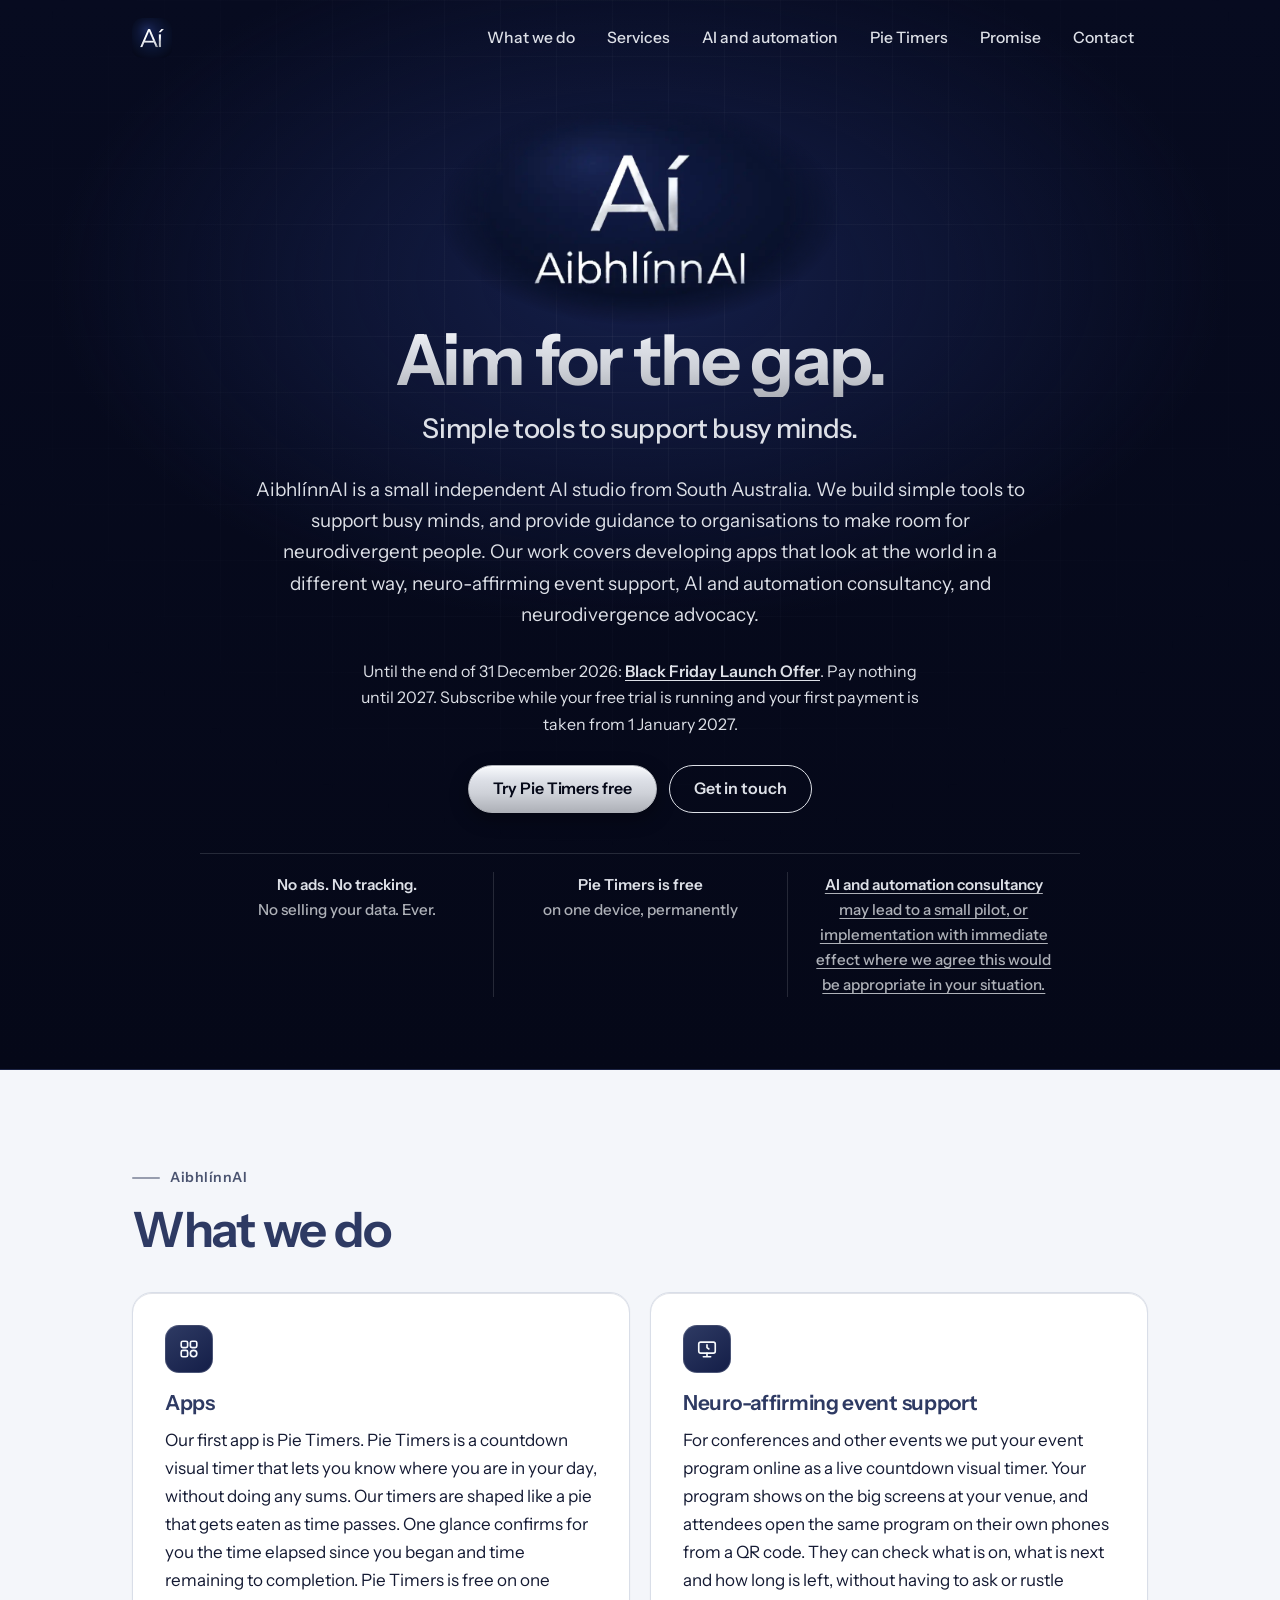
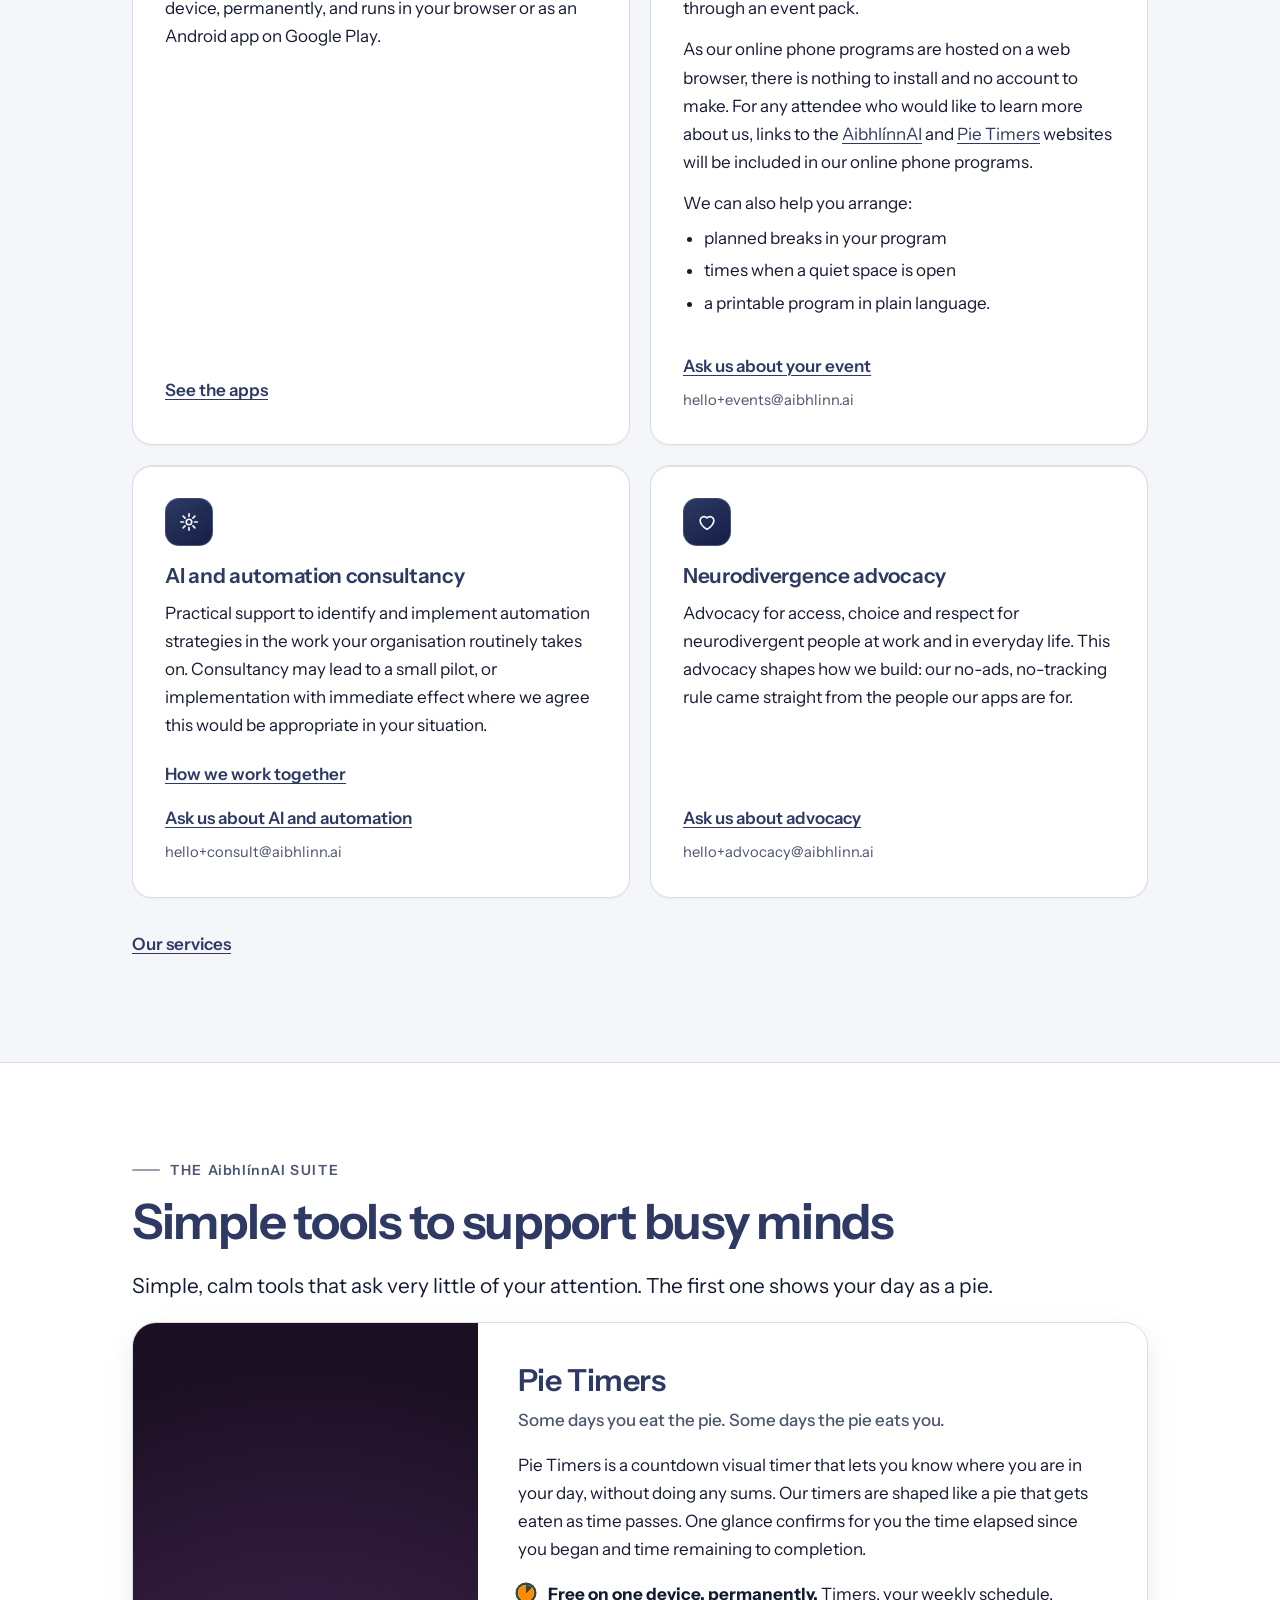
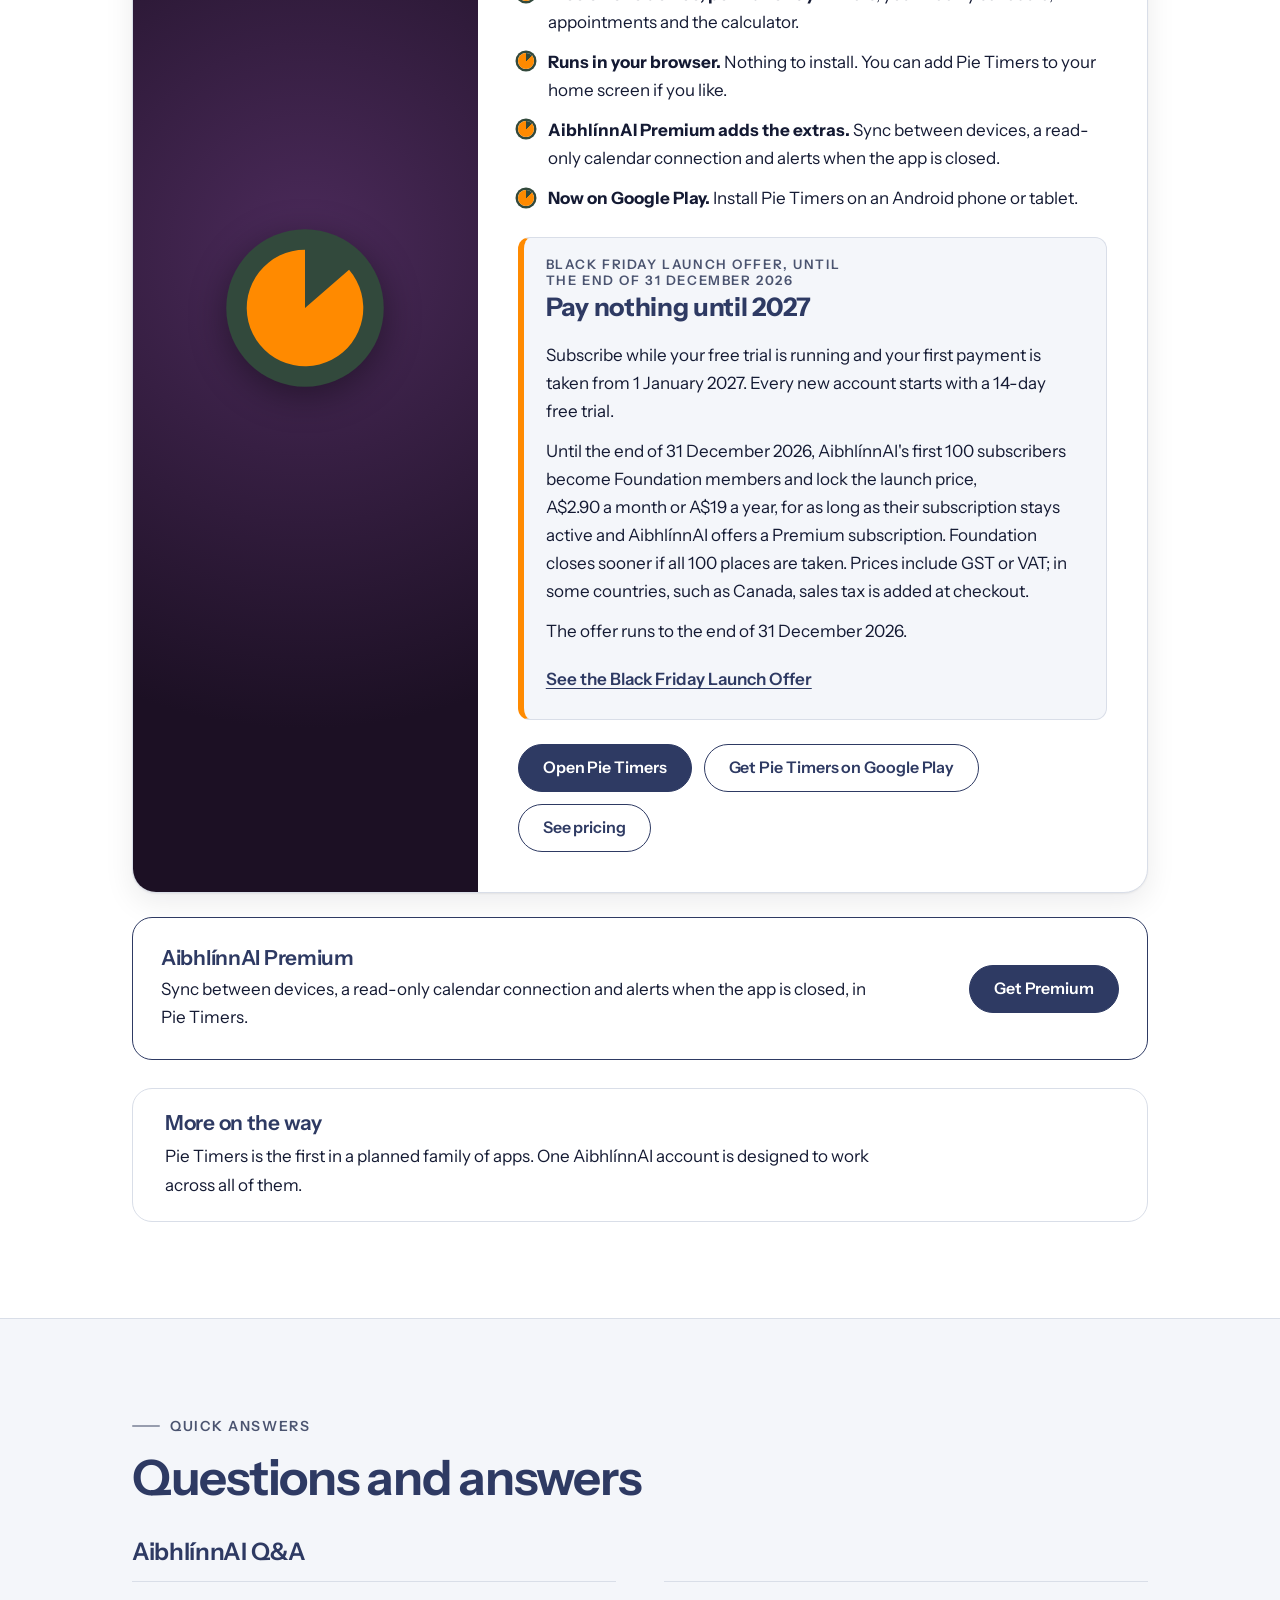
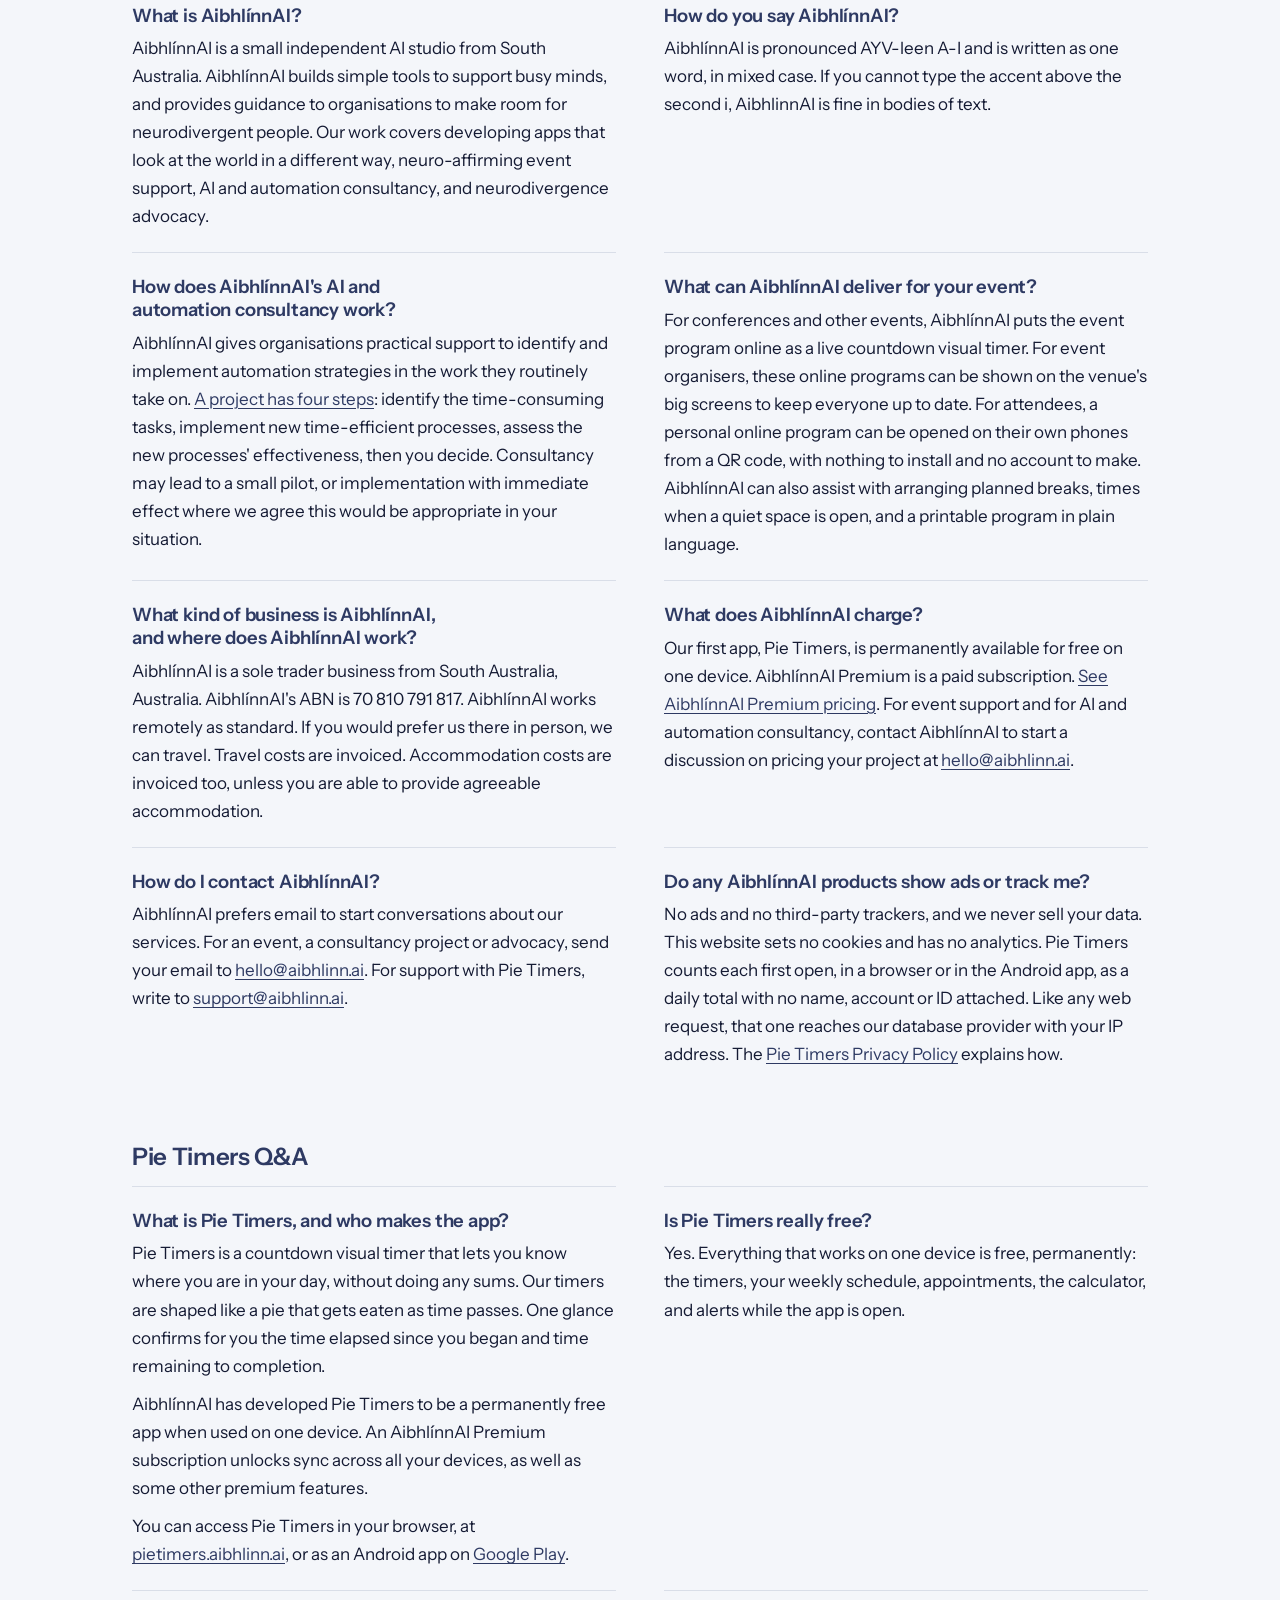
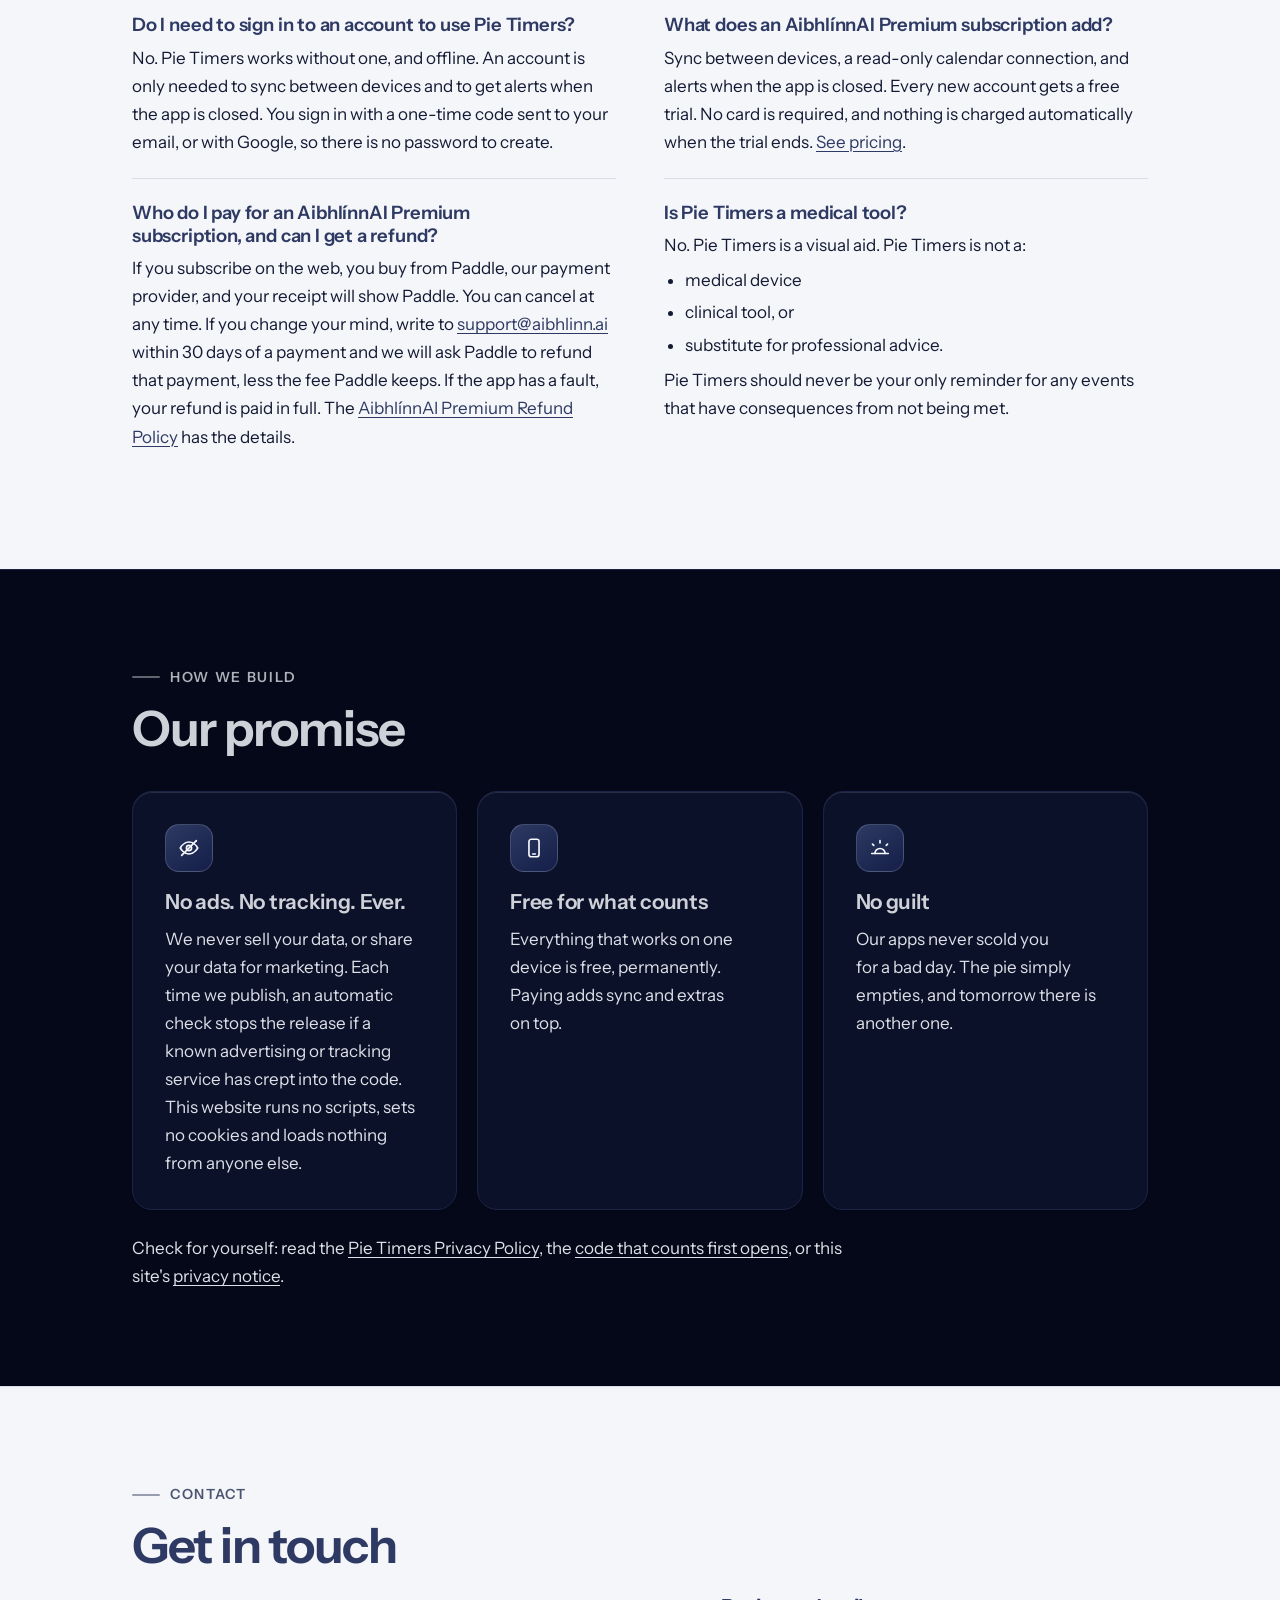
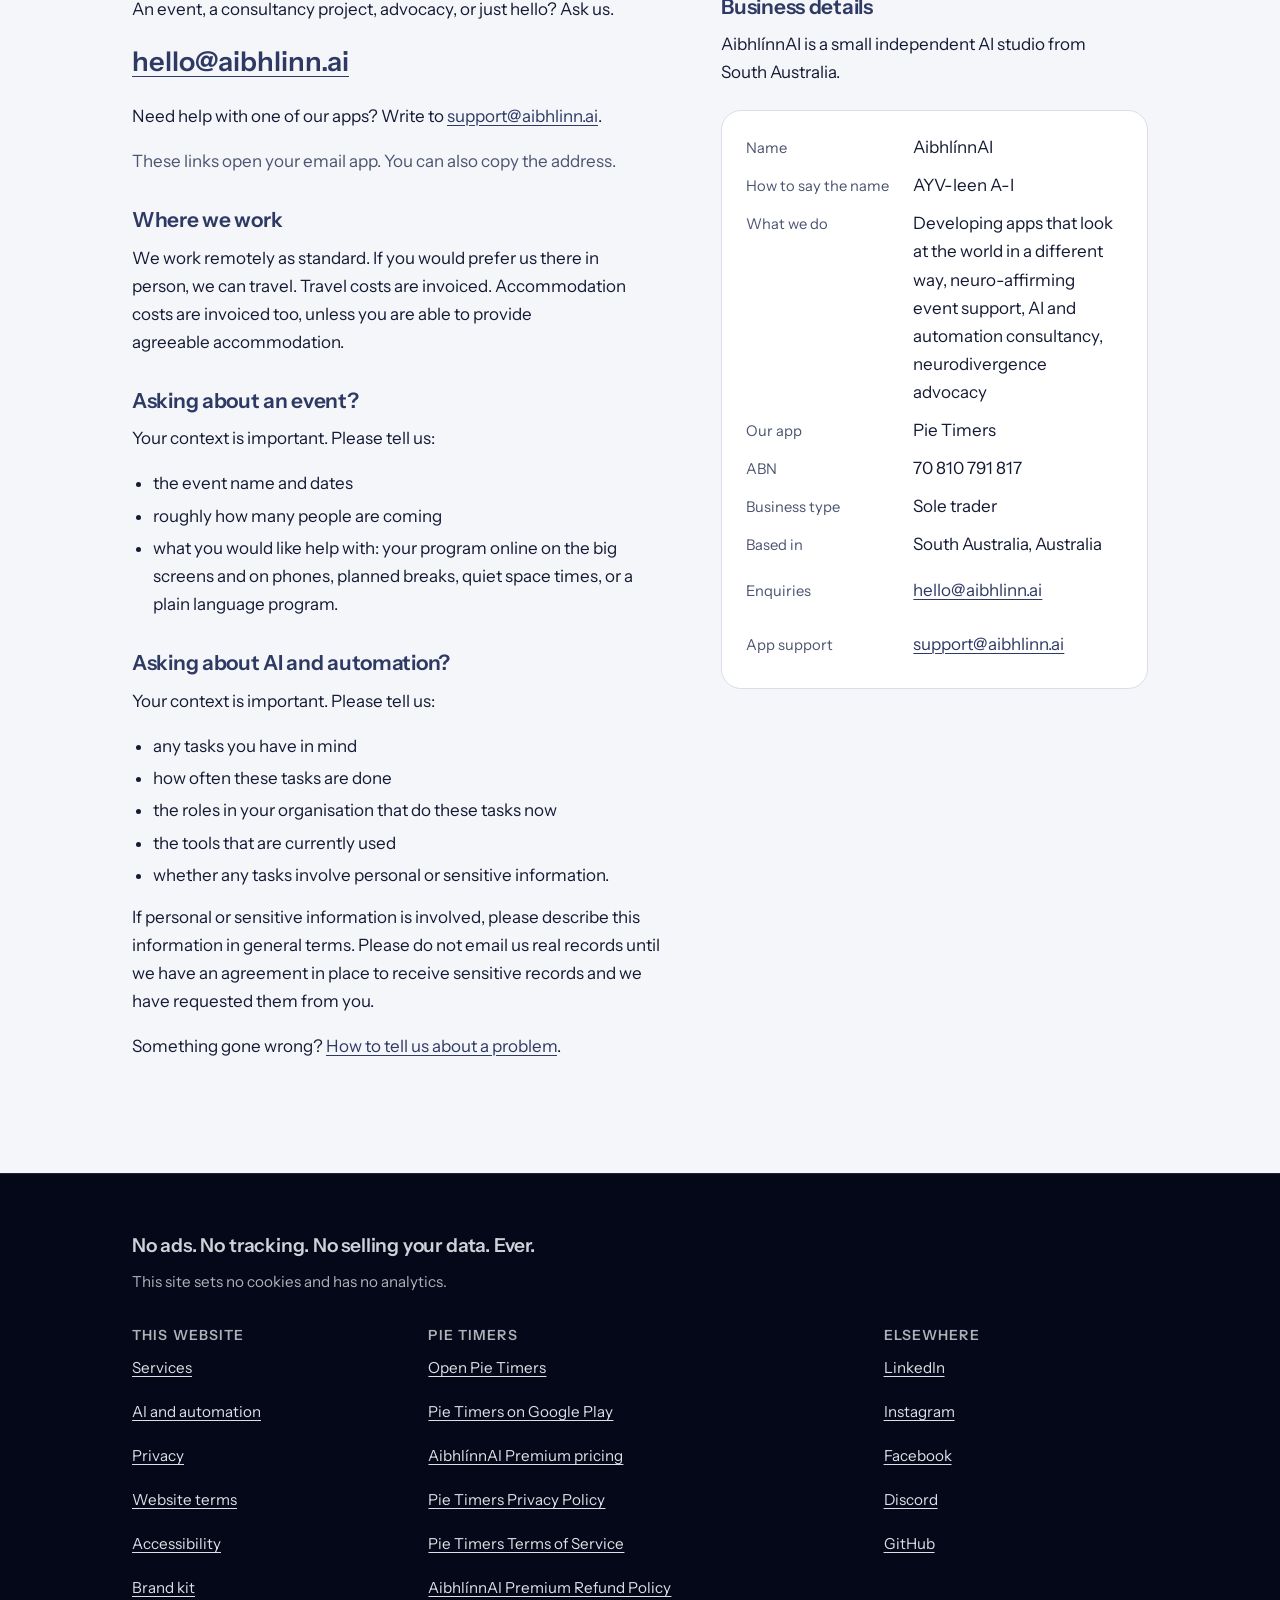
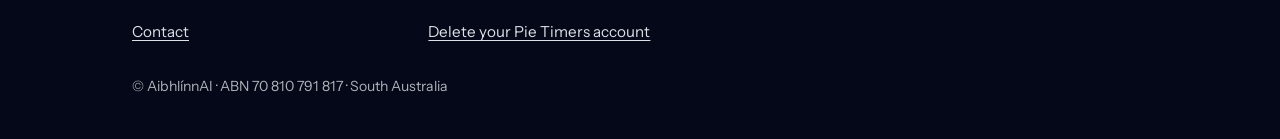
<file: index.html>
<!DOCTYPE html>
<html lang="en-AU">
<head>
<meta charset="utf-8">
<meta name="viewport" content="width=device-width, initial-scale=1, viewport-fit=cover">
<meta http-equiv="Content-Security-Policy" content="default-src 'none'; style-src 'self'; img-src 'self'; font-src 'self'; base-uri 'none'; form-action 'none'">
<meta name="referrer" content="no-referrer">
<meta name="format-detection" content="telephone=no">
<title>AibhlínnAI | Aim for the gap</title>
<meta name="description" content="AibhlínnAI is a small independent AI studio from South Australia. We build simple tools to support busy minds, and provide guidance to organisations to make room for neurodivergent people. Makers of Pie Timers.">
<link rel="canonical" href="https://aibhlinn.ai/">
<meta name="theme-color" content="#050818">
<meta name="color-scheme" content="light dark">
<link rel="icon" href="favicon.ico" sizes="16x16 32x32 48x48">
<link rel="icon" type="image/png" sizes="80x80" href="aibhlinn-mark-80.png">
<link rel="apple-touch-icon" href="apple-touch-icon.png">
<link rel="preload" href="fonts/instrument-sans-latin.woff2" as="font" type="font/woff2" crossorigin>
<link rel="stylesheet" href="site.css">

<!-- Link previews (WhatsApp, LinkedIn, Discord, Teams). The image and the
     URL must be absolute, so these assume the site is live at aibhlinn.ai. -->
<meta property="og:type" content="website">
<meta property="og:site_name" content="AibhlínnAI">
<meta property="og:title" content="AibhlínnAI | Aim for the gap">
<meta property="og:description" content="AibhlínnAI is a small independent AI studio from South Australia. We build simple tools to support busy minds, and provide guidance to organisations to make room for neurodivergent people.">
<meta property="og:url" content="https://aibhlinn.ai/">
<meta property="og:image" content="https://aibhlinn.ai/og-image.jpg">
<meta property="og:image:width" content="1200">
<meta property="og:image:height" content="630">
<meta property="og:image:type" content="image/jpeg">
<meta property="og:image:alt" content="The AibhlínnAI logo: a silver Aí monogram above the name, on deep navy.">
<meta property="og:locale" content="en_AU">
<meta name="twitter:card" content="summary_large_image">
<meta name="twitter:image:alt" content="The AibhlínnAI logo: a silver Aí monogram above the name, on deep navy.">

<!-- Data for search engines, not a script: nothing here runs. The
     alternate spelling is how most people will type the name.
     Pie Timers has no offers, price or rating fields on purpose. Do not
     add a price of 0 to quieten a rich-results warning. -->
<script type="application/ld+json">
{
  "@context": "https://schema.org",
  "@graph": [
    {
      "@type": "Organization",
      "@id": "https://aibhlinn.ai/#organisation",
      "name": "AibhlínnAI",
      "alternateName": "AibhlinnAI",
      "url": "https://aibhlinn.ai/",
      "slogan": "Aim for the gap. Simple tools to support busy minds.",
      "description": "AibhlínnAI is a small independent AI studio from South Australia. We build simple tools to support busy minds, and provide guidance to organisations to make room for neurodivergent people.",
      "image": "https://aibhlinn.ai/og-image.jpg",
      "logo": {
        "@type": "ImageObject",
        "url": "https://aibhlinn.ai/aibhlinn-mark-512.png",
        "width": 512,
        "height": 512
      },
      "email": "hello@aibhlinn.ai",
      "contactPoint": [
        {
          "@type": "ContactPoint",
          "contactType": "customer support",
          "email": "support@aibhlinn.ai"
        },
        {
          "@type": "ContactPoint",
          "contactType": "general enquiries",
          "email": "hello@aibhlinn.ai"
        }
      ],
      "taxID": "70 810 791 817",
      "identifier": {
        "@type": "PropertyValue",
        "propertyID": "ABN",
        "value": "70 810 791 817"
      },
      "address": {
        "@type": "PostalAddress",
        "addressRegion": "SA",
        "addressCountry": "AU"
      },
      "sameAs": [
        "https://www.linkedin.com/company/aibhlinnai/",
        "https://www.instagram.com/aibhlinnai/",
        "https://www.facebook.com/profile.php?id=61594621506691",
        "https://discord.gg/QBrc9UkZpZ",
        "https://github.com/AibhlinnAI"
      ],
      "knowsAbout": [
        "Countdown visual timers",
        "AibhlínnAI Premium",
        "App Suite",
        "Neurodivergence",
        "AI",
        "Automation"
      ]
    },
    {
      "@type": "WebSite",
      "@id": "https://aibhlinn.ai/#website",
      "url": "https://aibhlinn.ai/",
      "name": "AibhlínnAI",
      "alternateName": "AibhlinnAI",
      "inLanguage": "en-AU",
      "publisher": {
        "@id": "https://aibhlinn.ai/#organisation"
      }
    },
    {
      "@type": [
        "WebPage",
        "FAQPage"
      ],
      "@id": "https://aibhlinn.ai/#webpage",
      "url": "https://aibhlinn.ai/",
      "name": "AibhlínnAI | Aim for the gap",
      "description": "AibhlínnAI is a small independent AI studio from South Australia. We build simple tools to support busy minds, and provide guidance to organisations to make room for neurodivergent people. Makers of Pie Timers.",
      "inLanguage": "en-AU",
      "isPartOf": {
        "@id": "https://aibhlinn.ai/#website"
      },
      "about": {
        "@id": "https://aibhlinn.ai/#organisation"
      },
      "mainEntity": [
        {
          "@type": "Question",
          "name": "What is AibhlínnAI?",
          "acceptedAnswer": {
            "@type": "Answer",
            "text": "AibhlínnAI is a small independent AI studio from South Australia. AibhlínnAI builds simple tools to support busy minds, and provides guidance to organisations to make room for neurodivergent people. Our work covers developing apps that look at the world in a different way, neuro-affirming event support, AI and automation consultancy, and neurodivergence advocacy."
          }
        },
        {
          "@type": "Question",
          "name": "How do you say AibhlínnAI?",
          "acceptedAnswer": {
            "@type": "Answer",
            "text": "AibhlínnAI is pronounced AYV-leen A-I and is written as one word, in mixed case. If you cannot type the accent above the second i, AibhlinnAI is fine in bodies of text."
          }
        },
        {
          "@type": "Question",
          "name": "How does AibhlínnAI's AI and automation consultancy work?",
          "acceptedAnswer": {
            "@type": "Answer",
            "text": "AibhlínnAI gives organisations practical support to identify and implement automation strategies in the work they routinely take on. A project has four steps: identify the time-consuming tasks, implement new time-efficient processes, assess the new processes' effectiveness, then you decide. Consultancy may lead to a small pilot, or implementation with immediate effect where we agree this would be appropriate in your situation."
          }
        },
        {
          "@type": "Question",
          "name": "What can AibhlínnAI deliver for your event?",
          "acceptedAnswer": {
            "@type": "Answer",
            "text": "For conferences and other events, AibhlínnAI puts the event program online as a live countdown visual timer. For event organisers, these online programs can be shown on the venue's big screens to keep everyone up to date. For attendees, a personal online program can be opened on their own phones from a QR code, with nothing to install and no account to make. AibhlínnAI can also assist with arranging planned breaks, times when a quiet space is open, and a printable program in plain language."
          }
        },
        {
          "@type": "Question",
          "name": "What kind of business is AibhlínnAI, and where does AibhlínnAI work?",
          "acceptedAnswer": {
            "@type": "Answer",
            "text": "AibhlínnAI is a sole trader business from South Australia, Australia. AibhlínnAI's ABN is 70 810 791 817. AibhlínnAI works remotely as standard. If you would prefer us there in person, we can travel. Travel costs are invoiced. Accommodation costs are invoiced too, unless you are able to provide agreeable accommodation."
          }
        },
        {
          "@type": "Question",
          "name": "What does AibhlínnAI charge?",
          "acceptedAnswer": {
            "@type": "Answer",
            "text": "Our first app, Pie Timers, is permanently available for free on one device. AibhlínnAI Premium is a paid subscription. See AibhlínnAI Premium pricing. For event support and for AI and automation consultancy, contact AibhlínnAI to start a discussion on pricing your project at hello@aibhlinn.ai."
          }
        },
        {
          "@type": "Question",
          "name": "How do I contact AibhlínnAI?",
          "acceptedAnswer": {
            "@type": "Answer",
            "text": "AibhlínnAI prefers email to start conversations about our services. For an event, a consultancy project or advocacy, send your email to hello@aibhlinn.ai. For support with Pie Timers, write to support@aibhlinn.ai."
          }
        },
        {
          "@type": "Question",
          "name": "Do any AibhlínnAI products show ads or track me?",
          "acceptedAnswer": {
            "@type": "Answer",
            "text": "No ads and no third-party trackers, and we never sell your data. This website sets no cookies and has no analytics. Pie Timers counts each first open, in a browser or in the Android app, as a daily total with no name, account or ID attached. Like any web request, that one reaches our database provider with your IP address. The Pie Timers Privacy Policy explains how."
          }
        },
        {
          "@type": "Question",
          "name": "What is Pie Timers, and who makes the app?",
          "acceptedAnswer": {
            "@type": "Answer",
            "text": "Pie Timers is a countdown visual timer that lets you know where you are in your day, without doing any sums. Our timers are shaped like a pie that gets eaten as time passes. One glance confirms for you the time elapsed since you began and time remaining to completion. AibhlínnAI has developed Pie Timers to be a permanently free app when used on one device. An AibhlínnAI Premium subscription unlocks sync across all your devices, as well as some other premium features. You can access Pie Timers in your browser, at pietimers.aibhlinn.ai, or as an Android app on Google Play."
          }
        },
        {
          "@type": "Question",
          "name": "Is Pie Timers really free?",
          "acceptedAnswer": {
            "@type": "Answer",
            "text": "Yes. Everything that works on one device is free, permanently: the timers, your weekly schedule, appointments, the calculator, and alerts while the app is open."
          }
        },
        {
          "@type": "Question",
          "name": "Do I need to sign in to an account to use Pie Timers?",
          "acceptedAnswer": {
            "@type": "Answer",
            "text": "No. Pie Timers works without one, and offline. An account is only needed to sync between devices and to get alerts when the app is closed. You sign in with a one-time code sent to your email, or with Google, so there is no password to create."
          }
        },
        {
          "@type": "Question",
          "name": "What does an AibhlínnAI Premium subscription add?",
          "acceptedAnswer": {
            "@type": "Answer",
            "text": "Sync between devices, a read-only calendar connection, and alerts when the app is closed. Every new account gets a free trial. No card is required, and nothing is charged automatically when the trial ends. See pricing."
          }
        },
        {
          "@type": "Question",
          "name": "Who do I pay for an AibhlínnAI Premium subscription, and can I get a refund?",
          "acceptedAnswer": {
            "@type": "Answer",
            "text": "If you subscribe on the web, you buy from Paddle, our payment provider, and your receipt will show Paddle. You can cancel at any time. If you change your mind, write to support@aibhlinn.ai within 30 days of a payment and we will ask Paddle to refund that payment, less the fee Paddle keeps. If the app has a fault, your refund is paid in full. The AibhlínnAI Premium Refund Policy has the details."
          }
        },
        {
          "@type": "Question",
          "name": "Is Pie Timers a medical tool?",
          "acceptedAnswer": {
            "@type": "Answer",
            "text": "No. Pie Timers is a visual aid. Pie Timers is not a: medical device clinical tool, or substitute for professional advice. Pie Timers should never be your only reminder for any events that have consequences from not being met."
          }
        }
      ]
    },
    {
      "@type": "SoftwareApplication",
      "@id": "https://pietimers.aibhlinn.ai/#app",
      "name": "Pie Timers",
      "description": "Pie Timers is a countdown visual timer that lets you know where you are in your day, without doing any sums. Our timers are shaped like a pie that gets eaten as time passes. One glance confirms for you the time elapsed since you began and time remaining to completion.",
      "url": "https://pietimers.aibhlinn.ai/",
      "operatingSystem": "Android, Web browser",
      "installUrl": "https://play.google.com/store/apps/details?id=ai.aibhlinn.pietimers",
      "publisher": {
        "@id": "https://aibhlinn.ai/#organisation"
      },
      "creator": {
        "@id": "https://aibhlinn.ai/#organisation"
      }
    }
  ]
}
</script>
</head>
<body>
<a class="skip" href="#main">Skip to content</a>

<header class="hero">
  <nav class="bar wrap" aria-label="Main">
    <a class="brand" href="./" aria-label="AibhlínnAI home">
      <img src="aibhlinn-mark-80.png" width="40" height="40" alt="">
    </a>
    <ul class="nav-links">
      <li><a href="#what-we-do">What we do</a></li>
      <li><a href="services.html">Services</a></li>
      <li><a href="ai-automation.html">AI and automation</a></li>
      <li><a href="#pie-timers">Pie Timers</a></li>
      <li><a href="#promise">Promise</a></li>
      <li><a href="#contact">Contact</a></li>
    </ul>
  </nav>

  <div class="hero-body wrap">
    <h1 class="hero-logo">
      <picture>
        <source srcset="logo.webp" type="image/webp">
        <img src="logo.jpg" width="1024" height="576" alt="AibhlínnAI" fetchpriority="high">
      </picture>
    </h1>
    <p class="tagline">Aim for the gap.</p>
    <p class="tagline-sub">Simple tools to support busy minds.</p>
    <p class="lede">AibhlínnAI is a small independent AI studio from South
    Australia. We build simple tools to support busy minds, and provide guidance to organisations to make room for neurodivergent people.
    Our work covers developing apps that look at the world in a different way,
    <span class="nb">neuro-affirming</span> event support, AI and automation
    consultancy, and neurodivergence advocacy.</p>
    <!-- OFFER:START -->
    <!-- The offer line. Nobody has to remove it. This page has no
         JavaScript, so it cannot hide itself: a scheduled workflow,
         .github/workflows/retire-offer.yml, deletes everything between
         the two marker comments around it, markers included, once the
         Black Friday Launch Offer has closed at the end of
         31 December 2026. It does the same to the offer
         block in the Pie Timers card. Keep each marker comment on a line
         of its own, exactly as written, and keep whole elements between
         them. The line opens with its closing day, so it is not false
         if it lingers. It is about the first payment only, so it stays
         up if the 100 Foundation places fill sooner. It has no
         subscribe-by date, and none may be added. -->
    <p class="hero-offer">Until the end of 31&nbsp;December&nbsp;2026:
    <a href="#offer">Black Friday Launch Offer</a>.
    Pay nothing until 2027. Subscribe while your free trial is running and
    your first payment is taken from 1&nbsp;January&nbsp;2027.</p>
    <!-- OFFER:END -->
    <div class="actions">
      <a class="btn btn-metal" href="https://pietimers.aibhlinn.ai/">Try Pie Timers free</a>
      <a class="btn btn-ghost" href="#contact">Get in touch</a>
    </div>
  </div>

  <!-- Three facts, each already said further down this page. -->
  <div class="wrap">
    <ul class="hero-facts" role="list">
      <li><strong>No ads. No tracking.</strong> No selling your data. Ever.</li>
      <li><strong>Pie Timers is free</strong> on one device, permanently</li>
      <li><a href="ai-automation.html"><strong>AI and automation consultancy</strong> may lead to a small pilot, or implementation with immediate effect where we agree this would be appropriate in your situation.</a></li>
    </ul>
  </div>
</header>

<main id="main" tabindex="-1">

  <!-- The four functional areas of AibhlínnAI. "Simple tools to support
       busy minds" belongs to the app suite only, never to the company. -->
  <section class="section" id="what-we-do" aria-labelledby="wwd-title">
    <div class="wrap">
      <p class="eyebrow"><span class="name">AibhlínnAI</span></p>
      <h2 id="wwd-title">What we do</h2>
      <div class="grid grid--four">
        <div class="card">
          <div class="icon" aria-hidden="true"><svg viewBox="0 0 24 24" fill="none" stroke="currentColor" stroke-width="1.8" stroke-linecap="round" stroke-linejoin="round"><rect x="3.5" y="3.5" width="7" height="7" rx="1.8"/><rect x="13.5" y="3.5" width="7" height="7" rx="1.8"/><rect x="3.5" y="13.5" width="7" height="7" rx="1.8"/><circle cx="17" cy="17" r="3.5"/></svg></div>
          <h3>Apps</h3>
          <p>Our first app is Pie Timers. Pie Timers is a countdown visual timer that lets you know where you are in your day, without doing any sums. Our timers are shaped like a pie that gets eaten as time passes. One glance confirms for you the time elapsed since you began and time remaining to completion. Pie Timers is
          free on one device, permanently, and runs in your browser or as
          an Android app on Google Play.</p>
          <p class="card-link"><a href="#apps">See the apps</a></p>
        </div>
        <div class="card">
          <div class="icon" aria-hidden="true"><svg viewBox="0 0 24 24" fill="none" stroke="currentColor" stroke-width="1.8" stroke-linecap="round" stroke-linejoin="round"><rect x="3" y="4.5" width="18" height="12" rx="2"/><path d="M8 20.5h8M12 16.5v4"/><path d="M12 7.5v3l2 1.5"/></svg></div>
          <h3>Neuro-affirming event support</h3>
          <p>For conferences and other events we put your event program online as a live countdown visual timer. Your program shows on the big screens at your venue, and attendees open the same program on their own phones from a QR code. They can check what is on, what is next and how long is left, without having to ask or rustle through an event pack.</p>
          <p>As our online phone programs are hosted on a web browser, there is nothing to install and no account to make. For any attendee who would like to learn more about us, links to the <a href="https://aibhlinn.ai/">AibhlínnAI</a> and <a href="https://pietimers.aibhlinn.ai/">Pie Timers</a> websites will be included in our online phone programs.</p>
          <p>We can also help you arrange:</p>
          <ul class="card-list">
            <li>planned breaks in your program</li>
            <li>times when a quiet space is open</li>
            <li>a printable program in plain language.</li>
          </ul>
          <p class="card-link"><a href="mailto:hello+events@aibhlinn.ai?subject=Neuro-affirming%20event%20support">Ask us about your event</a><span class="addr">hello+events@aibhlinn.ai</span></p>
        </div>
        <div class="card">
          <div class="icon" aria-hidden="true"><svg viewBox="0 0 24 24" fill="none" stroke="currentColor" stroke-width="1.8" stroke-linecap="round" stroke-linejoin="round"><path d="M12 3v3M12 18v3M3 12h3M18 12h3M5.6 5.6l2.1 2.1M16.3 16.3l2.1 2.1M5.6 18.4l2.1-2.1M16.3 7.7l2.1-2.1"/><circle cx="12" cy="12" r="3"/></svg></div>
          <h3>AI and automation consultancy</h3>
          <p>Practical support to identify and implement automation strategies in the work your organisation routinely takes on. Consultancy may lead to a small pilot, or implementation with immediate effect where we agree this would be appropriate in your situation.</p>
          <p class="card-link"><a href="ai-automation.html">How we work together</a></p>
          <p class="card-link card-link--second"><a href="mailto:hello+consult@aibhlinn.ai?subject=AI%20and%20automation">Ask us about AI and automation</a><span class="addr">hello+consult@aibhlinn.ai</span></p>
        </div>
        <div class="card">
          <div class="icon" aria-hidden="true"><svg viewBox="0 0 24 24" fill="none" stroke="currentColor" stroke-width="1.8" stroke-linecap="round" stroke-linejoin="round"><path d="M12 20s-7.5-4.6-7.5-10A4.3 4.3 0 0 1 12 7.6 4.3 4.3 0 0 1 19.5 10c0 5.4-7.5 10-7.5 10z"/></svg></div>
          <h3>Neurodivergence advocacy</h3>
          <p>Advocacy for access, choice and respect for neurodivergent
          people at work and in everyday life. This advocacy
          shapes how we build: our
          no-ads, no-tracking rule came straight from the people our apps
          are for.</p>
          <p class="card-link"><a href="mailto:hello+advocacy@aibhlinn.ai?subject=Neurodivergence%20advocacy">Ask us about advocacy</a><span class="addr">hello+advocacy@aibhlinn.ai</span></p>
        </div>
      </div>
      <p class="more"><a href="services.html">Our services</a></p>
    </div>
  </section>

  <!-- OFFER:START -->
  <!-- While the Black Friday Launch Offer runs, this section quotes the
       launch price and the offer's dates. Both also live in several
       places in pie-timers-app that must move together (see its
       CLAUDE.md and this repo's README.md). The offer block takes itself
       down (.github/workflows/retire-offer.yml), and this note goes with
       it. Outside an offer, link to https://premium.aibhlinn.ai instead
       of quoting a price: README.md keeps that rule. -->
  <!-- OFFER:END -->
  <!-- The standing rule for this section, with or without an offer:
       outside an offer, no prices and no dates. Both live in several
       places that must move together (see CLAUDE.md in pie-timers-app).
       Link to https://premium.aibhlinn.ai instead of quoting a price. -->
  <section class="section section--alt" id="apps" aria-labelledby="apps-title">
    <div class="wrap">
      <p class="eyebrow">The <span class="name">AibhlínnAI</span> suite</p>
      <h2 id="apps-title">Simple tools to support busy minds</h2>
      <p class="intro">Simple, calm tools that ask very little of your
      attention. The first one shows your day as a pie.</p>

      <article class="app-card" id="pie-timers" aria-labelledby="pt-title">
        <div class="app-tile" aria-hidden="true">
          <!-- The app's own mark, from app/index.html. -->
          <svg viewBox="0 0 32 32">
            <circle cx="16" cy="16" r="15" fill="#32493C"/>
            <path d="M16 16 24.39 8.73A11.1 11.1 0 1 1 16 4.9z" fill="#FF8A00"/>
          </svg>
        </div>
        <div class="app-body">
          <h3 id="pt-title">Pie Timers</h3>
          <p class="app-tagline">Some days you eat the pie. Some days the pie eats you.</p>
          <p>Pie Timers is a countdown visual timer that lets you know where you are in your day, without doing any sums. Our timers are shaped like a pie that gets eaten as time passes. One glance confirms for you the time elapsed since you began and time remaining to completion.</p>
          <ul class="ticks">
            <li><strong>Free on one device, permanently.</strong> Timers, your
            weekly schedule, appointments and the calculator.</li>
            <li><strong>Runs in your browser.</strong> Nothing to install. You
            can add Pie Timers to your home screen if you like.</li>
            <li><strong>AibhlínnAI Premium adds the extras.</strong> Sync between
            devices, a read-only calendar connection and alerts when the app is
            closed.</li>
            <li><strong>Now on Google Play.</strong> Install Pie Timers on an
            Android phone or tablet.</li>
          </ul>
          <!-- OFFER:START -->
          <!-- The offer block. Nobody has to remove it. The scheduled
               workflow .github/workflows/retire-offer.yml deletes
               everything between the two marker comments around it,
               markers included, once the Black Friday Launch Offer has
               closed at the end of 31 December 2026,
               together with the offer line in the hero. Keep each marker
               comment on a line of its own, exactly as written, and keep
               whole elements between them.

               The Foundation paragraph has a second pair of markers of
               its own. If all 100 Foundation places are taken sooner,
               run the workflow by hand with "foundation_only" ticked
               (README.md says how): it deletes that one paragraph and
               leaves the rest, because a full Foundation does not end
               "Pay nothing until 2027". Everything about Foundation is
               in that one paragraph, on purpose.

               The hero line, the heading and the Foundation paragraph
               each say which day the offer ends, and nothing in the
               block goes false if it lingers: the hook and its condition
               are about the first payment, and that rule has no cut-off.
               The hook has no subscribe-by date,
               and none may be added: it is true for anyone who
               subscribes while their free trial is running. The price
               and dates here must match pie-timers-app (see README.md,
               "Prices and dates"). -->
          <aside class="offer" id="offer" aria-labelledby="offer-title">
            <h4 id="offer-title">Black Friday Launch Offer, until the end of 31&nbsp;December&nbsp;2026</h4>
            <p class="offer-hook">Pay nothing until 2027</p>
            <p>Subscribe while your free trial is running and your first
            payment is taken from 1&nbsp;January&nbsp;2027. Every new
            account starts with a 14-day free trial.</p>
            <!-- FOUNDATION:START -->
            <p>Until the end of 31&nbsp;December&nbsp;2026,
            AibhlínnAI's first 100 subscribers become Foundation members
            and lock the launch price, A$2.90&nbsp;a&nbsp;month or
            A$19&nbsp;a&nbsp;year, for as long as their subscription stays
            active and AibhlínnAI offers a Premium subscription. Foundation
            closes sooner if all 100 places are taken. Prices include GST
            or VAT; in some countries, such as Canada, sales tax is added at
            checkout.</p>
            <!-- FOUNDATION:END -->
            <p>The offer runs to the end of 31&nbsp;December&nbsp;2026.</p>
            <p class="card-link"><a href="https://pietimers.aibhlinn.ai/foundation.html">See the Black Friday Launch Offer</a></p>
          </aside>
          <!-- OFFER:END -->
          <div class="actions">
            <a class="btn btn-primary" href="https://pietimers.aibhlinn.ai/">Open Pie Timers</a>
            <a class="btn btn-ghost" href="https://play.google.com/store/apps/details?id=ai.aibhlinn.pietimers">Get Pie Timers on Google Play</a>
            <a class="btn btn-ghost" href="https://premium.aibhlinn.ai/">See pricing</a>
          </div>
        </div>
      </article>

      <aside class="premium-ad" aria-labelledby="premium-ad-title">
        <div>
          <h3 id="premium-ad-title">AibhlínnAI Premium</h3>
          <p>Sync between devices, a read-only calendar connection and
          alerts when the app is closed, in Pie Timers.</p>
        </div>
        <a class="btn btn-primary" href="https://premium.aibhlinn.ai/">Get Premium</a>
      </aside>

      <div class="next">
        <h3>More on the way</h3>
        <p>Pie Timers is the first in a planned family of apps. One AibhlínnAI
        account is designed to work across all of them.</p>
      </div>
    </div>
  </section>

  <section class="section" id="questions" aria-labelledby="q-title">
    <div class="wrap">
      <p class="eyebrow">Quick answers</p>
      <h2 id="q-title">Questions and answers</h2>
<!-- Short answers about AibhlínnAI and Pie Timers. Each one names
           AibhlínnAI or Pie Timers in full and can be read alone, because
           search and answer engines quote single sentences. Every fact here
           is said elsewhere on this site: change them together. The FAQPage
           data in the head repeats every question and answer on this page,
           word for word, and the deploy guard checks that. The Pie Timers
           answers restate the published Pie Timers terms and privacy
           policy. No price, no trial length and no date here. -->
      <h3 class="faq-group" id="answers">AibhlínnAI Q&amp;A</h3>
      <div class="faq">
        <div class="faq-item">
          <h4>What is AibhlínnAI?</h4>
          <p>AibhlínnAI is a small independent AI studio from South Australia. AibhlínnAI builds simple tools to support busy minds, and provides guidance to organisations to make room for neurodivergent people. Our work covers developing apps that look at the world in a different way, neuro-affirming event support, AI and automation consultancy, and neurodivergence advocacy.</p>
        </div>
        <div class="faq-item">
          <h4>How do you say AibhlínnAI?</h4>
          <p>AibhlínnAI is pronounced AYV-leen A-I and is written as one word, in mixed case. If you cannot type the accent above the second i, AibhlinnAI is fine in bodies of text.</p>
        </div>
        <div class="faq-item">
          <h4>How does AibhlínnAI's AI and automation consultancy work?</h4>
          <p>AibhlínnAI gives organisations practical support to identify and implement automation strategies in the work they routinely take on. <a href="ai-automation.html">A project has four steps</a>: identify the time-consuming tasks, implement new time-efficient processes, assess the new processes' effectiveness, then you decide. Consultancy may lead to a small pilot, or implementation with immediate effect where we agree this would be appropriate in your situation.</p>
        </div>
        <div class="faq-item">
          <h4>What can AibhlínnAI deliver for your event?</h4>
          <p>For conferences and other events, AibhlínnAI puts the event program online as a live countdown visual timer. For event organisers, these online programs can be shown on the venue's big screens to keep everyone up to date. For attendees, a personal online program can be opened on their own phones from a QR code, with nothing to install and no account to make. AibhlínnAI can also assist with arranging planned breaks, times when a quiet space is open, and a printable program in plain language.</p>
        </div>
        <div class="faq-item">
          <h4>What kind of business is AibhlínnAI, and where does AibhlínnAI work?</h4>
          <p>AibhlínnAI is a sole trader business from South Australia, Australia. AibhlínnAI's ABN is 70&nbsp;810&nbsp;791&nbsp;817. AibhlínnAI works remotely as standard. If you would prefer us there in person, we can travel. Travel costs are invoiced. Accommodation costs are invoiced too, unless you are able to provide agreeable accommodation.</p>
        </div>
        <div class="faq-item">
          <h4>What does AibhlínnAI charge?</h4>
          <p>Our first app, Pie Timers, is permanently available for free on one device. AibhlínnAI Premium is a paid subscription. <a href="https://premium.aibhlinn.ai/">See AibhlínnAI Premium pricing</a>. For event support and for AI and automation consultancy, contact AibhlínnAI to start a discussion on pricing your project at <a href="mailto:hello@aibhlinn.ai">hello@aibhlinn.ai</a>.</p>
        </div>
        <div class="faq-item">
          <h4>How do I contact AibhlínnAI?</h4>
          <p>AibhlínnAI prefers email to start conversations about our services. For an event, a consultancy project or advocacy, send your email to <a href="mailto:hello@aibhlinn.ai">hello@aibhlinn.ai</a>. For support with Pie Timers, write to <a href="mailto:support@aibhlinn.ai">support@aibhlinn.ai</a>.</p>
        </div>
        <div class="faq-item">
          <h4>Do any AibhlínnAI products show ads or track me?</h4>
          <p>No ads and no third-party trackers, and we never sell your data. This website sets no cookies and has no analytics. Pie Timers counts each first open, in a browser or in the Android app, as a daily total with no name, account or ID attached. Like any web request, that one reaches our database provider with your IP address. The <a href="https://pietimers.aibhlinn.ai/privacy.html">Pie Timers Privacy Policy</a> explains how.</p>
        </div>
      </div>

      <h3 class="faq-group" id="questions-pie-timers">Pie Timers Q&amp;A</h3>
      <div class="faq">
        <div class="faq-item">
          <h4>What is Pie Timers, and who makes the app?</h4>
          <p>Pie Timers is a countdown visual timer that lets you know where you are in your day, without doing any sums. Our timers are shaped like a pie that gets eaten as time passes. One glance confirms for you the time elapsed since you began and time remaining to completion.</p>
          <p>AibhlínnAI has developed Pie Timers to be a permanently free app when used on one device. An AibhlínnAI Premium subscription unlocks sync across all your devices, as well as some other premium features.</p>
          <p>You can access Pie Timers in your browser, at <a href="https://pietimers.aibhlinn.ai/">pietimers.aibhlinn.ai</a>, or as an Android app on <a href="https://play.google.com/store/apps/details?id=ai.aibhlinn.pietimers">Google Play</a>.</p>
        </div>
        <div class="faq-item">
          <h4>Is Pie Timers really free?</h4>
          <p>Yes. Everything that works on one device is free, permanently: the timers, your weekly schedule, appointments, the calculator, and alerts while the app is open.</p>
        </div>
        <div class="faq-item">
          <h4>Do I need to sign in to an account to use Pie Timers?</h4>
          <p>No. Pie Timers works without one, and offline. An account is only needed to sync between devices and to get alerts when the app is closed. You sign in with a one-time code sent to your email, or with Google, so there is no password to create.</p>
        </div>
        <div class="faq-item">
          <h4>What does an AibhlínnAI Premium subscription add?</h4>
          <p>Sync between devices, a read-only calendar connection, and alerts when the app is closed. Every new account gets a free trial. No card is required, and nothing is charged automatically when the trial ends. <a href="https://premium.aibhlinn.ai/">See pricing</a>.</p>
        </div>
        <div class="faq-item">
          <h4>Who do I pay for an AibhlínnAI Premium subscription, and can I get a refund?</h4>
          <p>If you subscribe on the web, you buy from Paddle, our payment provider, and your receipt will show Paddle. You can cancel at any time. If you change your mind, write to <a href="mailto:support@aibhlinn.ai">support@aibhlinn.ai</a> within 30 days of a payment and we will ask Paddle to refund that payment, less the fee Paddle keeps. If the app has a fault, your refund is paid in full. The <a href="https://pietimers.aibhlinn.ai/terms.html#refunds">AibhlínnAI Premium Refund Policy</a> has the details.</p>
        </div>
        <div class="faq-item">
          <h4>Is Pie Timers a medical tool?</h4>
          <p>No. Pie Timers is a visual aid. Pie Timers is not a:</p>
          <ul class="card-list">
            <li>medical device</li>
            <li>clinical tool, or</li>
            <li>substitute for professional advice.</li>
          </ul>
          <p>Pie Timers should never be your only reminder for any events that have consequences from not being met.</p>
        </div>
      </div>
    </div>
  </section>

  <section class="section section--navy" id="promise" aria-labelledby="promise-title">
    <div class="wrap">
      <p class="eyebrow">How we build</p>
      <h2 id="promise-title">Our promise</h2>
      <div class="grid">
        <div class="card">
          <div class="icon" aria-hidden="true">
            <svg viewBox="0 0 24 24" fill="none" stroke="currentColor" stroke-width="1.8" stroke-linecap="round" stroke-linejoin="round"><path d="M2.5 12s3.5-6.5 9.5-6.5 9.5 6.5 9.5 6.5-3.5 6.5-9.5 6.5S2.5 12 2.5 12z"/><circle cx="12" cy="12" r="2.8"/><path d="M4 20 20 4"/></svg>
          </div>
          <h3>No ads. No tracking. Ever.</h3>
          <p>We never sell your data, or share your data for marketing. Each time we publish, an
          automatic check stops the release if a known advertising or tracking
          service has crept into the code. This website runs no scripts, sets
          no cookies and loads nothing from anyone else.</p>
        </div>
        <div class="card">
          <div class="icon" aria-hidden="true">
            <svg viewBox="0 0 24 24" fill="none" stroke="currentColor" stroke-width="1.8" stroke-linecap="round" stroke-linejoin="round"><rect x="6.5" y="2.5" width="11" height="19" rx="2.5"/><path d="M10.5 18.5h3"/></svg>
          </div>
          <h3>Free for what counts</h3>
          <p>Everything that works on one device is free, permanently. Paying
          adds sync and extras on top.</p>
        </div>
        <div class="card">
          <div class="icon" aria-hidden="true">
            <svg viewBox="0 0 24 24" fill="none" stroke="currentColor" stroke-width="1.8" stroke-linecap="round" stroke-linejoin="round"><path d="M3 18h18"/><path d="M6.5 18a5.5 5.5 0 0 1 11 0"/><path d="M12 6.5V4M5.2 9.2 3.8 7.8M18.8 9.2l1.4-1.4"/></svg>
          </div>
          <h3>No guilt</h3>
          <p>Our apps never scold you for a bad day. The pie simply empties,
          and tomorrow there is another one.</p>
        </div>
      </div>
      <p class="proof">Check for yourself: read the
      <a href="https://pietimers.aibhlinn.ai/privacy.html">Pie Timers Privacy Policy</a>,
      the <a href="https://pietimers.aibhlinn.ai/visits.js">code that counts first opens</a>,
      or this site's <a href="privacy.html">privacy notice</a>.</p>
    </div>
  </section>

  <section class="section" id="contact" aria-labelledby="contact-title">
    <div class="wrap">
      <p class="eyebrow">Contact</p>
      <h2 id="contact-title">Get in touch</h2>
      <div class="contact-cols">
      <div class="contact-main">
      <p>An event, a consultancy project, advocacy, or just hello? Ask us.</p>
      <p><a class="email" href="mailto:hello@aibhlinn.ai">hello@aibhlinn.ai</a></p>
      <p>Need help with one of our apps? Write to
      <a href="mailto:support@aibhlinn.ai">support@aibhlinn.ai</a>.</p>
      <p class="muted">These links open your email app. You can also copy
      the address.</p>

      <h3>Where we work</h3>
      <p>We work remotely as standard. If you would prefer us there in person, we can travel. Travel costs are invoiced. Accommodation costs are invoiced too, unless you are able to provide agreeable accommodation.</p>

      <h3>Asking about an event?</h3>
      <p>Your context is important. Please tell us:</p>
      <ul class="card-list">
        <li>the event name and dates</li>
        <li>roughly how many people are coming</li>
        <li>what you would like help with: your program online on the
        big screens and on phones, planned breaks, quiet space times, or
        a plain language program.</li>
      </ul>
      <h3>Asking about AI and automation?</h3>
      <p>Your context is important. Please tell us:</p>
      <ul class="card-list">
        <li>any tasks you have in mind</li>
        <li>how often these tasks are done</li>
        <li>the roles in your organisation that do these tasks now</li>
        <li>the tools that are currently used</li>
        <li>whether any tasks involve personal or sensitive information.</li>
      </ul>
      <p>If personal or sensitive information is involved, please describe
      this information in general terms. Please do not email us real
      records until we have an agreement in place to receive sensitive
      records and we have requested them from you.</p>
      <p>Something gone wrong?
      <a href="terms.html#problems">How to tell us about a problem</a>.</p>
      </div>

      <div class="contact-side">
      <!-- "ABN" and its number sit in separate elements on purpose: the
           deploy guard fails when the letters are followed by a plain
           space and a digit. -->
      <h3>Business details</h3>
      <p>AibhlínnAI is a small independent AI studio from South Australia.</p>
      <dl class="facts">
        <dt>Name</dt><dd>AibhlínnAI</dd>
        <dt>How to say the name</dt><dd>AYV-leen A-I</dd>
        <dt>What we do</dt><dd>Developing apps that look at the world in a different way, neuro-affirming event support, AI and automation consultancy, neurodivergence advocacy</dd>
        <dt>Our app</dt><dd>Pie Timers</dd>
        <dt>ABN</dt><dd>70&nbsp;810&nbsp;791&nbsp;817</dd>
        <dt>Business type</dt><dd>Sole trader</dd>
        <dt>Based in</dt><dd>South Australia, Australia</dd>
        <dt>Enquiries</dt><dd><a href="mailto:hello@aibhlinn.ai">hello@aibhlinn.ai</a></dd>
        <dt>App support</dt><dd><a href="mailto:support@aibhlinn.ai">support@aibhlinn.ai</a></dd>
      </dl>
      </div>
      </div>
    </div>
  </section>

</main>

<footer class="foot">
  <div class="wrap">
    <p class="promise">No ads. No tracking. No selling your data. Ever.</p>
    <p>This site sets no cookies and has no analytics.</p>
    <div class="foot-groups">
      <nav aria-labelledby="foot-site">
        <h2 class="foot-label" id="foot-site">This website</h2>
        <ul class="foot-list">
          <li><a href="services.html">Services</a></li>
          <li><a href="ai-automation.html">AI and automation</a></li>
          <li><a href="privacy.html">Privacy</a></li>
          <li><a href="terms.html">Website terms</a></li>
          <li><a href="accessibility.html">Accessibility</a></li>
          <li><a href="brand.html">Brand kit</a></li>
          <li><a href="./#contact">Contact</a></li>
        </ul>
      </nav>
      <nav aria-labelledby="foot-pt">
        <h2 class="foot-label" id="foot-pt">Pie Timers</h2>
        <ul class="foot-list">
          <li><a href="https://pietimers.aibhlinn.ai/">Open Pie Timers</a></li>
          <li><a href="https://play.google.com/store/apps/details?id=ai.aibhlinn.pietimers">Pie Timers on Google Play</a></li>
          <li><a href="https://premium.aibhlinn.ai/">AibhlínnAI Premium pricing</a></li>
          <li><a href="https://pietimers.aibhlinn.ai/privacy.html">Pie Timers Privacy Policy</a></li>
          <li><a href="https://pietimers.aibhlinn.ai/terms.html">Pie Timers Terms of Service</a></li>
          <li><a href="https://pietimers.aibhlinn.ai/terms.html#refunds">AibhlínnAI Premium Refund Policy</a></li>
          <li><a href="https://pietimers.aibhlinn.ai/privacy.html#delete">Delete your Pie Timers account</a></li>
        </ul>
      </nav>
      <!-- Plain links only. An embedded feed or share button would load the
           platform's tracking code onto this page and break the promise
           above. rel="me" says these accounts belong to this site. -->
      <nav aria-labelledby="foot-else">
        <h2 class="foot-label" id="foot-else">Elsewhere</h2>
        <ul class="foot-list">
          <li><a href="https://www.linkedin.com/company/aibhlinnai/" rel="me noopener">LinkedIn</a></li>
          <li><a href="https://www.instagram.com/aibhlinnai/" rel="me noopener">Instagram</a></li>
          <li><a href="https://www.facebook.com/profile.php?id=61594621506691" rel="me noopener">Facebook</a></li>
          <li><a href="https://discord.gg/QBrc9UkZpZ" rel="me noopener">Discord</a></li>
          <li><a href="https://github.com/AibhlinnAI" rel="me noopener">GitHub</a></li>
        </ul>
      </nav>
    </div>
    <p class="fine">© AibhlínnAI · ABN&nbsp;70&nbsp;810&nbsp;791&nbsp;817 · South Australia</p>
  </div>
</footer>
</body>
</html>
</file>
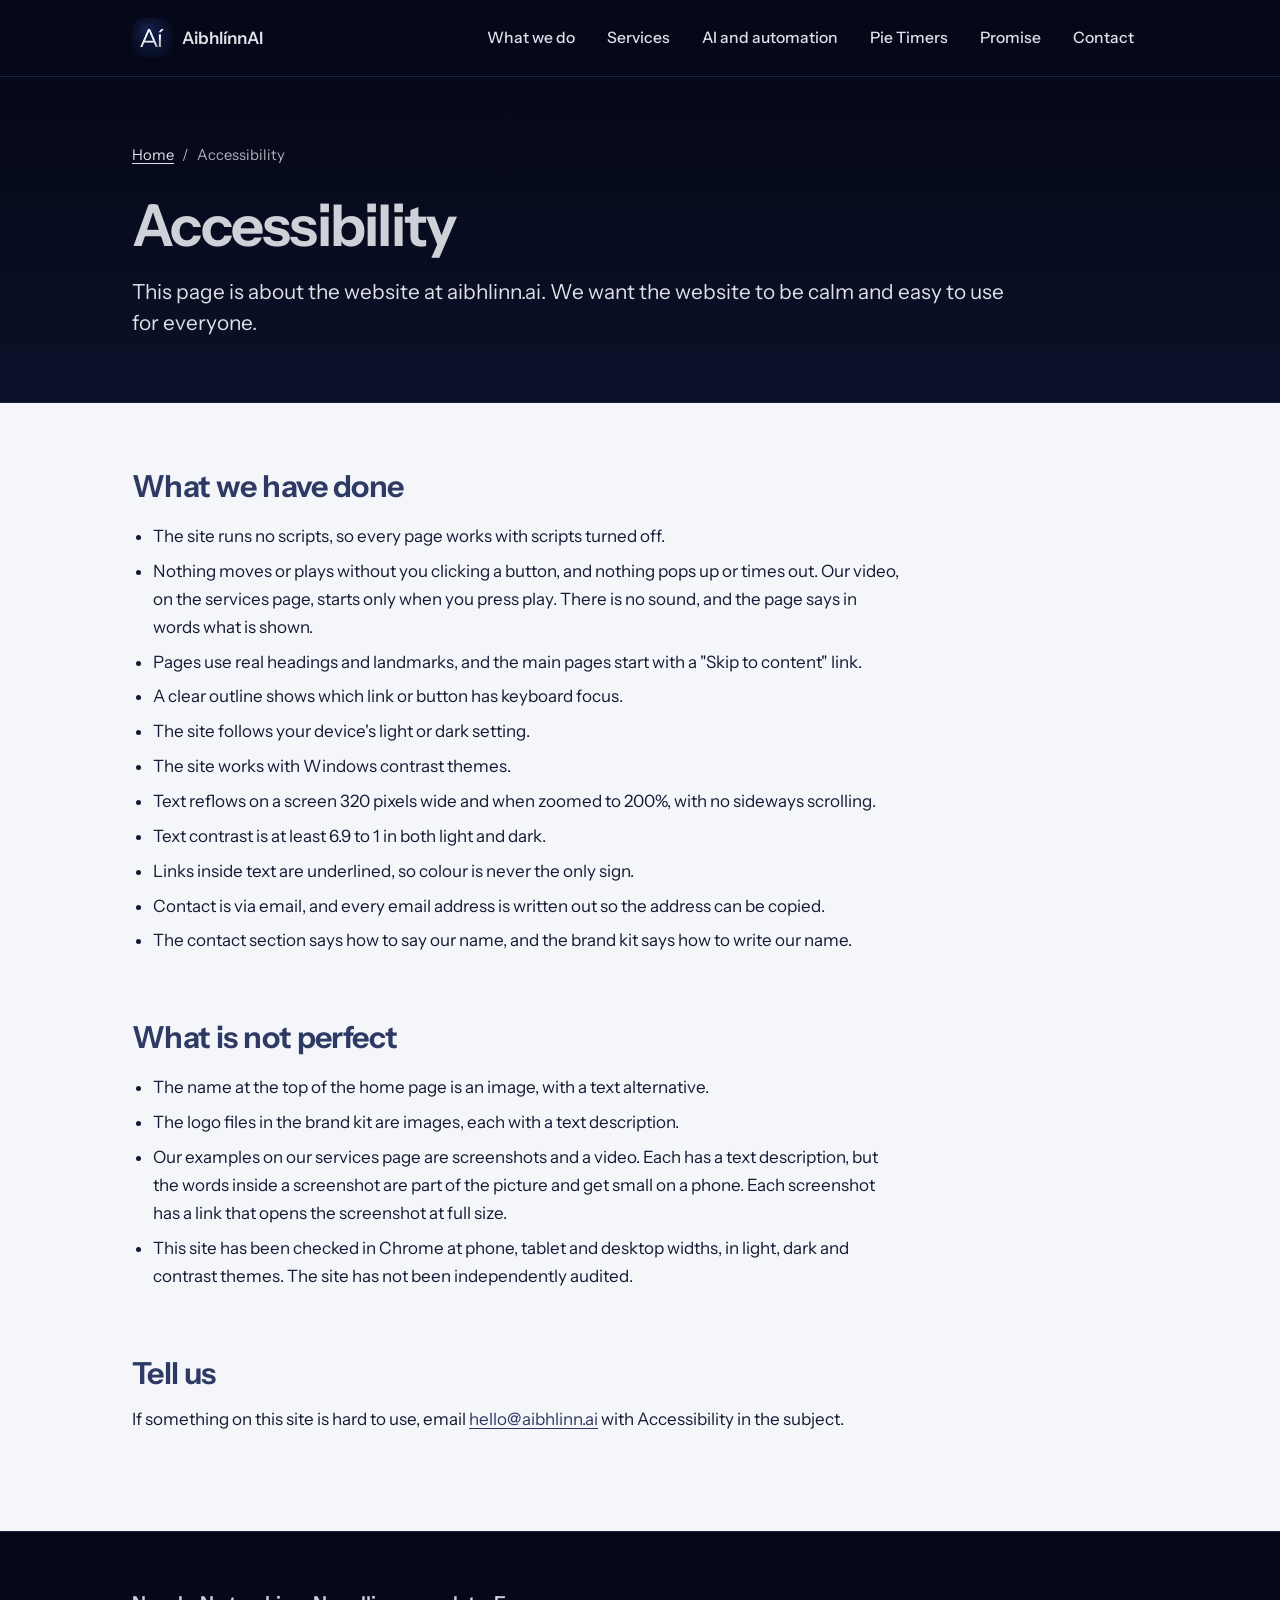
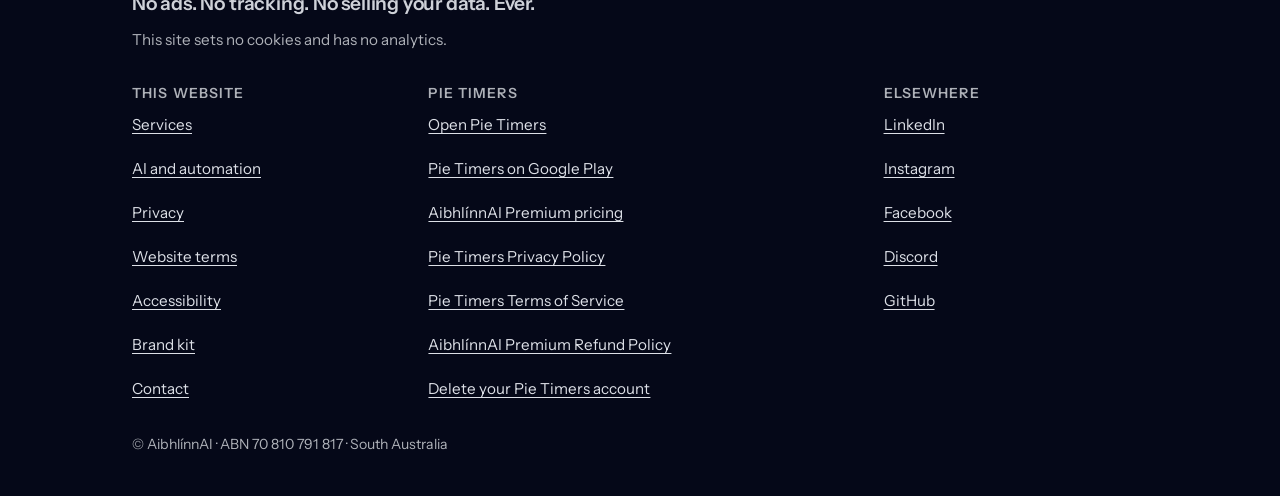
<file: accessibility.html>
<!DOCTYPE html>
<html lang="en-AU">
<head>
<meta charset="utf-8">
<meta name="viewport" content="width=device-width, initial-scale=1, viewport-fit=cover">
<meta http-equiv="Content-Security-Policy" content="default-src 'none'; style-src 'self'; img-src 'self'; font-src 'self'; base-uri 'none'; form-action 'none'">
<meta name="referrer" content="no-referrer">
<meta name="format-detection" content="telephone=no">
<title>Accessibility | AibhlínnAI</title>
<meta name="description" content="How the AibhlínnAI website is built to be calm and easy to use, what is not perfect yet, and how to tell us if something is hard to use.">
<link rel="canonical" href="https://aibhlinn.ai/accessibility.html">
<meta name="theme-color" content="#050818">
<meta name="color-scheme" content="light dark">
<link rel="icon" href="favicon.ico" sizes="16x16 32x32 48x48">
<link rel="icon" type="image/png" sizes="80x80" href="aibhlinn-mark-80.png">
<link rel="apple-touch-icon" href="apple-touch-icon.png">
<link rel="preload" href="fonts/instrument-sans-latin.woff2" as="font" type="font/woff2" crossorigin>
<link rel="stylesheet" href="site.css">

<!-- Link previews (WhatsApp, LinkedIn, Discord, Teams). The image and the
     URL must be absolute, so these assume the site is live at aibhlinn.ai. -->
<meta property="og:type" content="website">
<meta property="og:site_name" content="AibhlínnAI">
<meta property="og:title" content="Accessibility | AibhlínnAI">
<meta property="og:description" content="How the AibhlínnAI website is built to be calm and easy to use, what is not perfect yet, and how to tell us if something is hard to use.">
<meta property="og:url" content="https://aibhlinn.ai/accessibility.html">
<meta property="og:image" content="https://aibhlinn.ai/og-image.jpg">
<meta property="og:image:width" content="1200">
<meta property="og:image:height" content="630">
<meta property="og:image:type" content="image/jpeg">
<meta property="og:image:alt" content="The AibhlínnAI logo: a silver Aí monogram above the name, on deep navy.">
<meta property="og:locale" content="en_AU">
<meta name="twitter:card" content="summary_large_image">
<meta name="twitter:image:alt" content="The AibhlínnAI logo: a silver Aí monogram above the name, on deep navy.">

<!-- Data for search engines, not a script: nothing here runs. Every
     value repeats words that are visible on this page. No offers,
     price or rating fields, on purpose. -->
<script type="application/ld+json">
{
  "@context": "https://schema.org",
  "@graph": [
    {
      "@type": "Organization",
      "@id": "https://aibhlinn.ai/#organisation",
      "name": "AibhlínnAI",
      "url": "https://aibhlinn.ai/"
    },
    {
      "@type": "WebSite",
      "@id": "https://aibhlinn.ai/#website",
      "url": "https://aibhlinn.ai/",
      "name": "AibhlínnAI"
    },
    {
      "@type": "WebPage",
      "@id": "https://aibhlinn.ai/accessibility.html#webpage",
      "url": "https://aibhlinn.ai/accessibility.html",
      "name": "Accessibility | AibhlínnAI",
      "inLanguage": "en-AU",
      "isPartOf": {
        "@id": "https://aibhlinn.ai/#website"
      },
      "about": {
        "@id": "https://aibhlinn.ai/#organisation"
      },
      "breadcrumb": {
        "@id": "https://aibhlinn.ai/accessibility.html#breadcrumb"
      }
    },
    {
      "@type": "BreadcrumbList",
      "@id": "https://aibhlinn.ai/accessibility.html#breadcrumb",
      "itemListElement": [
        {
          "@type": "ListItem",
          "position": 1,
          "name": "Home",
          "item": "https://aibhlinn.ai/"
        },
        {
          "@type": "ListItem",
          "position": 2,
          "name": "Accessibility",
          "item": "https://aibhlinn.ai/accessibility.html"
        }
      ]
    }
  ]
}
</script>
</head>
<!-- Every line under "What we have done" is a claim someone can test. If
     a change to the site makes one untrue, fix the site or remove the
     line. This page names no standard and claims no conformance level on
     purpose. -->
<body>
<a class="skip" href="#main">Skip to content</a>

<header class="hero hero--page">
  <nav class="bar wrap" aria-label="Main">
    <a class="brand" href="./" aria-label="AibhlínnAI home"><img src="aibhlinn-mark-80.png" width="40" height="40" alt=""><span class="brand-name">AibhlínnAI</span></a>
    <ul class="nav-links">
      <li><a href="./#what-we-do">What we do</a></li>
      <li><a href="services.html">Services</a></li>
      <li><a href="ai-automation.html">AI and automation</a></li>
      <li><a href="./#pie-timers">Pie Timers</a></li>
      <li><a href="./#promise">Promise</a></li>
      <li><a href="./#contact">Contact</a></li>
    </ul>
  </nav>
</header>

<main id="main" tabindex="-1" class="doc doc--headed">
  <div class="page-head">
    <div class="wrap">
      <nav class="crumbs" aria-label="Breadcrumb">
        <ol>
          <li><a href="./">Home</a></li>
          <li aria-current="page">Accessibility</li>
        </ol>
      </nav>
      <h1>Accessibility</h1>
      <p class="intro">This page is about the website at aibhlinn.ai. We want the website to be calm
      and easy to use for everyone.</p>
    </div>
  </div>
  <div class="wrap">

    <h2>What we have done</h2>
    <ul>
      <li>The site runs no scripts, so every page works with scripts turned off.</li>
      <li>Nothing moves or plays without you clicking a button, and nothing
      pops up or times out. Our video, on the services page, starts only
      when you press play. There is no sound, and the page says in words
      what is shown.</li>
      <li>Pages use real headings and landmarks, and the main pages start
      with a "Skip to content" link.</li>
      <li>A clear outline shows which link or button has keyboard focus.</li>
      <li>The site follows your device's light or dark setting.</li>
      <li>The site works with Windows contrast themes.</li>
      <li>Text reflows on a screen 320 pixels wide and when zoomed to 200%,
      with no sideways scrolling.</li>
      <li>Text contrast is at least 6.9 to 1 in both light and dark.</li>
      <li>Links inside text are underlined, so colour is never the only
      sign.</li>
      <li>Contact is via email, and every email address is written out so the
      address can be copied.</li>
      <li>The contact section says how to say our name, and the brand kit
      says how to write our name.</li>
    </ul>

    <h2>What is not perfect</h2>
    <ul>
      <li>The name at the top of the home page is an image, with a text
      alternative.</li>
      <li>The logo files in the brand kit are images, each with a text
      description.</li>
      <li>Our examples on our services page are screenshots and a video.
      Each has a text description, but the words inside a screenshot are
      part of the picture and get small on a phone. Each screenshot has a
      link that opens the screenshot at full size.</li>
      <li>This site has been checked in Chrome at phone, tablet and desktop
      widths, in light, dark and contrast themes. The site has not been
      independently audited.</li>
    </ul>

    <h2>Tell us</h2>
    <p>If something on this site is hard to use, email
    <a href="mailto:hello@aibhlinn.ai?subject=Accessibility">hello@aibhlinn.ai</a>
    with Accessibility in the subject.</p>
  </div>
</main>

<footer class="foot">
  <div class="wrap">
    <p class="promise">No ads. No tracking. No selling your data. Ever.</p>
    <p>This site sets no cookies and has no analytics.</p>
    <div class="foot-groups">
      <nav aria-labelledby="foot-site">
        <h2 class="foot-label" id="foot-site">This website</h2>
        <ul class="foot-list">
          <li><a href="services.html">Services</a></li>
          <li><a href="ai-automation.html">AI and automation</a></li>
          <li><a href="privacy.html">Privacy</a></li>
          <li><a href="terms.html">Website terms</a></li>
          <li><a href="accessibility.html" aria-current="page">Accessibility</a></li>
          <li><a href="brand.html">Brand kit</a></li>
          <li><a href="./#contact">Contact</a></li>
        </ul>
      </nav>
      <nav aria-labelledby="foot-pt">
        <h2 class="foot-label" id="foot-pt">Pie Timers</h2>
        <ul class="foot-list">
          <li><a href="https://pietimers.aibhlinn.ai/">Open Pie Timers</a></li>
          <li><a href="https://play.google.com/store/apps/details?id=ai.aibhlinn.pietimers">Pie Timers on Google Play</a></li>
          <li><a href="https://premium.aibhlinn.ai/">AibhlínnAI Premium pricing</a></li>
          <li><a href="https://pietimers.aibhlinn.ai/privacy.html">Pie Timers Privacy Policy</a></li>
          <li><a href="https://pietimers.aibhlinn.ai/terms.html">Pie Timers Terms of Service</a></li>
          <li><a href="https://pietimers.aibhlinn.ai/terms.html#refunds">AibhlínnAI Premium Refund Policy</a></li>
          <li><a href="https://pietimers.aibhlinn.ai/privacy.html#delete">Delete your Pie Timers account</a></li>
        </ul>
      </nav>
      <!-- Plain links only. An embedded feed or share button would load the
           platform's tracking code onto this page and break the promise
           above. rel="me" says these accounts belong to this site. -->
      <nav aria-labelledby="foot-else">
        <h2 class="foot-label" id="foot-else">Elsewhere</h2>
        <ul class="foot-list">
          <li><a href="https://www.linkedin.com/company/aibhlinnai/" rel="me noopener">LinkedIn</a></li>
          <li><a href="https://www.instagram.com/aibhlinnai/" rel="me noopener">Instagram</a></li>
          <li><a href="https://www.facebook.com/profile.php?id=61594621506691" rel="me noopener">Facebook</a></li>
          <li><a href="https://discord.gg/QBrc9UkZpZ" rel="me noopener">Discord</a></li>
          <li><a href="https://github.com/AibhlinnAI" rel="me noopener">GitHub</a></li>
        </ul>
      </nav>
    </div>
    <p class="fine">© AibhlínnAI · ABN&nbsp;70&nbsp;810&nbsp;791&nbsp;817 · South Australia</p>
  </div>
</footer>
</body>
</html>
</file>
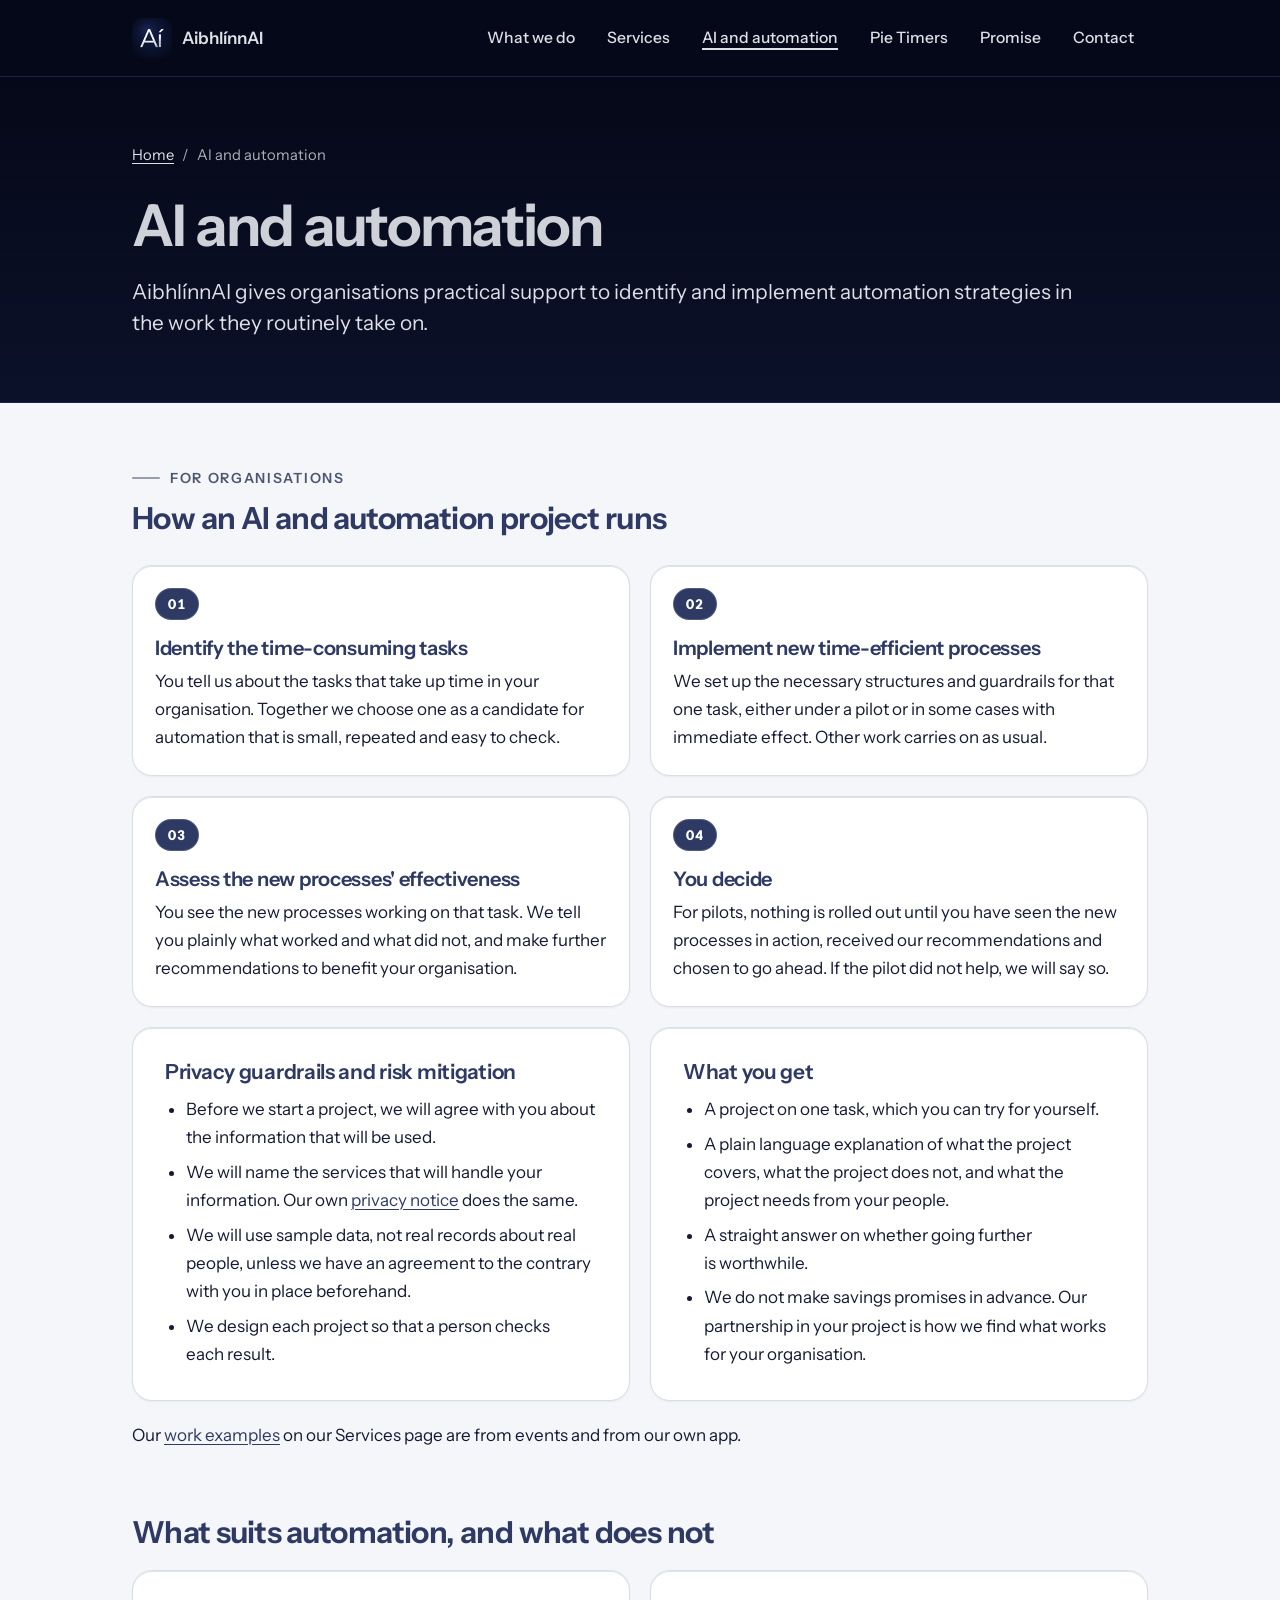
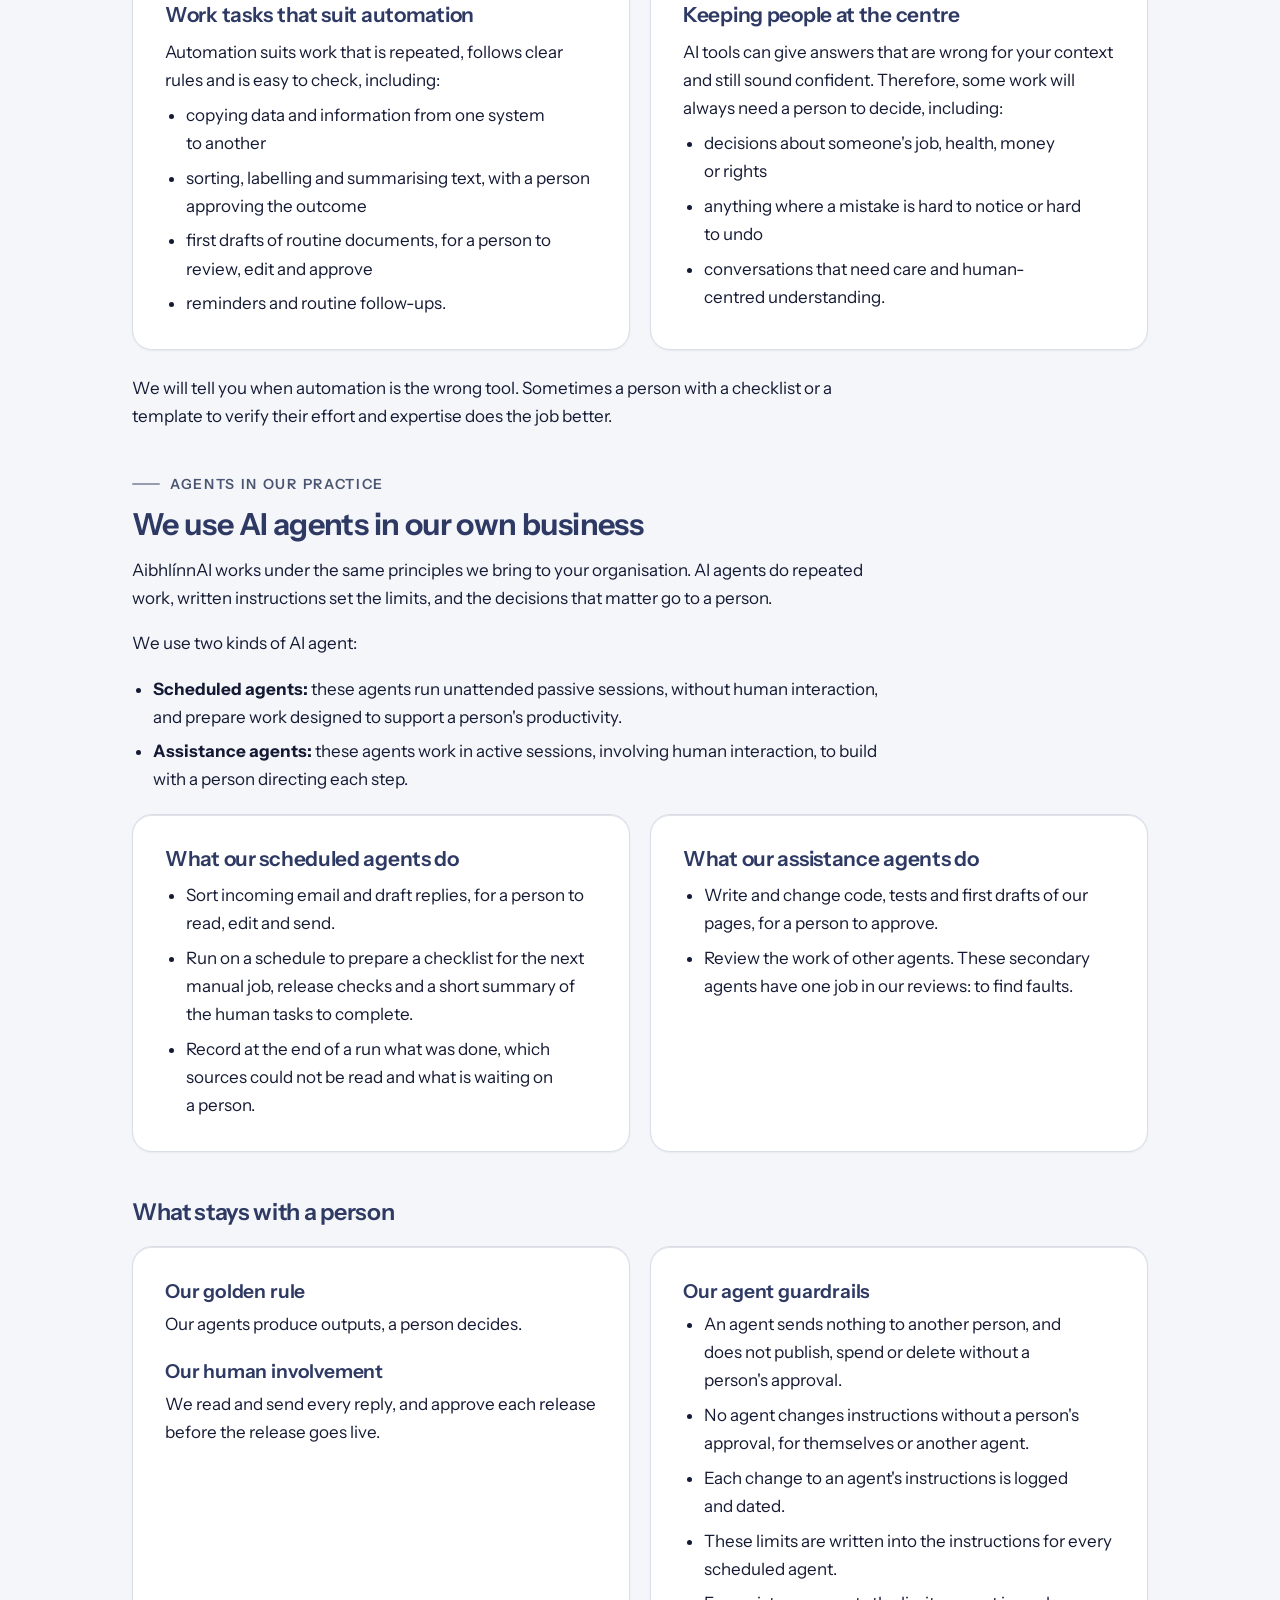
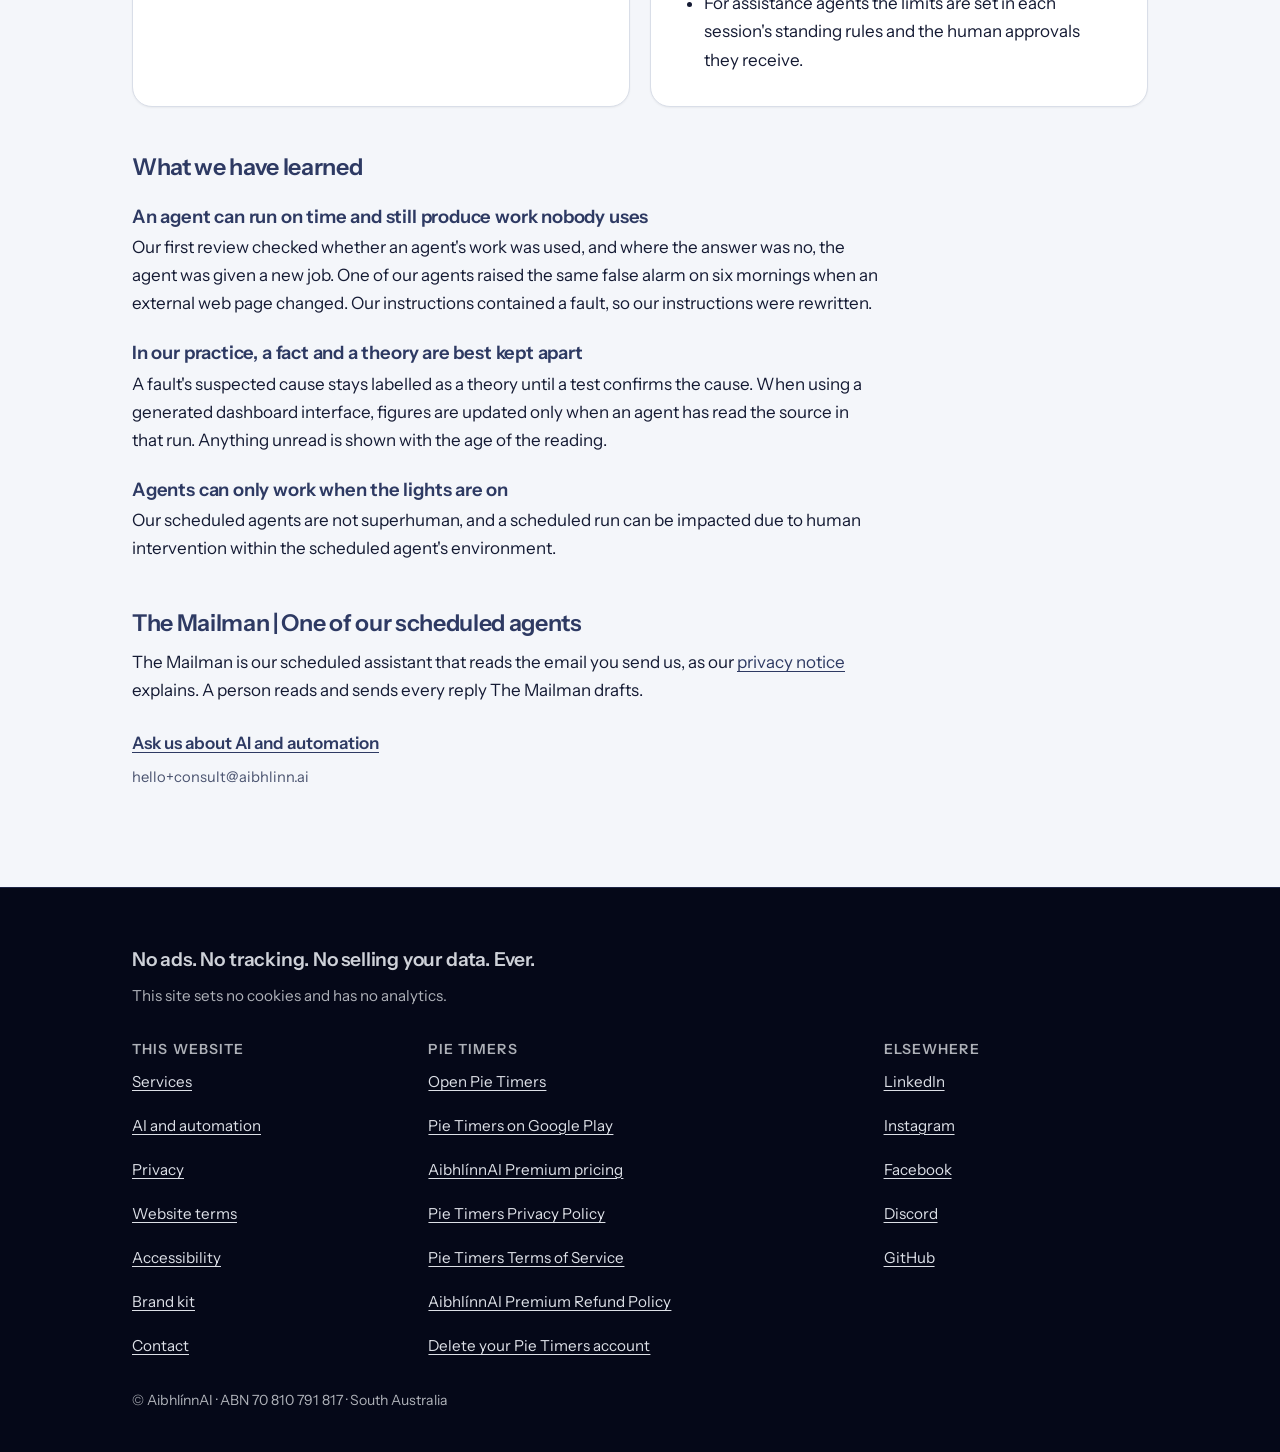
<file: ai-automation.html>
<!DOCTYPE html>
<html lang="en-AU">
<head>
<meta charset="utf-8">
<meta name="viewport" content="width=device-width, initial-scale=1, viewport-fit=cover">
<meta http-equiv="Content-Security-Policy" content="default-src 'none'; style-src 'self'; img-src 'self'; font-src 'self'; base-uri 'none'; form-action 'none'">
<meta name="referrer" content="no-referrer">
<meta name="format-detection" content="telephone=no">
<title>AI and automation | AibhlínnAI</title>
<meta name="description" content="How an AI and automation project runs with AibhlínnAI, what suits automation and what does not, and how we use AI agents in our own business.">
<link rel="canonical" href="https://aibhlinn.ai/ai-automation.html">
<meta name="theme-color" content="#050818">
<meta name="color-scheme" content="light dark">
<link rel="icon" href="favicon.ico" sizes="16x16 32x32 48x48">
<link rel="icon" type="image/png" sizes="80x80" href="aibhlinn-mark-80.png">
<link rel="apple-touch-icon" href="apple-touch-icon.png">
<link rel="preload" href="fonts/instrument-sans-latin.woff2" as="font" type="font/woff2" crossorigin>
<link rel="stylesheet" href="site.css">

<!-- Link previews (WhatsApp, LinkedIn, Discord, Teams). The image and the
     URL must be absolute, so these assume the site is live at aibhlinn.ai. -->
<meta property="og:type" content="website">
<meta property="og:site_name" content="AibhlínnAI">
<meta property="og:title" content="AI and automation | AibhlínnAI">
<meta property="og:description" content="How an AI and automation project runs with AibhlínnAI, what suits automation and what does not, and how we use AI agents in our own business.">
<meta property="og:url" content="https://aibhlinn.ai/ai-automation.html">
<meta property="og:image" content="https://aibhlinn.ai/og-image.jpg">
<meta property="og:image:width" content="1200">
<meta property="og:image:height" content="630">
<meta property="og:image:type" content="image/jpeg">
<meta property="og:image:alt" content="The AibhlínnAI logo: a silver Aí monogram above the name, on deep navy.">
<meta property="og:locale" content="en_AU">
<meta name="twitter:card" content="summary_large_image">
<meta name="twitter:image:alt" content="The AibhlínnAI logo: a silver Aí monogram above the name, on deep navy.">

<!-- Data for search engines, not a script: nothing here runs. Every
     value repeats words that are visible on this page. No offers,
     price or rating fields, on purpose. -->
<script type="application/ld+json">
{
  "@context": "https://schema.org",
  "@graph": [
    {
      "@type": "Organization",
      "@id": "https://aibhlinn.ai/#organisation",
      "name": "AibhlínnAI",
      "alternateName": "AibhlinnAI",
      "url": "https://aibhlinn.ai/"
    },
    {
      "@type": "WebSite",
      "@id": "https://aibhlinn.ai/#website",
      "url": "https://aibhlinn.ai/",
      "name": "AibhlínnAI"
    },
    {
      "@type": "WebPage",
      "@id": "https://aibhlinn.ai/ai-automation.html#webpage",
      "url": "https://aibhlinn.ai/ai-automation.html",
      "name": "AI and automation | AibhlínnAI",
      "inLanguage": "en-AU",
      "isPartOf": {
        "@id": "https://aibhlinn.ai/#website"
      },
      "about": {
        "@id": "https://aibhlinn.ai/#organisation"
      },
      "breadcrumb": {
        "@id": "https://aibhlinn.ai/ai-automation.html#breadcrumb"
      }
    },
    {
      "@type": "BreadcrumbList",
      "@id": "https://aibhlinn.ai/ai-automation.html#breadcrumb",
      "itemListElement": [
        {
          "@type": "ListItem",
          "position": 1,
          "name": "Home",
          "item": "https://aibhlinn.ai/"
        },
        {
          "@type": "ListItem",
          "position": 2,
          "name": "AI and automation",
          "item": "https://aibhlinn.ai/ai-automation.html"
        }
      ]
    }
  ]
}
</script>
</head>
<!-- Everything about AI and automation consultancy lives on this page,
     once: how a project runs, what suits automation, the two project
     cards and how we use AI agents ourselves. The home page and the
     Services page link here. The deploy guard checks that the four steps
     are on this page and on no other. No client, price or date, and no
     real person.
     "Privacy guardrails and risk mitigation" must stay true to
     privacy.html, and must never say what we may do with a client's
     work: section 6 of terms.html is the only place for that. -->
<body>
<a class="skip" href="#main">Skip to content</a>

<header class="hero hero--page">
  <nav class="bar wrap" aria-label="Main">
    <a class="brand" href="./" aria-label="AibhlínnAI home"><img src="aibhlinn-mark-80.png" width="40" height="40" alt=""><span class="brand-name">AibhlínnAI</span></a>
    <ul class="nav-links">
      <li><a href="./#what-we-do">What we do</a></li>
      <li><a href="services.html">Services</a></li>
      <li><a href="ai-automation.html" aria-current="page">AI and automation</a></li>
      <li><a href="./#pie-timers">Pie Timers</a></li>
      <li><a href="./#promise">Promise</a></li>
      <li><a href="./#contact">Contact</a></li>
    </ul>
  </nav>
</header>

<main id="main" tabindex="-1" class="doc doc--headed">
  <div class="page-head">
    <div class="wrap">
      <nav class="crumbs" aria-label="Breadcrumb">
        <ol>
          <li><a href="./">Home</a></li>
          <li aria-current="page">AI and automation</li>
        </ol>
      </nav>
      <h1>AI and automation</h1>
      <p class="intro">AibhlínnAI gives organisations practical support to identify and implement automation strategies in the work they routinely take on.</p>
    </div>
  </div>
  <div class="wrap">

    <p class="eyebrow">For organisations</p>
    <h2 id="automation">How an AI and automation project runs</h2>
    <ol class="steps" role="list">
      <li>
        <h3>Identify the time-consuming tasks</h3>
        <p>You tell us about the tasks that take up time in your organisation. Together we choose one as a candidate for automation that is small, repeated and easy to check.</p>
      </li>
      <li>
        <h3>Implement new time-efficient processes</h3>
        <p>We set up the necessary structures and guardrails for that one task, either under a pilot or in some cases with immediate effect. Other work carries on as usual.</p>
      </li>
      <li>
        <h3>Assess the new processes' effectiveness</h3>
        <p>You see the new processes working on that task. We tell you plainly what worked and what did not, and make further recommendations to benefit your organisation.</p>
      </li>
      <li>
        <h3>You decide</h3>
        <p>For pilots, nothing is rolled out until you have seen the new processes in action, received our recommendations and chosen to go ahead. If the pilot did not help, we will say so.</p>
      </li>
    </ol>

    <div class="fit">
      <div class="card">
        <h3>Privacy guardrails and risk mitigation</h3>
        <ul class="card-list">
          <li>Before we start a project, we will agree with you about the
          information that will be used.</li>
          <li>We will name the services that will handle your information.
          Our own <a href="privacy.html">privacy notice</a> does the
          same.</li>
          <li>We will use sample data, not real records about real people,
          unless we have an agreement to the contrary with you in place
          beforehand.</li>
          <li>We design each project so that a person checks each
          result.</li>
        </ul>
      </div>
      <div class="card">
        <h3>What you get</h3>
        <ul class="card-list">
          <li>A project on one task, which you can try for yourself.</li>
          <li>A plain language explanation of what the project covers, what
          the project does not, and what the project needs from your
          people.</li>
          <li>A straight answer on whether going further is worthwhile.</li>
          <li>We do not make savings promises in advance. Our partnership
          in your project is how we find what works for your
          organisation.</li>
        </ul>
      </div>
    </div>
    <p>Our <a href="services.html#examples">work examples</a> on our Services
    page are from events and from our own app.</p>

    <h2 id="suits">What suits automation, and what does not</h2>
    <div class="fit">
      <div class="card">
        <h3>Work tasks that suit automation</h3>
        <p>Automation suits work that is repeated, follows clear rules
        and is easy to check, including:</p>
        <ul class="card-list">
          <li>copying data and information from one system to another</li>
          <li>sorting, labelling and summarising text, with a person
          approving the outcome</li>
          <li>first drafts of routine documents, for a person to
          review, edit and approve</li>
          <li>reminders and routine follow-ups.</li>
        </ul>
      </div>
      <div class="card">
        <h3>Keeping people at the centre</h3>
        <p>AI tools can give answers that are wrong for your context and
        still sound confident. Therefore, some work will always need a
        person to decide, including:</p>
        <ul class="card-list">
          <li>decisions about someone's job, health, money or rights</li>
          <li>anything where a mistake is hard to notice or hard to undo</li>
          <li>conversations that need care and human-centred
          understanding.</li>
        </ul>
      </div>
    </div>
    <p class="proof">We will tell you when automation is the wrong tool.
    Sometimes a person with a checklist or a template to verify their
    effort and expertise does the job better.</p>

    <!-- "Agents in our practice" is the owner's own wording, approved on
         25 November 2026. Every line was checked against the business's
         records first. The section names no client, price or date, and no
         real person. The closing block must stay true to privacy.html:
         change them together. -->
    <p class="eyebrow">Agents in our practice</p>
    <h2 id="agents">We use AI agents in our own business</h2>
    <p>AibhlínnAI works under the same principles we bring to your
    organisation. AI agents do repeated work, written instructions set the
    limits, and the decisions that matter go to a person.</p>
    <p>We use two kinds of AI agent:</p>
    <ul class="card-list">
      <li><strong>Scheduled agents:</strong> these agents run unattended
      passive sessions, without human interaction, and prepare work designed
      to support a person's productivity.</li>
      <li><strong>Assistance agents:</strong> these agents work in active
      sessions, involving human interaction, to build with a person directing
      each step.</li>
    </ul>

    <div class="fit">
      <div class="card">
        <h3>What our scheduled agents do</h3>
        <ul class="card-list">
          <li>Sort incoming email and draft replies, for a person to read,
          edit and send.</li>
          <li>Run on a schedule to prepare a checklist for the next manual
          job, release checks and a short summary of the human tasks to
          complete.</li>
          <li>Record at the end of a run what was done, which sources could
          not be read and what is waiting on a person.</li>
        </ul>
      </div>
      <div class="card">
        <h3>What our assistance agents do</h3>
        <ul class="card-list">
          <li>Write and change code, tests and first drafts of our pages,
          for a person to approve.</li>
          <li>Review the work of other agents. These secondary agents have
          one job in our reviews: to find faults.</li>
        </ul>
      </div>
    </div>

    <h3 id="person">What stays with a person</h3>
    <div class="fit">
      <div class="card">
        <h4>Our golden rule</h4>
        <p>Our agents produce outputs, a person decides.</p>
        <h4>Our human involvement</h4>
        <p>We read and send every reply, and approve each release before
        the release goes live.</p>
      </div>
      <div class="card">
        <h4>Our agent guardrails</h4>
        <ul class="card-list">
          <li>An agent sends nothing to another person, and does not
          publish, spend or delete without a person's approval.</li>
          <li>No agent changes instructions without a person's approval,
          for themselves or another agent.</li>
          <li>Each change to an agent's instructions is logged and
          dated.</li>
          <li>These limits are written into the instructions for every
          scheduled agent.</li>
          <li>For assistance agents the limits are set in each session's
          standing rules and the human approvals they receive.</li>
        </ul>
      </div>
    </div>

    <h3 id="learned">What we have learned</h3>
    <h4>An agent can run on time and still produce work nobody uses</h4>
    <p>Our first review checked whether an agent's work was used, and where
    the answer was no, the agent was given a new job. One of our agents
    raised the same false alarm on six mornings when an external web page
    changed. Our instructions contained a fault, so our instructions were
    rewritten.</p>
    <h4>In our practice, a fact and a theory are best kept apart</h4>
    <p>A fault's suspected cause stays labelled as a theory until a test
    confirms the cause. When using a generated dashboard interface, figures
    are updated only when an agent has read the source in that run. Anything
    unread is shown with the age of the reading.</p>
    <h4>Agents can only work when the lights are on</h4>
    <p>Our scheduled agents are not superhuman, and a scheduled run can be
    impacted due to human intervention within the scheduled agent's
    environment.</p>

    <h3 id="mailman">The Mailman | One of our scheduled agents</h3>
    <p>The Mailman is our scheduled assistant that reads the email you send
    us, as our <a href="privacy.html">privacy notice</a> explains. A person
    reads and sends every reply The Mailman drafts.</p>

    <p class="card-link"><a href="mailto:hello+consult@aibhlinn.ai?subject=AI%20and%20automation">Ask us about AI and automation</a><span class="addr">hello+consult@aibhlinn.ai</span></p>
  </div>
</main>

<footer class="foot">
  <div class="wrap">
    <p class="promise">No ads. No tracking. No selling your data. Ever.</p>
    <p>This site sets no cookies and has no analytics.</p>
    <div class="foot-groups">
      <nav aria-labelledby="foot-site">
        <h2 class="foot-label" id="foot-site">This website</h2>
        <ul class="foot-list">
          <li><a href="services.html">Services</a></li>
          <li><a href="ai-automation.html" aria-current="page">AI and automation</a></li>
          <li><a href="privacy.html">Privacy</a></li>
          <li><a href="terms.html">Website terms</a></li>
          <li><a href="accessibility.html">Accessibility</a></li>
          <li><a href="brand.html">Brand kit</a></li>
          <li><a href="./#contact">Contact</a></li>
        </ul>
      </nav>
      <nav aria-labelledby="foot-pt">
        <h2 class="foot-label" id="foot-pt">Pie Timers</h2>
        <ul class="foot-list">
          <li><a href="https://pietimers.aibhlinn.ai/">Open Pie Timers</a></li>
          <li><a href="https://play.google.com/store/apps/details?id=ai.aibhlinn.pietimers">Pie Timers on Google Play</a></li>
          <li><a href="https://premium.aibhlinn.ai/">AibhlínnAI Premium pricing</a></li>
          <li><a href="https://pietimers.aibhlinn.ai/privacy.html">Pie Timers Privacy Policy</a></li>
          <li><a href="https://pietimers.aibhlinn.ai/terms.html">Pie Timers Terms of Service</a></li>
          <li><a href="https://pietimers.aibhlinn.ai/terms.html#refunds">AibhlínnAI Premium Refund Policy</a></li>
          <li><a href="https://pietimers.aibhlinn.ai/privacy.html#delete">Delete your Pie Timers account</a></li>
        </ul>
      </nav>
      <!-- Plain links only. An embedded feed or share button would load the
           platform's tracking code onto this page and break the promise
           above. rel="me" says these accounts belong to this site. -->
      <nav aria-labelledby="foot-else">
        <h2 class="foot-label" id="foot-else">Elsewhere</h2>
        <ul class="foot-list">
          <li><a href="https://www.linkedin.com/company/aibhlinnai/" rel="me noopener">LinkedIn</a></li>
          <li><a href="https://www.instagram.com/aibhlinnai/" rel="me noopener">Instagram</a></li>
          <li><a href="https://www.facebook.com/profile.php?id=61594621506691" rel="me noopener">Facebook</a></li>
          <li><a href="https://discord.gg/QBrc9UkZpZ" rel="me noopener">Discord</a></li>
          <li><a href="https://github.com/AibhlinnAI" rel="me noopener">GitHub</a></li>
        </ul>
      </nav>
    </div>
    <p class="fine">© AibhlínnAI · ABN&nbsp;70&nbsp;810&nbsp;791&nbsp;817 · South Australia</p>
  </div>
</footer>
</body>
</html>
</file>
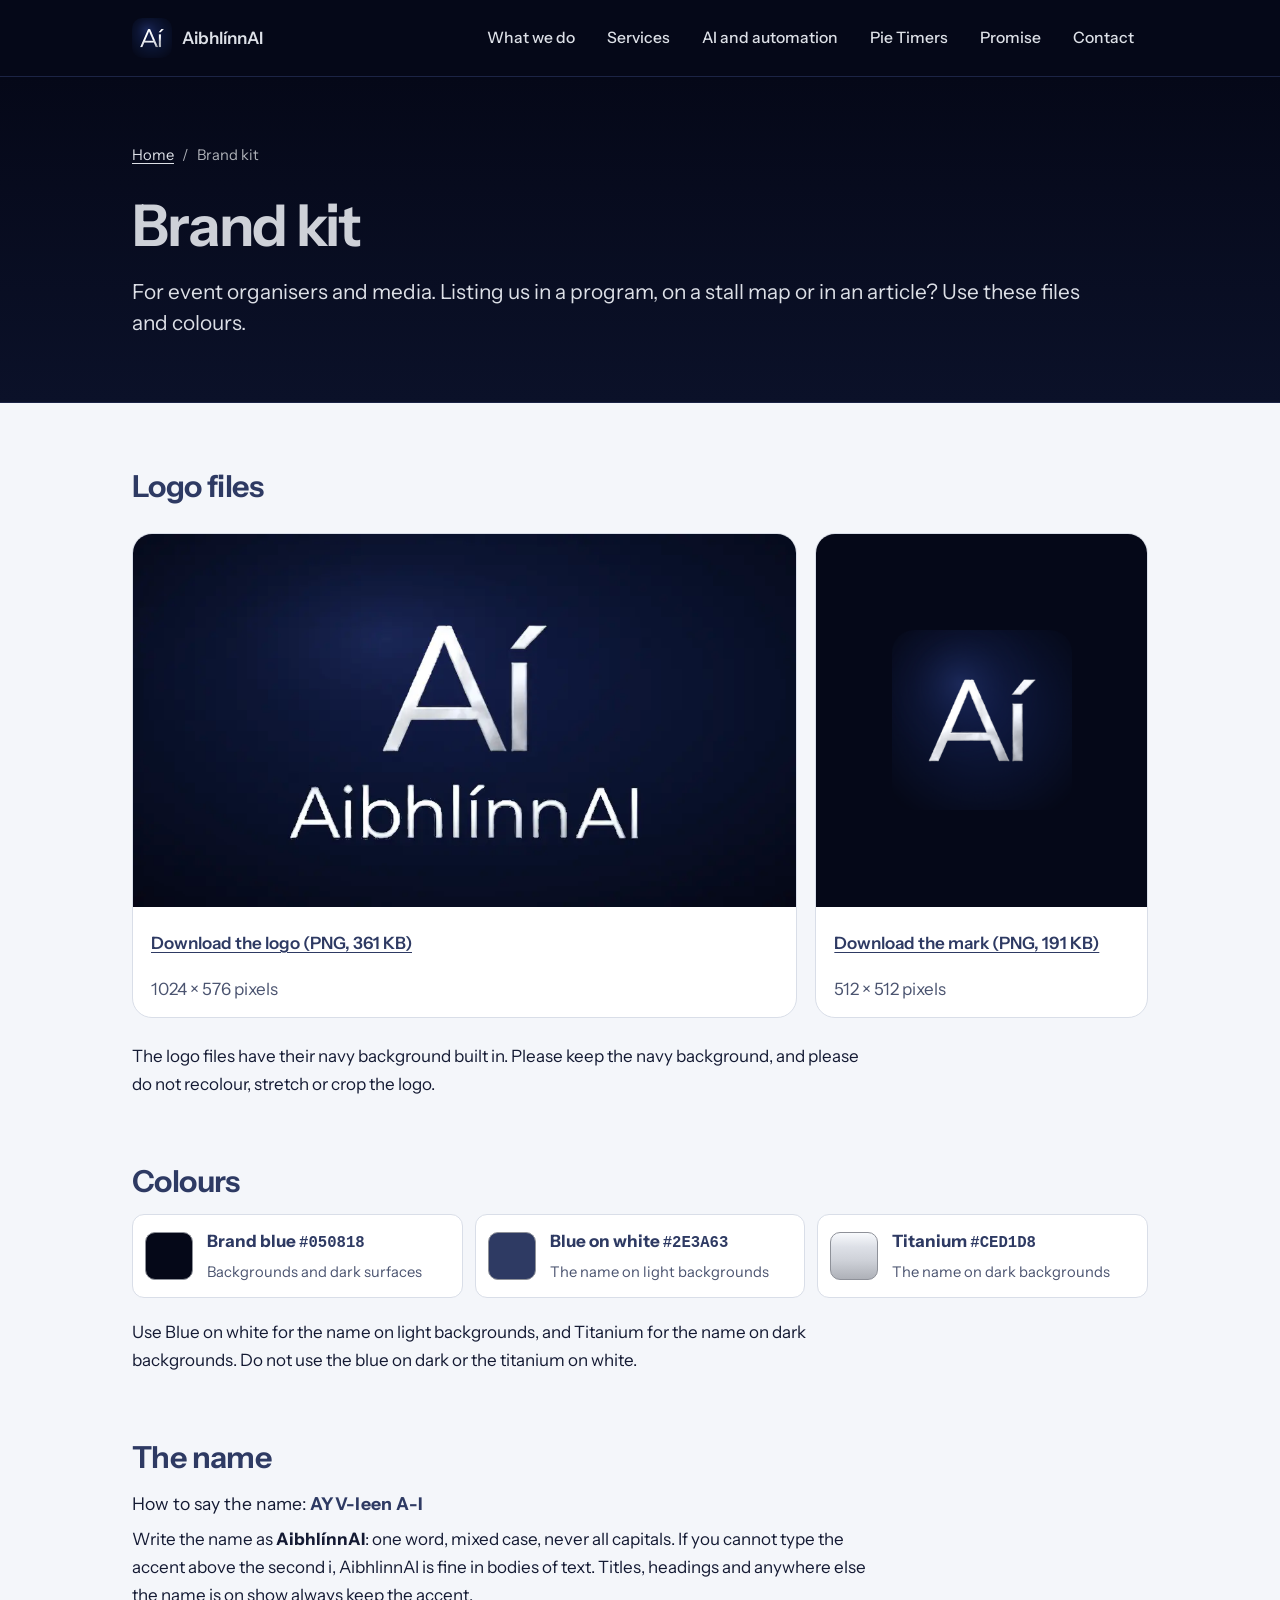
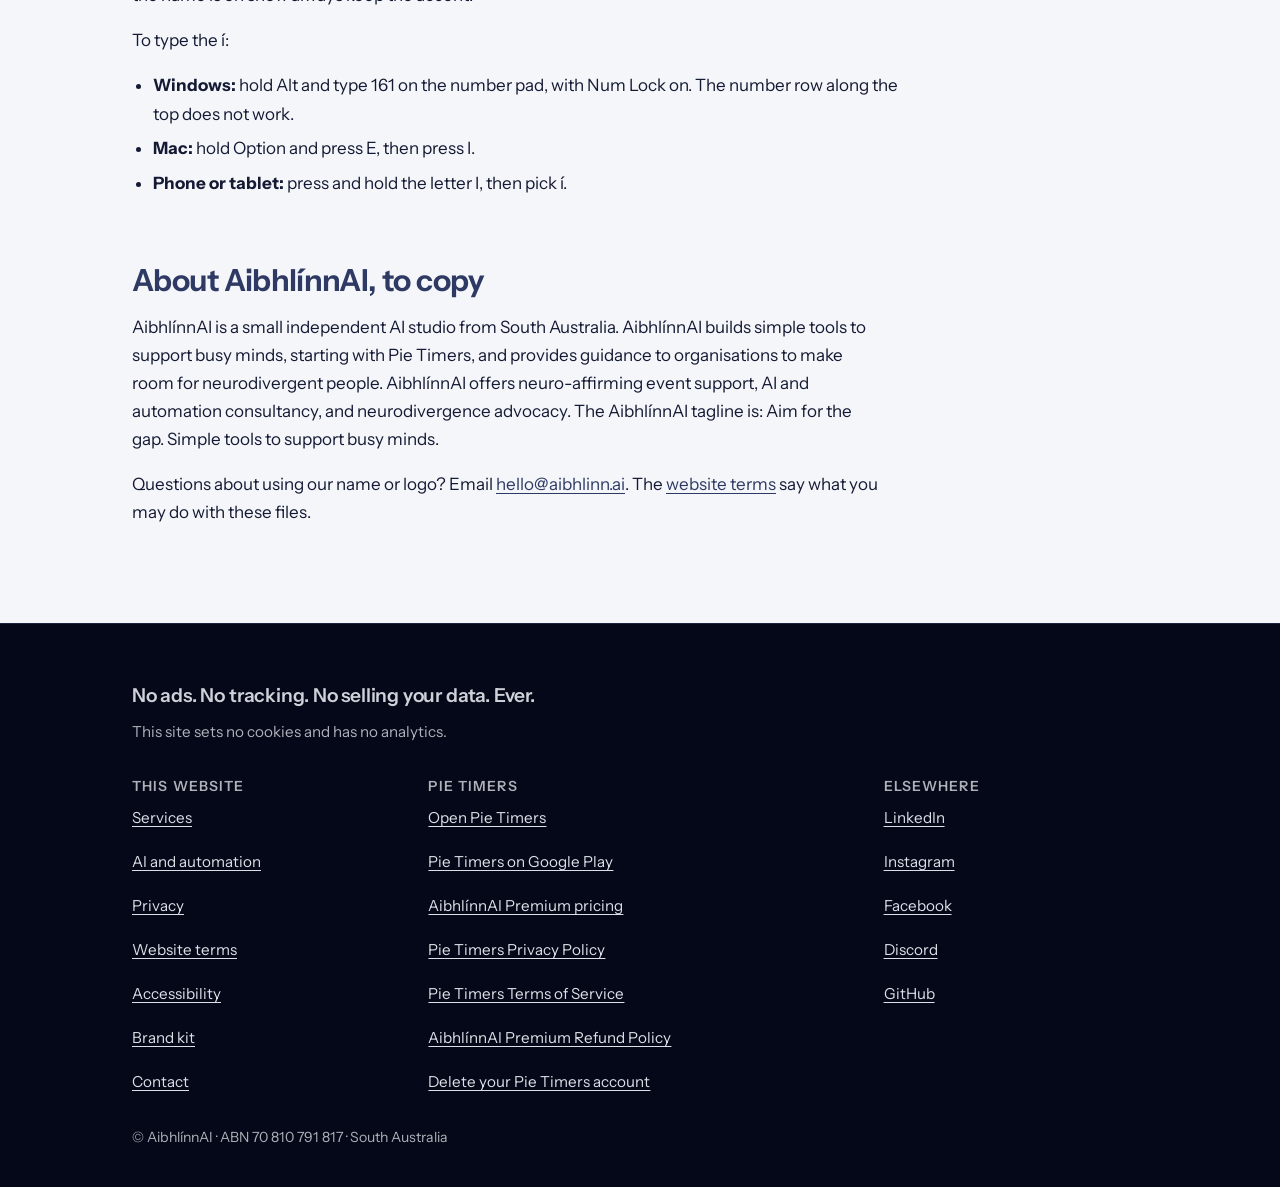
<file: brand.html>
<!DOCTYPE html>
<html lang="en-AU">
<head>
<meta charset="utf-8">
<meta name="viewport" content="width=device-width, initial-scale=1, viewport-fit=cover">
<meta http-equiv="Content-Security-Policy" content="default-src 'none'; style-src 'self'; img-src 'self'; font-src 'self'; base-uri 'none'; form-action 'none'">
<meta name="referrer" content="no-referrer">
<meta name="format-detection" content="telephone=no">
<title>Brand kit | AibhlínnAI</title>
<meta name="description" content="The AibhlínnAI brand kit for event organisers and media: logo files, colours, how to say and write the name, and a short description to copy.">
<link rel="canonical" href="https://aibhlinn.ai/brand.html">
<meta name="theme-color" content="#050818">
<meta name="color-scheme" content="light dark">
<link rel="icon" href="favicon.ico" sizes="16x16 32x32 48x48">
<link rel="icon" type="image/png" sizes="80x80" href="aibhlinn-mark-80.png">
<link rel="apple-touch-icon" href="apple-touch-icon.png">
<link rel="preload" href="fonts/instrument-sans-latin.woff2" as="font" type="font/woff2" crossorigin>
<link rel="stylesheet" href="site.css">

<!-- Link previews (WhatsApp, LinkedIn, Discord, Teams). The image and the
     URL must be absolute, so these assume the site is live at aibhlinn.ai. -->
<meta property="og:type" content="website">
<meta property="og:site_name" content="AibhlínnAI">
<meta property="og:title" content="Brand kit | AibhlínnAI">
<meta property="og:description" content="The AibhlínnAI brand kit for event organisers and media: logo files, colours, how to say and write the name, and a short description to copy.">
<meta property="og:url" content="https://aibhlinn.ai/brand.html">
<meta property="og:image" content="https://aibhlinn.ai/og-image.jpg">
<meta property="og:image:width" content="1200">
<meta property="og:image:height" content="630">
<meta property="og:image:type" content="image/jpeg">
<meta property="og:image:alt" content="The AibhlínnAI logo: a silver Aí monogram above the name, on deep navy.">
<meta property="og:locale" content="en_AU">
<meta name="twitter:card" content="summary_large_image">
<meta name="twitter:image:alt" content="The AibhlínnAI logo: a silver Aí monogram above the name, on deep navy.">

<!-- Data for search engines, not a script: nothing here runs. Every
     value repeats words that are visible on this page. No offers,
     price or rating fields, on purpose. -->
<script type="application/ld+json">
{
  "@context": "https://schema.org",
  "@graph": [
    {
      "@type": "Organization",
      "@id": "https://aibhlinn.ai/#organisation",
      "name": "AibhlínnAI",
      "alternateName": "AibhlinnAI",
      "url": "https://aibhlinn.ai/"
    },
    {
      "@type": "WebSite",
      "@id": "https://aibhlinn.ai/#website",
      "url": "https://aibhlinn.ai/",
      "name": "AibhlínnAI"
    },
    {
      "@type": "WebPage",
      "@id": "https://aibhlinn.ai/brand.html#webpage",
      "url": "https://aibhlinn.ai/brand.html",
      "name": "Brand kit | AibhlínnAI",
      "inLanguage": "en-AU",
      "isPartOf": {
        "@id": "https://aibhlinn.ai/#website"
      },
      "about": {
        "@id": "https://aibhlinn.ai/#organisation"
      },
      "breadcrumb": {
        "@id": "https://aibhlinn.ai/brand.html#breadcrumb"
      }
    },
    {
      "@type": "BreadcrumbList",
      "@id": "https://aibhlinn.ai/brand.html#breadcrumb",
      "itemListElement": [
        {
          "@type": "ListItem",
          "position": 1,
          "name": "Home",
          "item": "https://aibhlinn.ai/"
        },
        {
          "@type": "ListItem",
          "position": 2,
          "name": "Brand kit",
          "item": "https://aibhlinn.ai/brand.html"
        }
      ]
    }
  ]
}
</script>
</head>
<body>
<a class="skip" href="#main">Skip to content</a>

<header class="hero hero--page">
  <nav class="bar wrap" aria-label="Main">
    <a class="brand" href="./" aria-label="AibhlínnAI home"><img src="aibhlinn-mark-80.png" width="40" height="40" alt=""><span class="brand-name">AibhlínnAI</span></a>
    <ul class="nav-links">
      <li><a href="./#what-we-do">What we do</a></li>
      <li><a href="services.html">Services</a></li>
      <li><a href="ai-automation.html">AI and automation</a></li>
      <li><a href="./#pie-timers">Pie Timers</a></li>
      <li><a href="./#promise">Promise</a></li>
      <li><a href="./#contact">Contact</a></li>
    </ul>
  </nav>
</header>

<main id="main" tabindex="-1" class="doc doc--headed">
  <div class="page-head">
    <div class="wrap">
      <nav class="crumbs" aria-label="Breadcrumb">
        <ol>
          <li><a href="./">Home</a></li>
          <li aria-current="page">Brand kit</li>
        </ol>
      </nav>
      <h1>Brand kit</h1>
      <p class="intro">For event organisers and media. Listing us in a
      program, on a stall map or in an article? Use these files and
      colours.</p>
    </div>
  </div>
  <div class="wrap">

    <h2>Logo files</h2>
    <div class="kit">
      <figure>
        <div class="art">
          <picture>
            <source srcset="logo.webp" type="image/webp">
            <img src="logo.jpg" width="1024" height="576" loading="lazy" decoding="async" alt="The AibhlínnAI logo: a silver Aí monogram above the name, on deep navy.">
          </picture>
        </div>
        <figcaption>
          <a href="aibhlinn-logo.png" download>Download the logo (PNG, 361 KB)</a>
          <span class="muted">1024 × 576 pixels</span>
        </figcaption>
      </figure>
      <figure>
        <!-- The full 512px file on purpose: this page exists to show the
             mark sharply. -->
        <div class="art art--mark"><img src="aibhlinn-mark-512.png" width="512" height="512" loading="lazy" decoding="async" alt="The AibhlínnAI mark: a silver Aí monogram on a deep navy tile."></div>
        <figcaption>
          <a href="aibhlinn-mark-512.png" download>Download the mark (PNG, 191 KB)</a>
          <span class="muted">512 × 512 pixels</span>
        </figcaption>
      </figure>
    </div>
    <p>The logo files have their navy background built in. Please keep the
    navy background, and please do not recolour, stretch or crop the logo.</p>

    <h2>Colours</h2>
    <!-- Each swatch gets its colour from a class in site.css. A style
         attribute would be blocked by this page's Content-Security-Policy. -->
    <ul class="swatches">
      <li><span class="chip chip--navy" aria-hidden="true"></span><strong>Brand blue <code>#050818</code></strong><span class="use">Backgrounds and dark surfaces</span></li>
      <li><span class="chip chip--blue" aria-hidden="true"></span><strong>Blue on white <code>#2E3A63</code></strong><span class="use">The name on light backgrounds</span></li>
      <li><span class="chip chip--metal" aria-hidden="true"></span><strong>Titanium <code>#CED1D8</code></strong><span class="use">The name on dark backgrounds</span></li>
    </ul>
    <p>Use Blue on white for the name on light backgrounds, and Titanium
    for the name on dark backgrounds. Do not use the blue on dark or the
    titanium on white.</p>

    <h2>The name</h2>
    <p class="say">How to say the name: <strong>AYV-leen A-I</strong></p>
    <p>Write the name as <strong>AibhlínnAI</strong>: one word, mixed case,
    never all capitals. If you cannot type the accent above the second i, AibhlinnAI is fine in bodies of text. Titles, headings and anywhere else the name is on show always keep the accent.</p>
    <p>To type the í:</p>
    <ul>
      <li><strong>Windows:</strong> hold Alt and type 161 on the number
      pad, with Num Lock on. The number row along the top does not
      work.</li>
      <li><strong>Mac:</strong> hold Option and press E, then press I.</li>
      <li><strong>Phone or tablet:</strong> press and hold the letter I,
      then pick í.</li>
    </ul>

    <h2>About AibhlínnAI, to copy</h2>
    <p>AibhlínnAI is a small independent AI studio from South Australia.
    AibhlínnAI builds simple tools to support busy minds, starting with Pie
    Timers, and provides guidance to organisations to make room for
    neurodivergent people. AibhlínnAI offers neuro-affirming event support,
    AI and automation consultancy, and neurodivergence advocacy. The
    AibhlínnAI tagline is: Aim for the gap. Simple tools to support busy minds.</p>

    <p>Questions about using our name or logo? Email
    <a href="mailto:hello@aibhlinn.ai">hello@aibhlinn.ai</a>.
    The <a href="terms.html#brand">website terms</a> say what you may do
    with these files.</p>
  </div>
</main>

<footer class="foot">
  <div class="wrap">
    <p class="promise">No ads. No tracking. No selling your data. Ever.</p>
    <p>This site sets no cookies and has no analytics.</p>
    <div class="foot-groups">
      <nav aria-labelledby="foot-site">
        <h2 class="foot-label" id="foot-site">This website</h2>
        <ul class="foot-list">
          <li><a href="services.html">Services</a></li>
          <li><a href="ai-automation.html">AI and automation</a></li>
          <li><a href="privacy.html">Privacy</a></li>
          <li><a href="terms.html">Website terms</a></li>
          <li><a href="accessibility.html">Accessibility</a></li>
          <li><a href="brand.html" aria-current="page">Brand kit</a></li>
          <li><a href="./#contact">Contact</a></li>
        </ul>
      </nav>
      <nav aria-labelledby="foot-pt">
        <h2 class="foot-label" id="foot-pt">Pie Timers</h2>
        <ul class="foot-list">
          <li><a href="https://pietimers.aibhlinn.ai/">Open Pie Timers</a></li>
          <li><a href="https://play.google.com/store/apps/details?id=ai.aibhlinn.pietimers">Pie Timers on Google Play</a></li>
          <li><a href="https://premium.aibhlinn.ai/">AibhlínnAI Premium pricing</a></li>
          <li><a href="https://pietimers.aibhlinn.ai/privacy.html">Pie Timers Privacy Policy</a></li>
          <li><a href="https://pietimers.aibhlinn.ai/terms.html">Pie Timers Terms of Service</a></li>
          <li><a href="https://pietimers.aibhlinn.ai/terms.html#refunds">AibhlínnAI Premium Refund Policy</a></li>
          <li><a href="https://pietimers.aibhlinn.ai/privacy.html#delete">Delete your Pie Timers account</a></li>
        </ul>
      </nav>
      <!-- Plain links only. An embedded feed or share button would load the
           platform's tracking code onto this page and break the promise
           above. rel="me" says these accounts belong to this site. -->
      <nav aria-labelledby="foot-else">
        <h2 class="foot-label" id="foot-else">Elsewhere</h2>
        <ul class="foot-list">
          <li><a href="https://www.linkedin.com/company/aibhlinnai/" rel="me noopener">LinkedIn</a></li>
          <li><a href="https://www.instagram.com/aibhlinnai/" rel="me noopener">Instagram</a></li>
          <li><a href="https://www.facebook.com/profile.php?id=61594621506691" rel="me noopener">Facebook</a></li>
          <li><a href="https://discord.gg/QBrc9UkZpZ" rel="me noopener">Discord</a></li>
          <li><a href="https://github.com/AibhlinnAI" rel="me noopener">GitHub</a></li>
        </ul>
      </nav>
    </div>
    <p class="fine">© AibhlínnAI · ABN&nbsp;70&nbsp;810&nbsp;791&nbsp;817 · South Australia</p>
  </div>
</footer>
</body>
</html>
</file>
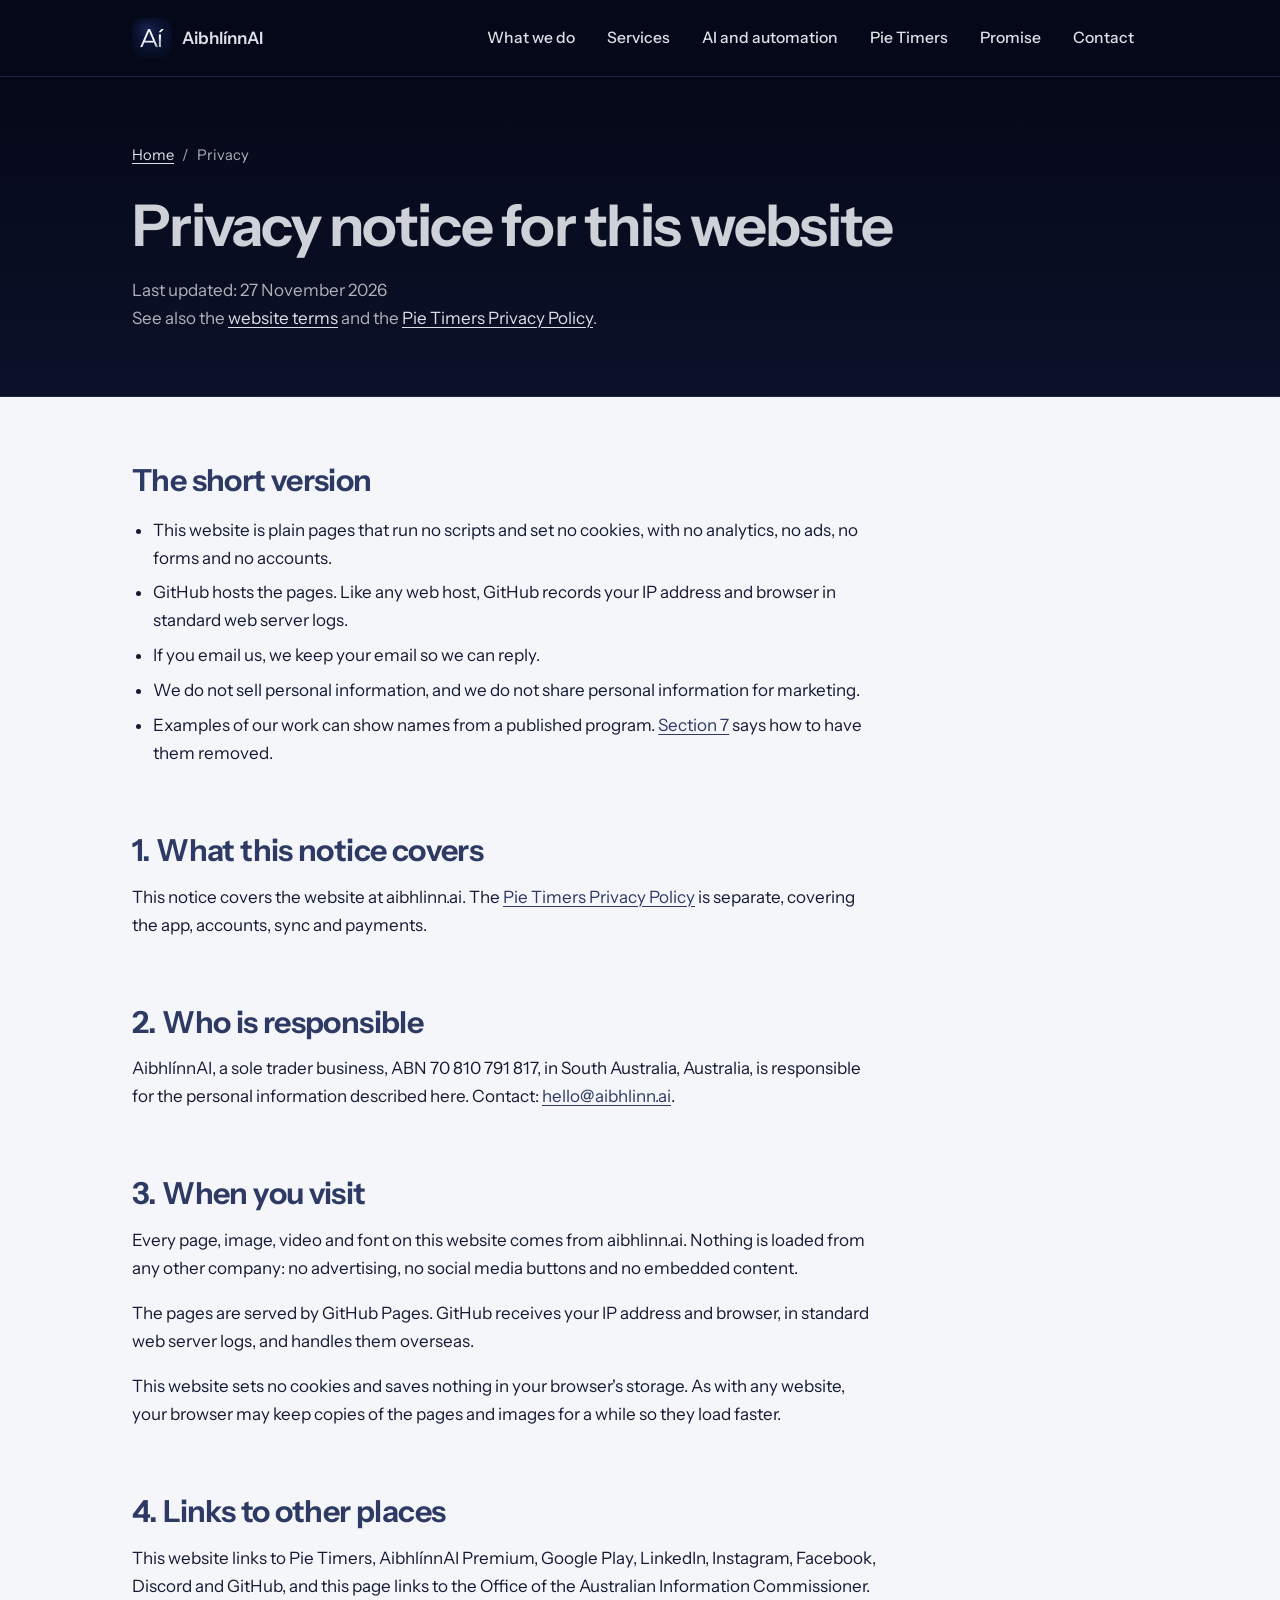
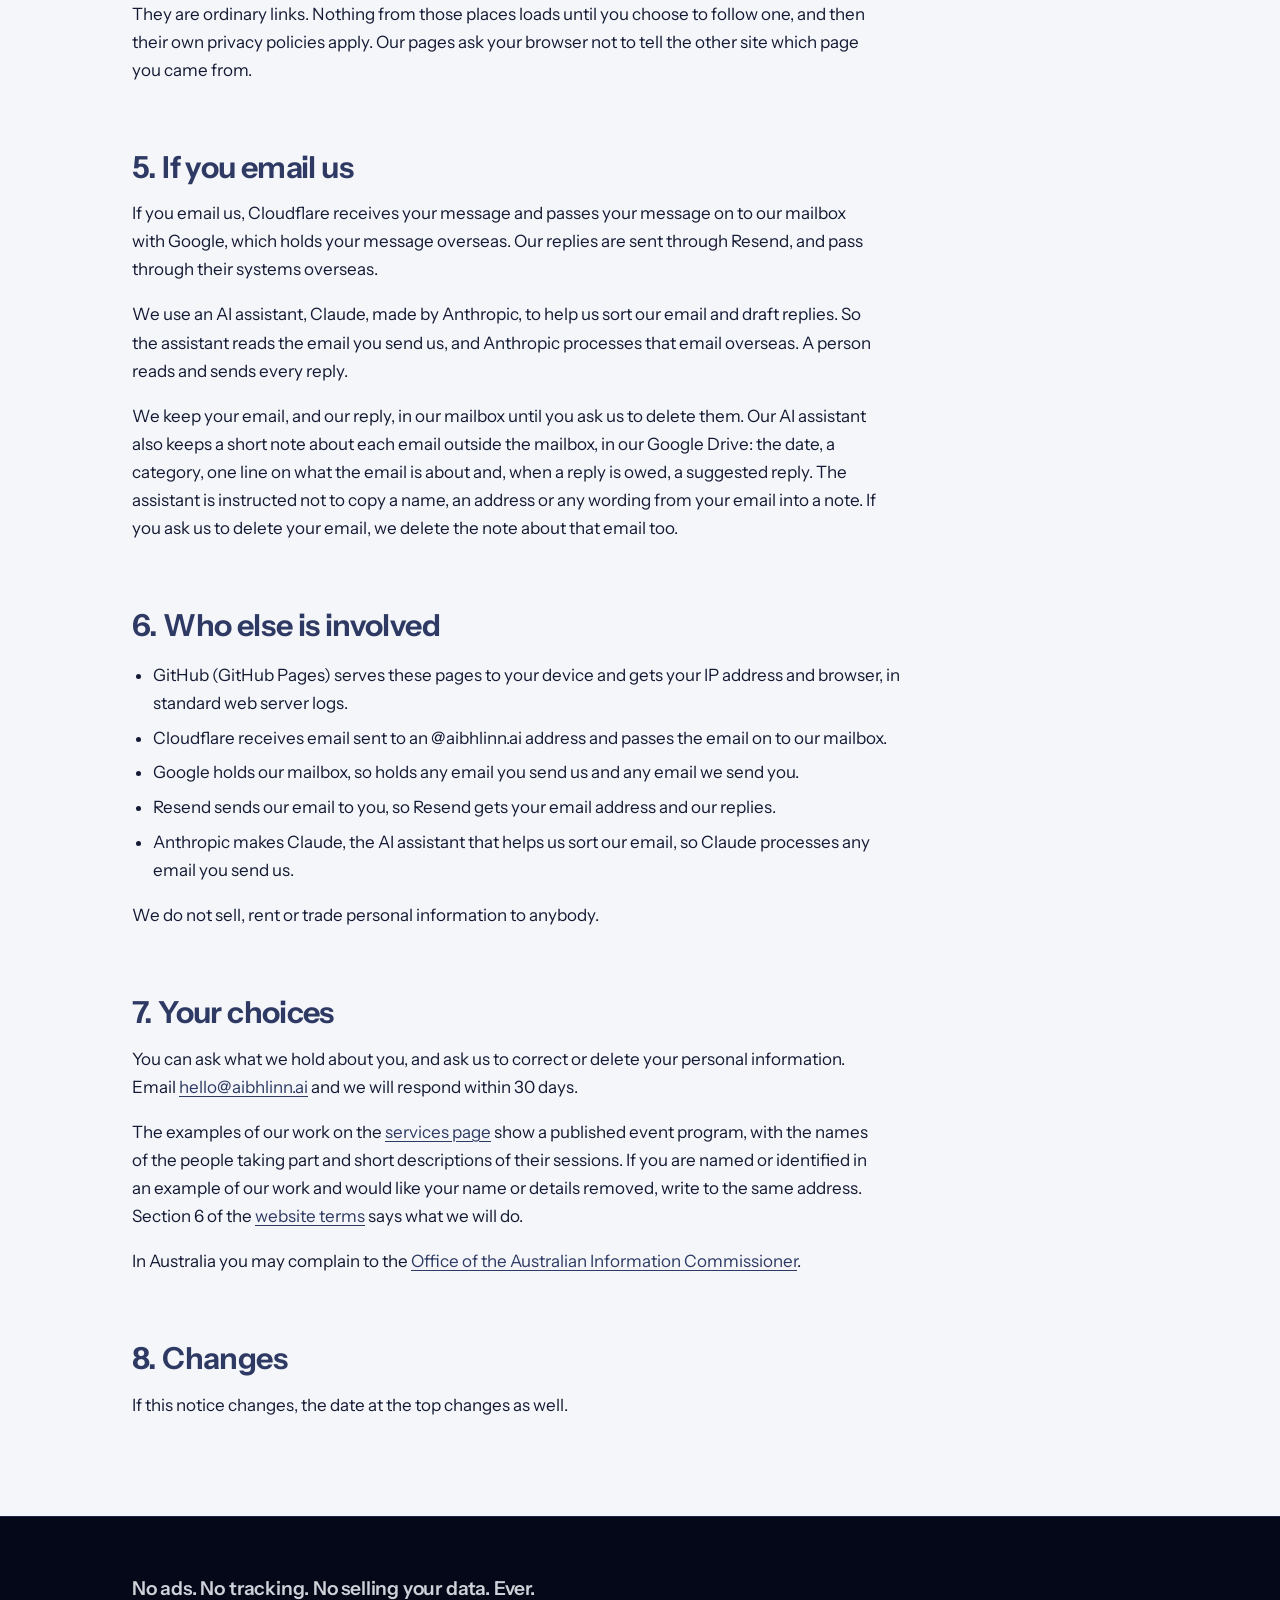
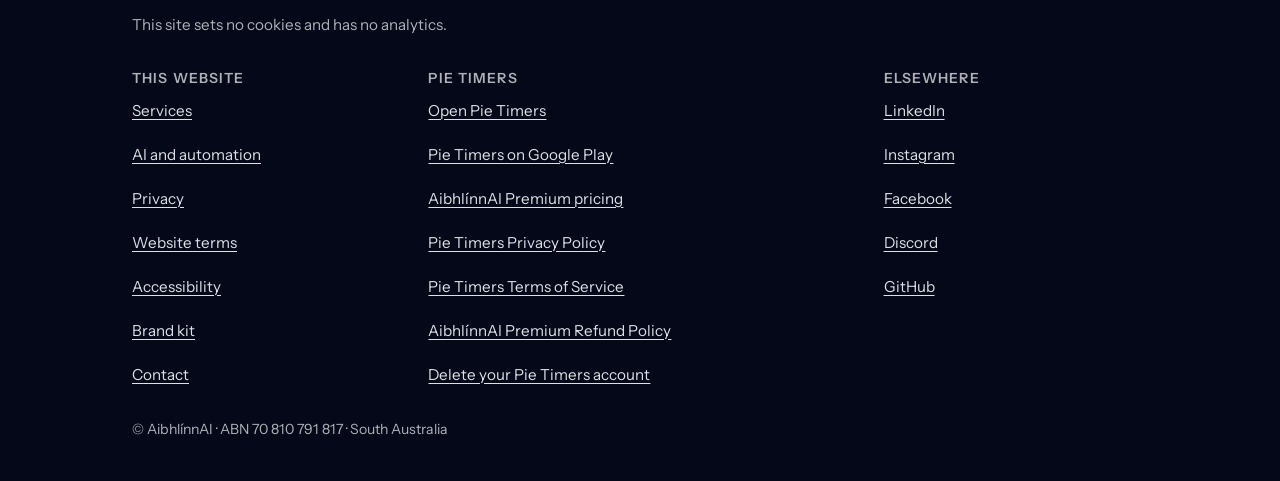
<file: privacy.html>
<!DOCTYPE html>
<html lang="en-AU">
<head>
<meta charset="utf-8">
<meta name="viewport" content="width=device-width, initial-scale=1, viewport-fit=cover">
<meta http-equiv="Content-Security-Policy" content="default-src 'none'; style-src 'self'; img-src 'self'; font-src 'self'; base-uri 'none'; form-action 'none'">
<meta name="referrer" content="no-referrer">
<meta name="format-detection" content="telephone=no">
<title>Privacy | AibhlínnAI</title>
<meta name="description" content="What happens when you visit aibhlinn.ai or email AibhlínnAI. Plain pages with no scripts, no cookies and no analytics, and what our host can see.">
<link rel="canonical" href="https://aibhlinn.ai/privacy.html">
<meta name="theme-color" content="#050818">
<meta name="color-scheme" content="light dark">
<link rel="icon" href="favicon.ico" sizes="16x16 32x32 48x48">
<link rel="icon" type="image/png" sizes="80x80" href="aibhlinn-mark-80.png">
<link rel="apple-touch-icon" href="apple-touch-icon.png">
<link rel="preload" href="fonts/instrument-sans-latin.woff2" as="font" type="font/woff2" crossorigin>
<link rel="stylesheet" href="site.css">

<!-- Link previews (WhatsApp, LinkedIn, Discord, Teams). The image and the
     URL must be absolute, so these assume the site is live at aibhlinn.ai. -->
<meta property="og:type" content="website">
<meta property="og:site_name" content="AibhlínnAI">
<meta property="og:title" content="Privacy | AibhlínnAI">
<meta property="og:description" content="What happens when you visit aibhlinn.ai or email AibhlínnAI. Plain pages with no scripts, no cookies and no analytics, and what our host can see.">
<meta property="og:url" content="https://aibhlinn.ai/privacy.html">
<meta property="og:image" content="https://aibhlinn.ai/og-image.jpg">
<meta property="og:image:width" content="1200">
<meta property="og:image:height" content="630">
<meta property="og:image:type" content="image/jpeg">
<meta property="og:image:alt" content="The AibhlínnAI logo: a silver Aí monogram above the name, on deep navy.">
<meta property="og:locale" content="en_AU">
<meta name="twitter:card" content="summary_large_image">
<meta name="twitter:image:alt" content="The AibhlínnAI logo: a silver Aí monogram above the name, on deep navy.">

<!-- Data for search engines, not a script: nothing here runs. Every
     value repeats words that are visible on this page. No offers,
     price or rating fields, on purpose. -->
<script type="application/ld+json">
{
  "@context": "https://schema.org",
  "@graph": [
    {
      "@type": "Organization",
      "@id": "https://aibhlinn.ai/#organisation",
      "name": "AibhlínnAI",
      "url": "https://aibhlinn.ai/"
    },
    {
      "@type": "WebSite",
      "@id": "https://aibhlinn.ai/#website",
      "url": "https://aibhlinn.ai/",
      "name": "AibhlínnAI"
    },
    {
      "@type": "WebPage",
      "@id": "https://aibhlinn.ai/privacy.html#webpage",
      "url": "https://aibhlinn.ai/privacy.html",
      "name": "Privacy | AibhlínnAI",
      "inLanguage": "en-AU",
      "isPartOf": {
        "@id": "https://aibhlinn.ai/#website"
      },
      "about": {
        "@id": "https://aibhlinn.ai/#organisation"
      },
      "breadcrumb": {
        "@id": "https://aibhlinn.ai/privacy.html#breadcrumb"
      },
      "dateModified": "2026-11-27"
    },
    {
      "@type": "BreadcrumbList",
      "@id": "https://aibhlinn.ai/privacy.html#breadcrumb",
      "itemListElement": [
        {
          "@type": "ListItem",
          "position": 1,
          "name": "Home",
          "item": "https://aibhlinn.ai/"
        },
        {
          "@type": "ListItem",
          "position": 2,
          "name": "Privacy",
          "item": "https://aibhlinn.ai/privacy.html"
        }
      ]
    }
  ]
}
</script>
</head>
<!-- DRAFT. NOT YET REVIEWED BY A LAWYER.
     Written to say only what is true of this website. It is not legal
     advice and claims compliance with nothing.
     It must stay consistent with the Pie Timers Privacy Policy
     (pie-timers-app app/privacy.html), sections 5, 6, 8 and 10: the GitHub,
     Cloudflare, Google and Resend wording is taken from there. If the host
     changes, if the aibhlinn.ai DNS record is ever proxied, or if email
     moves off Cloudflare Email Routing, Gmail or the Resend relay, change
     this page the same day.
     The "no-referrer" sentence in section 4 is true only while every page
     carries the referrer meta tag. Section 4 names every outside place
     this site links to: add to it whenever an outside link is added.
     Never name an analytics or tracking product here, even to say it is
     not used: the deploy guard searches every file.
     The last bullet of the short version and the second paragraph of
     section 7, about people named in the examples of our work, go with
     section 6 of terms.html ("Work we make for you"), which the owner
     approved on 22 November 2026. Change them together.
     The wording of this page is the owner's, copied from his working
     document on 25 November 2026. He will review that document again
     after the site is live. Section 5 says an AI assistant keeps a short
     note about each email: keep that true to how the inbox agent works.
     Write the ABN with &nbsp; between its parts. -->
<body>
<a class="skip" href="#main">Skip to content</a>

<header class="hero hero--page">
  <nav class="bar wrap" aria-label="Main">
    <a class="brand" href="./" aria-label="AibhlínnAI home"><img src="aibhlinn-mark-80.png" width="40" height="40" alt=""><span class="brand-name">AibhlínnAI</span></a>
    <ul class="nav-links">
      <li><a href="./#what-we-do">What we do</a></li>
      <li><a href="services.html">Services</a></li>
      <li><a href="ai-automation.html">AI and automation</a></li>
      <li><a href="./#pie-timers">Pie Timers</a></li>
      <li><a href="./#promise">Promise</a></li>
      <li><a href="./#contact">Contact</a></li>
    </ul>
  </nav>
</header>

<main id="main" tabindex="-1" class="doc doc--headed">
  <div class="page-head">
    <div class="wrap">
      <nav class="crumbs" aria-label="Breadcrumb">
        <ol>
          <li><a href="./">Home</a></li>
          <li aria-current="page">Privacy</li>
        </ol>
      </nav>
      <h1>Privacy notice for this website</h1>
      <p class="updated">Last updated: <time datetime="2026-11-27">27 November 2026</time><br>
      See also the <a href="terms.html">website terms</a> and the
      <a href="https://pietimers.aibhlinn.ai/privacy.html">Pie Timers Privacy Policy</a>.</p>
    </div>
  </div>
  <div class="wrap">

    <h2>The short version</h2>
    <ul>
      <li>This website is plain pages that run no scripts and set no cookies,
      with no analytics, no ads, no forms and no accounts.</li>
      <li>GitHub hosts the pages. Like any web host, GitHub records your IP
      address and browser in standard web server logs.</li>
      <li>If you email us, we keep your email so we can reply.</li>
      <li>We do not sell personal information, and we do not share personal information
      for marketing.</li>
      <li>Examples of our work can show names from a published program.
      <a href="#your-choices">Section 7</a> says how to have them
      removed.</li>
    </ul>

    <h2>1. What this notice covers</h2>
    <p>This notice covers the website at aibhlinn.ai. The
    <a href="https://pietimers.aibhlinn.ai/privacy.html">Pie Timers Privacy Policy</a>
    is separate, covering the app, accounts, sync and payments.</p>

    <h2>2. Who is responsible</h2>
    <p>AibhlínnAI, a sole trader business, ABN&nbsp;70&nbsp;810&nbsp;791&nbsp;817,
    in South Australia, Australia, is responsible for the personal information
    described here. Contact:
    <a href="mailto:hello@aibhlinn.ai">hello@aibhlinn.ai</a>.</p>

    <h2>3. When you visit</h2>
    <p>Every page, image, video and font on this website comes from aibhlinn.ai.
    Nothing is loaded from any other company: no advertising, no social
    media buttons and no embedded content.</p>
    <p>The pages are served by GitHub Pages. GitHub receives your IP address
    and browser, in standard web server logs, and handles them overseas.</p>
    <p>This website sets no cookies and saves nothing in your browser's
    storage. As with any website, your browser may keep copies of the pages
    and images for a while so they load faster.</p>

    <h2>4. Links to other places</h2>
    <p>This website links to Pie Timers, AibhlínnAI Premium, Google Play, LinkedIn, Instagram,
    Facebook, Discord and GitHub, and this page links to the Office of the Australian
    Information Commissioner. They are ordinary links. Nothing from those places
    loads until you choose to follow one, and then their own privacy
    policies apply. Our pages ask your browser not to tell the other site
    which page you came from.</p>

    <h2>5. If you email us</h2>
    <p>If you email us, Cloudflare receives your message and passes your message on
    to our mailbox with Google, which holds your message overseas. Our replies are sent
    through Resend, and pass through their systems overseas.</p>
    <p>We use an AI assistant, Claude, made by Anthropic, to help us sort our
    email and draft replies. So the assistant reads the email you send us,
    and Anthropic processes that email overseas. A person reads and sends every
    reply.</p>
    <p>We keep your email, and our reply, in our mailbox until you ask us to
    delete them. Our AI assistant also keeps a short note about each email
    outside the mailbox, in our Google Drive: the date, a category, one line
    on what the email is about and, when a reply is owed, a suggested reply. The assistant is instructed not to copy a name, an address or
    any wording from your email into a note. If you ask us to delete your
    email, we delete the note about that email too.</p>

    <h2>6. Who else is involved</h2>
    <ul>
      <li>GitHub (GitHub Pages) serves these pages to your device and
      gets your IP address and browser, in standard web server logs.</li>
      <li>Cloudflare receives email sent to an @aibhlinn.ai address and
      passes the email on to our mailbox.</li>
      <li>Google holds our mailbox, so holds any email you send us and
      any email we send you.</li>
      <li>Resend sends our email to you, so Resend gets your email address and
      our replies.</li>
      <li>Anthropic makes Claude, the AI assistant that helps us sort our
      email, so Claude processes any email you send us.</li>
    </ul>
    <p>We do not sell, rent or trade personal information to anybody.</p>

    <h2 id="your-choices">7. Your choices</h2>
    <p>You can ask what we hold about you, and ask us to correct or
    delete your personal information. Email
    <a href="mailto:hello@aibhlinn.ai">hello@aibhlinn.ai</a>
    and we will respond within 30 days.</p>
    <p>The examples of our work on the
    <a href="services.html">services page</a> show a published event
    program, with the names of the people taking part and short
    descriptions of their sessions. If you are named or identified in an
    example of our work and would like your name or details removed,
    write to the same address. Section 6 of the
    <a href="terms.html#work">website terms</a> says what we will do.</p>
    <p>In Australia you may complain to the
    <a href="https://www.oaic.gov.au/" rel="noopener">Office of the Australian Information Commissioner</a>.</p>

    <h2>8. Changes</h2>
    <p>If this notice changes, the date at the top changes as well.</p>
  </div>
</main>

<footer class="foot">
  <div class="wrap">
    <p class="promise">No ads. No tracking. No selling your data. Ever.</p>
    <p>This site sets no cookies and has no analytics.</p>
    <div class="foot-groups">
      <nav aria-labelledby="foot-site">
        <h2 class="foot-label" id="foot-site">This website</h2>
        <ul class="foot-list">
          <li><a href="services.html">Services</a></li>
          <li><a href="ai-automation.html">AI and automation</a></li>
          <li><a href="privacy.html" aria-current="page">Privacy</a></li>
          <li><a href="terms.html">Website terms</a></li>
          <li><a href="accessibility.html">Accessibility</a></li>
          <li><a href="brand.html">Brand kit</a></li>
          <li><a href="./#contact">Contact</a></li>
        </ul>
      </nav>
      <nav aria-labelledby="foot-pt">
        <h2 class="foot-label" id="foot-pt">Pie Timers</h2>
        <ul class="foot-list">
          <li><a href="https://pietimers.aibhlinn.ai/">Open Pie Timers</a></li>
          <li><a href="https://play.google.com/store/apps/details?id=ai.aibhlinn.pietimers">Pie Timers on Google Play</a></li>
          <li><a href="https://premium.aibhlinn.ai/">AibhlínnAI Premium pricing</a></li>
          <li><a href="https://pietimers.aibhlinn.ai/privacy.html">Pie Timers Privacy Policy</a></li>
          <li><a href="https://pietimers.aibhlinn.ai/terms.html">Pie Timers Terms of Service</a></li>
          <li><a href="https://pietimers.aibhlinn.ai/terms.html#refunds">AibhlínnAI Premium Refund Policy</a></li>
          <li><a href="https://pietimers.aibhlinn.ai/privacy.html#delete">Delete your Pie Timers account</a></li>
        </ul>
      </nav>
      <!-- Plain links only. An embedded feed or share button would load the
           platform's tracking code onto this page and break the promise
           above. rel="me" says these accounts belong to this site. -->
      <nav aria-labelledby="foot-else">
        <h2 class="foot-label" id="foot-else">Elsewhere</h2>
        <ul class="foot-list">
          <li><a href="https://www.linkedin.com/company/aibhlinnai/" rel="me noopener">LinkedIn</a></li>
          <li><a href="https://www.instagram.com/aibhlinnai/" rel="me noopener">Instagram</a></li>
          <li><a href="https://www.facebook.com/profile.php?id=61594621506691" rel="me noopener">Facebook</a></li>
          <li><a href="https://discord.gg/QBrc9UkZpZ" rel="me noopener">Discord</a></li>
          <li><a href="https://github.com/AibhlinnAI" rel="me noopener">GitHub</a></li>
        </ul>
      </nav>
    </div>
    <p class="fine">© AibhlínnAI · ABN&nbsp;70&nbsp;810&nbsp;791&nbsp;817 · South Australia</p>
  </div>
</footer>
</body>
</html>
</file>
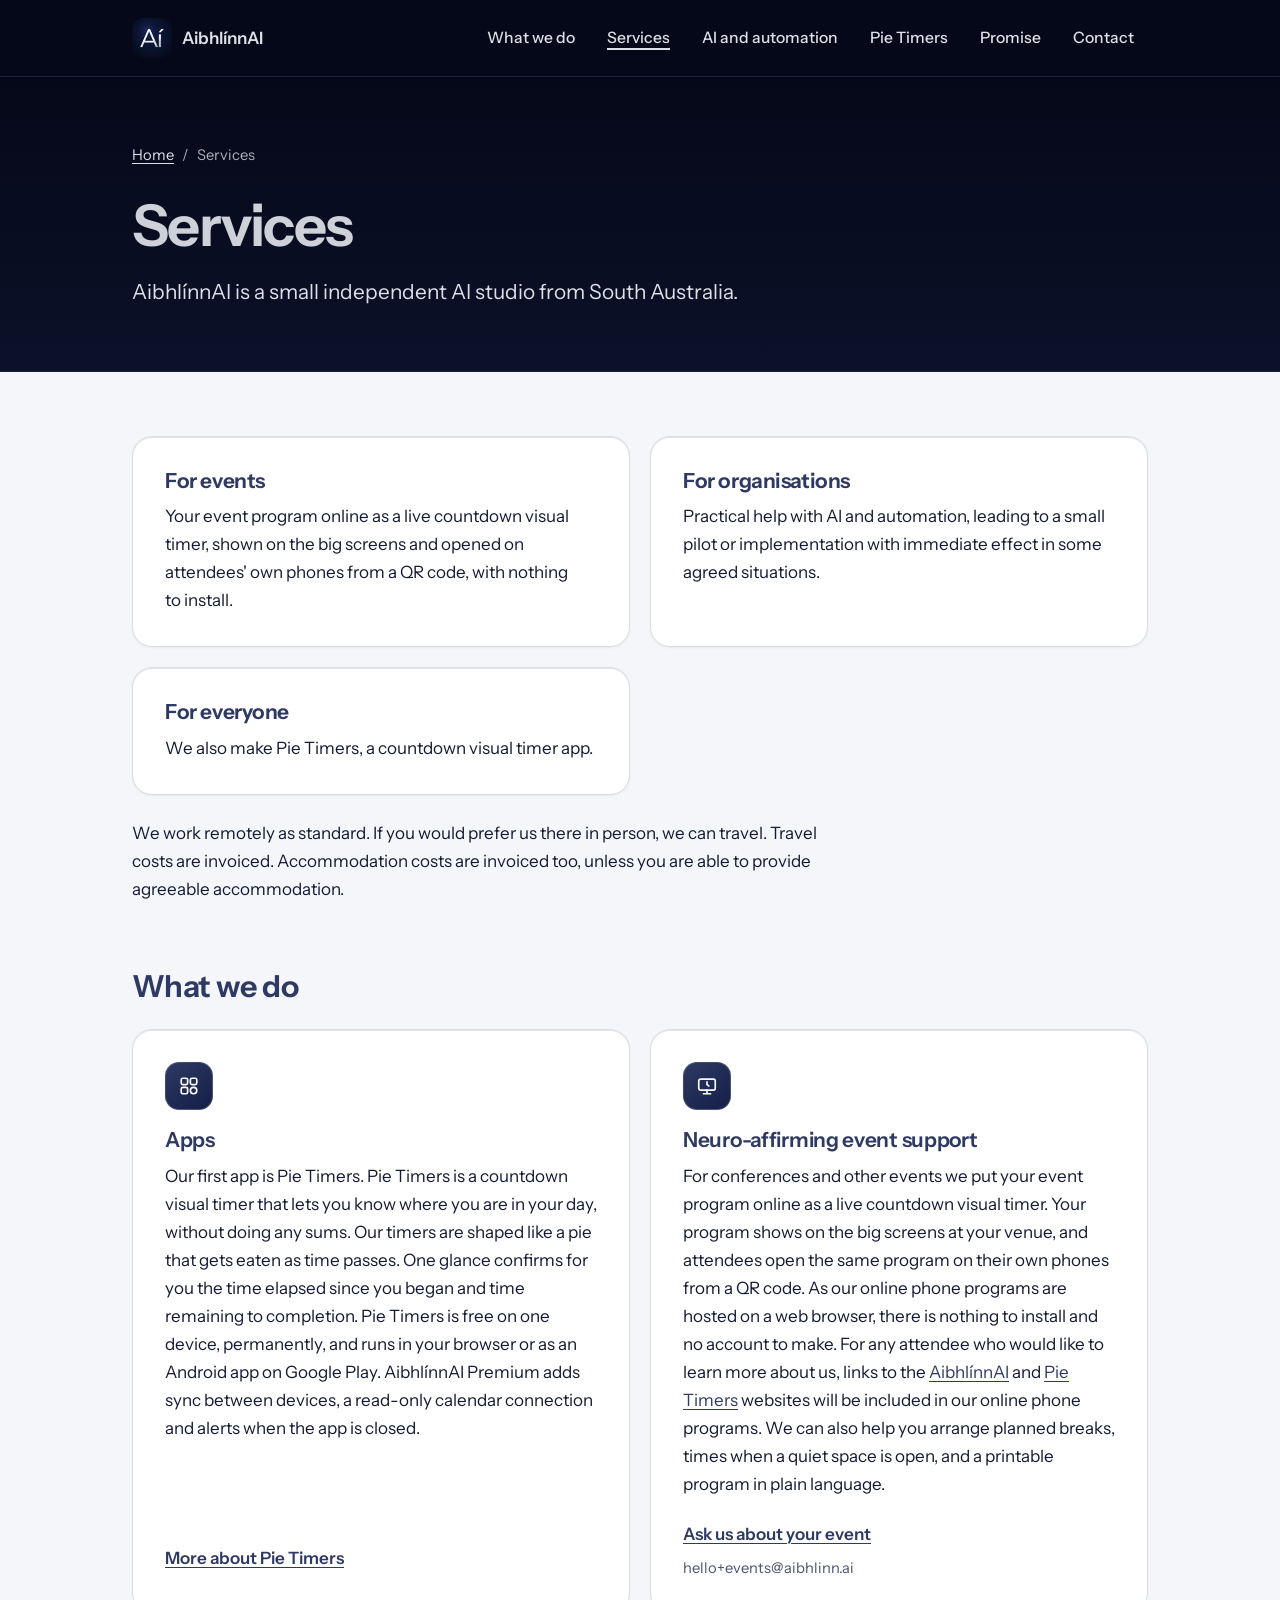
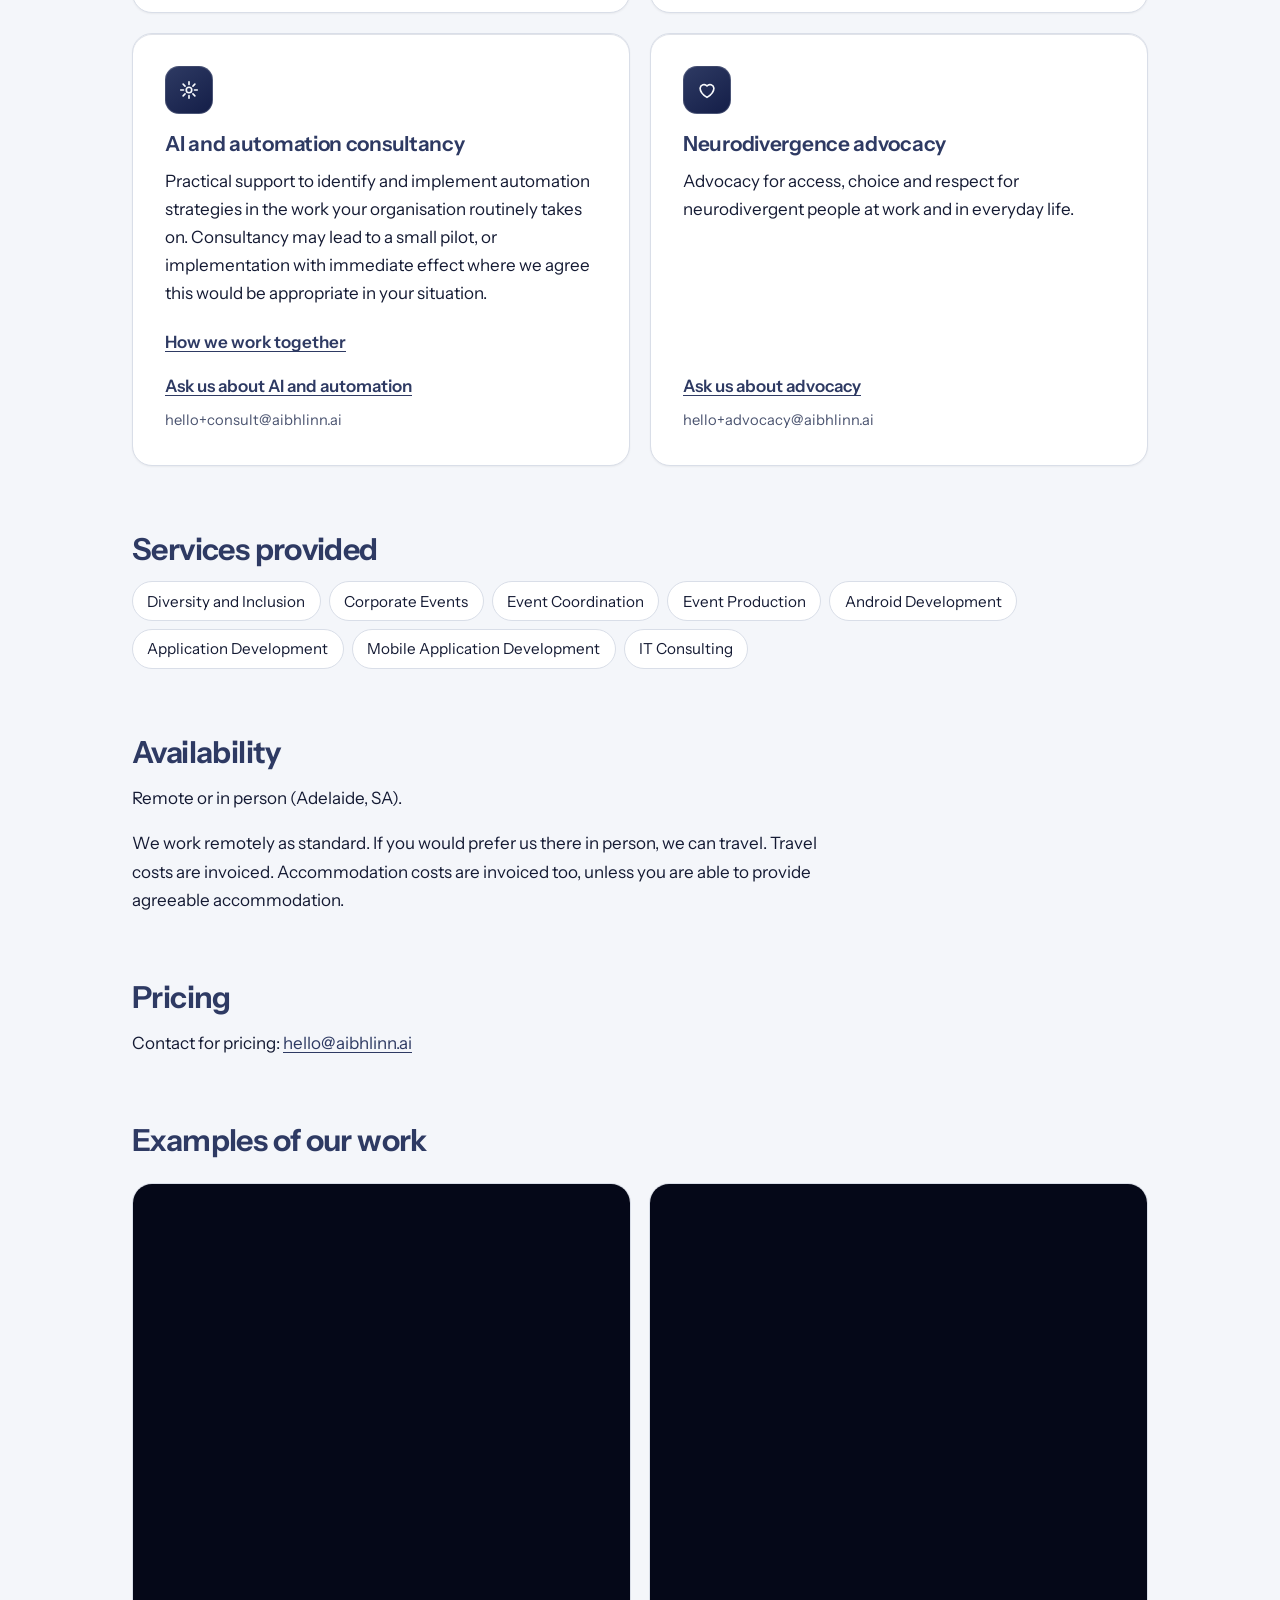
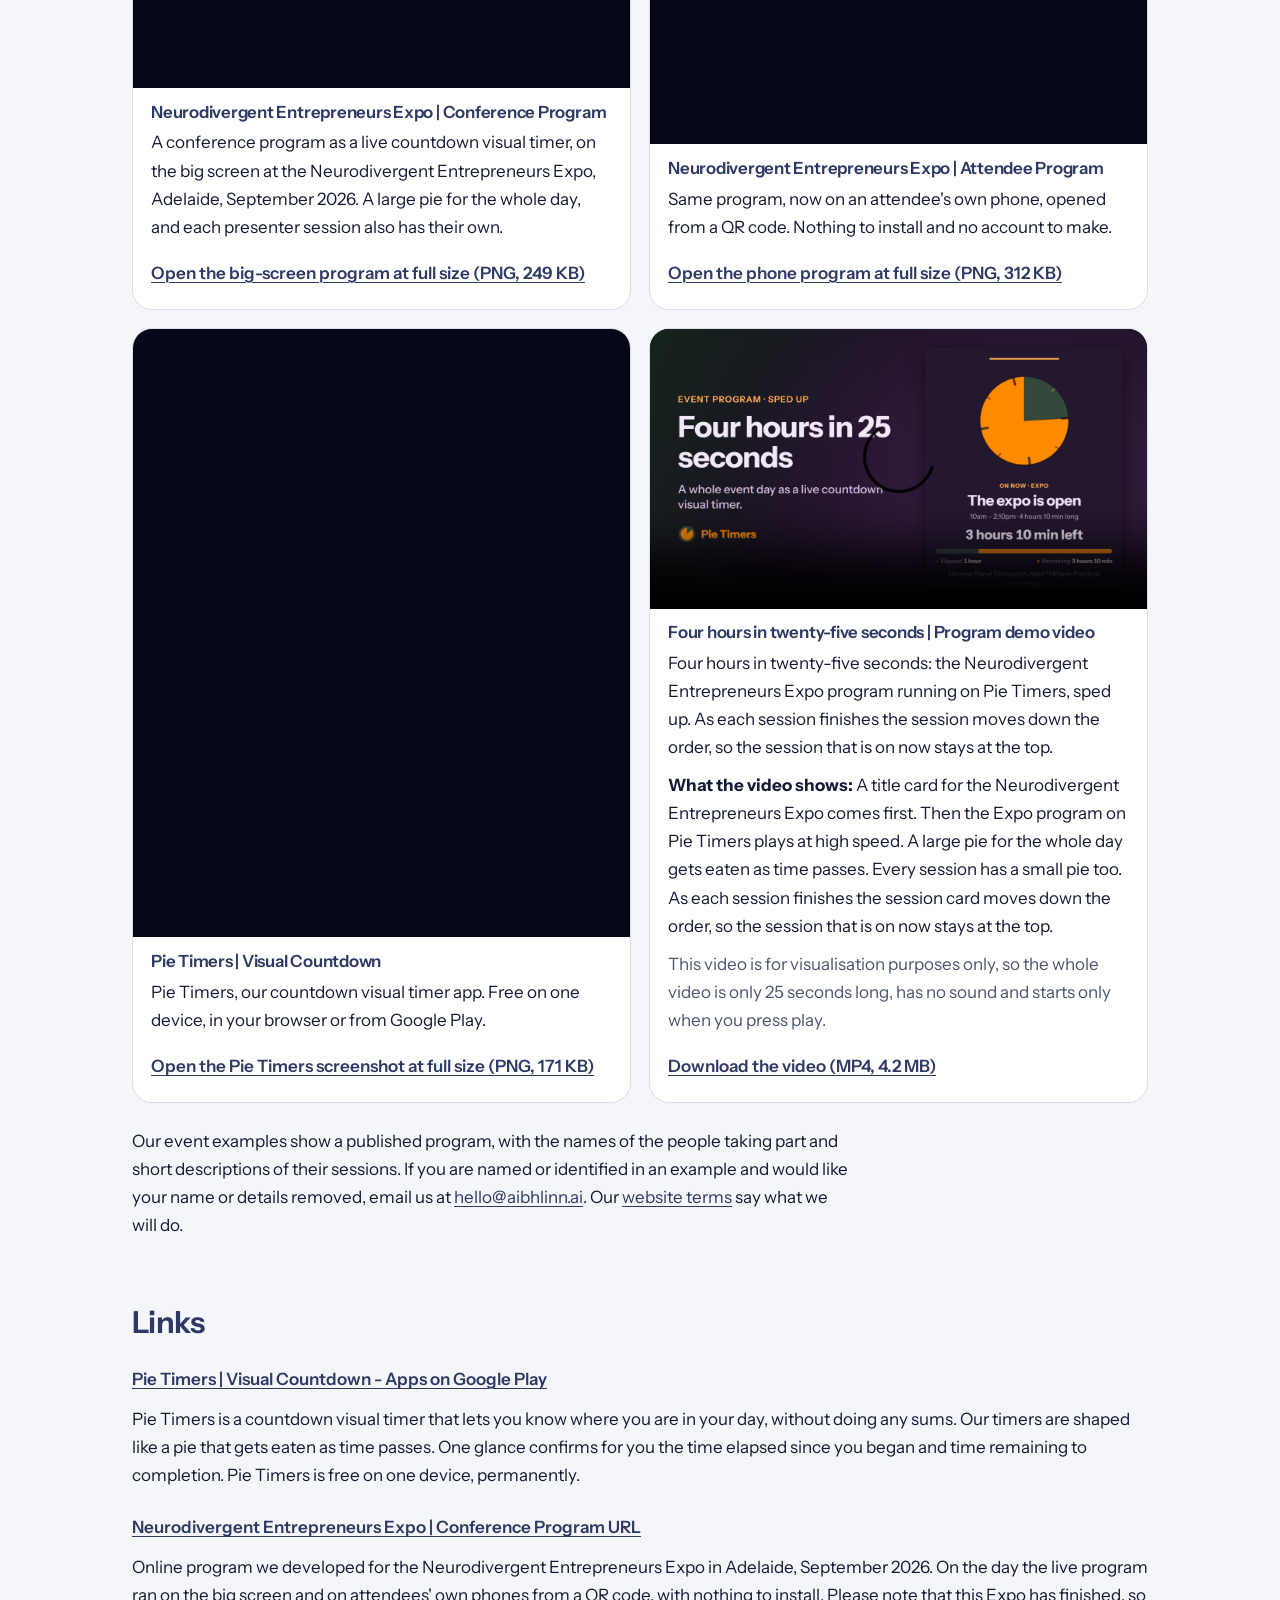
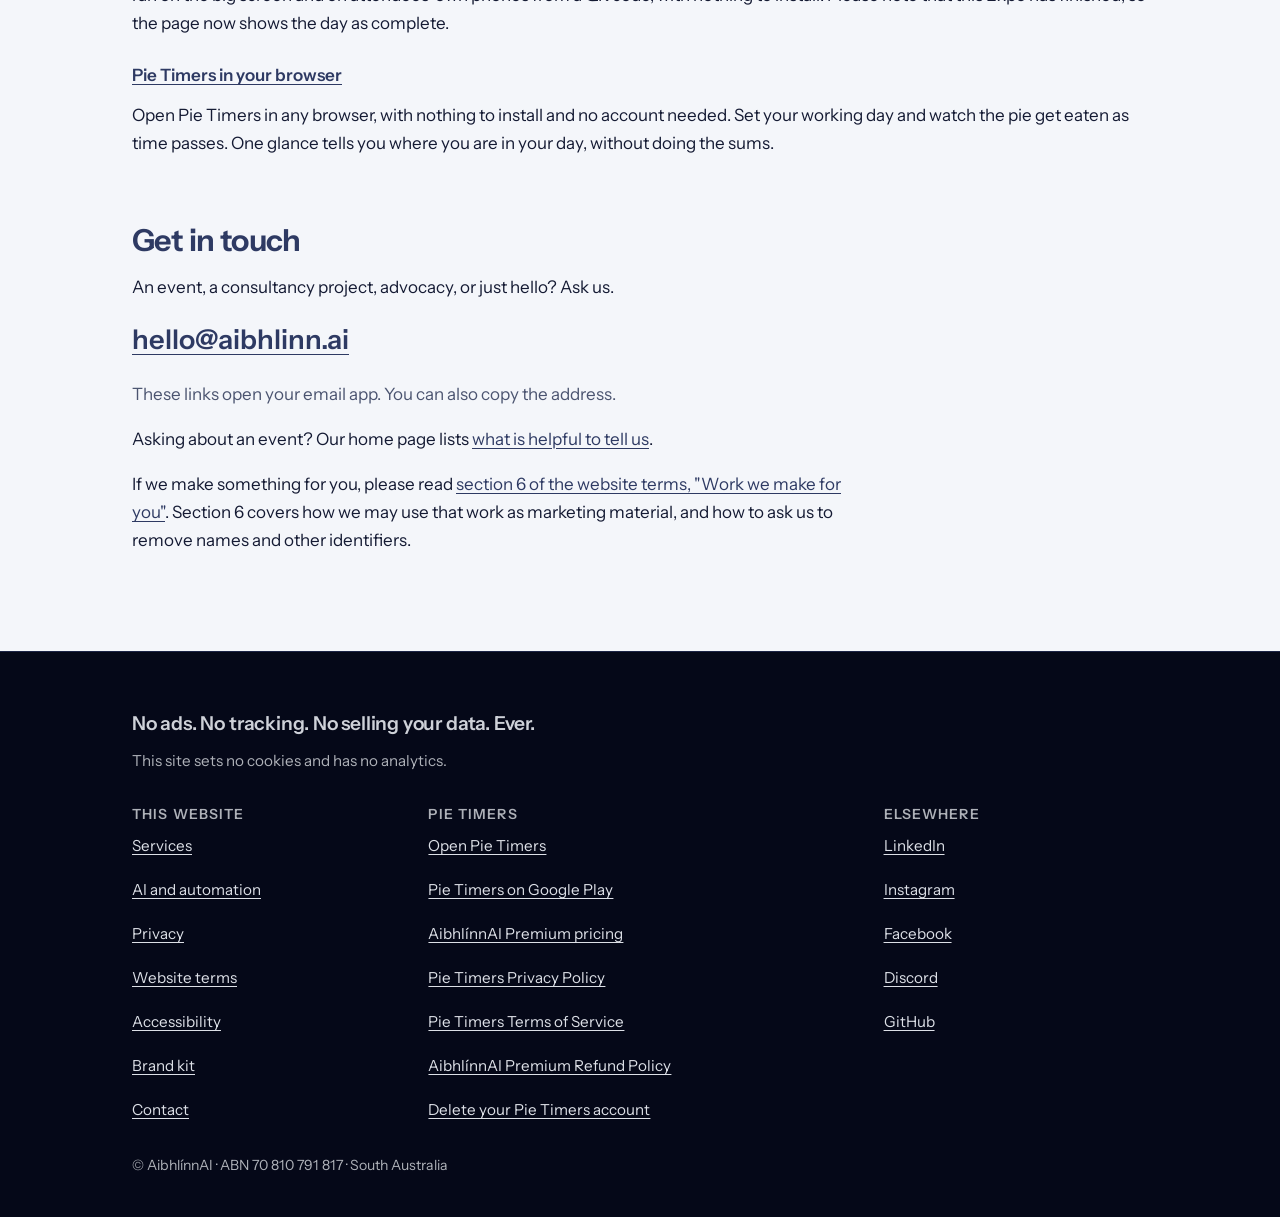
<file: services.html>
<!DOCTYPE html>
<html lang="en-AU">
<head>
<meta charset="utf-8">
<meta name="viewport" content="width=device-width, initial-scale=1, viewport-fit=cover">
<meta http-equiv="Content-Security-Policy" content="default-src 'none'; style-src 'self'; img-src 'self'; font-src 'self'; media-src 'self'; base-uri 'none'; form-action 'none'">
<meta name="referrer" content="no-referrer">
<meta name="format-detection" content="telephone=no">
<title>Services | AibhlínnAI</title>
<meta name="description" content="Services from AibhlínnAI, a small independent AI studio from South Australia: your event program online as a live countdown visual timer, and practical help with AI and automation.">
<link rel="canonical" href="https://aibhlinn.ai/services.html">
<meta name="theme-color" content="#050818">
<meta name="color-scheme" content="light dark">
<link rel="icon" href="favicon.ico" sizes="16x16 32x32 48x48">
<link rel="icon" type="image/png" sizes="80x80" href="aibhlinn-mark-80.png">
<link rel="apple-touch-icon" href="apple-touch-icon.png">
<link rel="preload" href="fonts/instrument-sans-latin.woff2" as="font" type="font/woff2" crossorigin>
<link rel="stylesheet" href="site.css">

<!-- Link previews (WhatsApp, LinkedIn, Discord, Teams). The image and the
     URL must be absolute, so these assume the site is live at aibhlinn.ai. -->
<meta property="og:type" content="website">
<meta property="og:site_name" content="AibhlínnAI">
<meta property="og:title" content="Services | AibhlínnAI">
<meta property="og:description" content="Services from AibhlínnAI, a small independent AI studio from South Australia: your event program online as a live countdown visual timer, and practical help with AI and automation.">
<meta property="og:url" content="https://aibhlinn.ai/services.html">
<meta property="og:image" content="https://aibhlinn.ai/og-image.jpg">
<meta property="og:image:width" content="1200">
<meta property="og:image:height" content="630">
<meta property="og:image:type" content="image/jpeg">
<meta property="og:image:alt" content="The AibhlínnAI logo: a silver Aí monogram above the name, on deep navy.">
<meta property="og:locale" content="en_AU">
<meta name="twitter:card" content="summary_large_image">
<meta name="twitter:image:alt" content="The AibhlínnAI logo: a silver Aí monogram above the name, on deep navy.">

<!-- Data for search engines, not a script: nothing here runs. Every
     value repeats words that are visible on this page. No offers,
     price or rating fields, on purpose. -->
<script type="application/ld+json">
{
  "@context": "https://schema.org",
  "@graph": [
    {
      "@type": "Organization",
      "@id": "https://aibhlinn.ai/#organisation",
      "name": "AibhlínnAI",
      "url": "https://aibhlinn.ai/"
    },
    {
      "@type": "WebSite",
      "@id": "https://aibhlinn.ai/#website",
      "url": "https://aibhlinn.ai/",
      "name": "AibhlínnAI"
    },
    {
      "@type": "WebPage",
      "@id": "https://aibhlinn.ai/services.html#webpage",
      "url": "https://aibhlinn.ai/services.html",
      "name": "Services | AibhlínnAI",
      "inLanguage": "en-AU",
      "isPartOf": {
        "@id": "https://aibhlinn.ai/#website"
      },
      "about": {
        "@id": "https://aibhlinn.ai/#organisation"
      },
      "breadcrumb": {
        "@id": "https://aibhlinn.ai/services.html#breadcrumb"
      }
    },
    {
      "@type": "BreadcrumbList",
      "@id": "https://aibhlinn.ai/services.html#breadcrumb",
      "itemListElement": [
        {
          "@type": "ListItem",
          "position": 1,
          "name": "Home",
          "item": "https://aibhlinn.ai/"
        },
        {
          "@type": "ListItem",
          "position": 2,
          "name": "Services",
          "item": "https://aibhlinn.ai/services.html"
        }
      ]
    },
    {
      "@type": "Service",
      "@id": "https://aibhlinn.ai/services.html#automation-service",
      "name": "AI and automation consultancy",
      "serviceType": "AI and automation consultancy",
      "url": "https://aibhlinn.ai/ai-automation.html",
      "description": "Practical support to identify and implement automation strategies in the work your organisation routinely takes on. Consultancy may lead to a small pilot, or implementation with immediate effect where we agree this would be appropriate in your situation.",
      "provider": {
        "@id": "https://aibhlinn.ai/#organisation"
      }
    },
    {
      "@type": "Service",
      "@id": "https://aibhlinn.ai/services.html#event-service",
      "name": "Neuro-affirming event support",
      "serviceType": "Neuro-affirming event support",
      "url": "https://aibhlinn.ai/services.html#what-we-do",
      "description": "For conferences and other events we put your event program online as a live countdown visual timer. Your program shows on the big screens at your venue, and attendees open the same program on their own phones from a QR code. As our online phone programs are hosted on a web browser, there is nothing to install and no account to make. For any attendee who would like to learn more about us, links to the AibhlínnAI and Pie Timers websites will be included in our online phone programs. We can also help you arrange planned breaks, times when a quiet space is open, and a printable program in plain language.",
      "provider": {
        "@id": "https://aibhlinn.ai/#organisation"
      }
    },
    {
      "@type": "Service",
      "@id": "https://aibhlinn.ai/services.html#advocacy-service",
      "name": "Neurodivergence advocacy",
      "serviceType": "Neurodivergence advocacy",
      "url": "https://aibhlinn.ai/services.html#what-we-do",
      "description": "Advocacy for access, choice and respect for neurodivergent people at work and in everyday life.",
      "provider": {
        "@id": "https://aibhlinn.ai/#organisation"
      }
    },
    {
      "@type": "CreativeWork",
      "@id": "https://pietimers.aibhlinn.ai/ndexpo26/#program",
      "name": "Neurodivergent Entrepreneurs Expo | Conference Program",
      "url": "https://pietimers.aibhlinn.ai/ndexpo26/",
      "description": "Online program we developed for the Neurodivergent Entrepreneurs Expo in Adelaide, September 2026. On the day the live program ran on the big screen and on attendees' own phones from a QR code, with nothing to install.",
      "creator": {
        "@id": "https://aibhlinn.ai/#organisation"
      }
    }
  ]
}
</script>
</head>
<!-- This page mirrors the services page of our LinkedIn company page
     (https://www.linkedin.com/company/aibhlinnai/services), which the
     owner wrote on 22 November 2026. The opening lines, the four
     paragraphs under "What we do", the eight services, the availability and
     pricing lines, and the titles and descriptions of the four examples
     and three links are the owner's words:
     change them there and here together.
     How an AI and automation project runs is on ai-automation.html, not
     here. The page head with its breadcrumb is site-only.
     This is the one page with a video, so its Content-Security-Policy
     also has media-src 'self', and the deploy guard allows the video tag
     here and nowhere else. Keep the whole video tag on one line, written
     as it is. It never starts by itself, and it has no sound.
     No price here: "Contact us for pricing" is all the Pricing section
     says. The one date is the month of a past event, in a caption.
     The examples show names from a published event program. Section 6 of
     terms.html says anyone identified can ask for that to be removed.
     "Get in touch" ends by pointing clients to that section. It points
     and does not restate: section 6 is the only place that says what we
     may do, so never reword its meaning here. -->
<body>
<a class="skip" href="#main">Skip to content</a>

<header class="hero hero--page">
  <nav class="bar wrap" aria-label="Main">
    <a class="brand" href="./" aria-label="AibhlínnAI home"><img src="aibhlinn-mark-80.png" width="40" height="40" alt=""><span class="brand-name">AibhlínnAI</span></a>
    <ul class="nav-links">
      <li><a href="./#what-we-do">What we do</a></li>
      <li><a href="services.html" aria-current="page">Services</a></li>
      <li><a href="ai-automation.html">AI and automation</a></li>
      <li><a href="./#pie-timers">Pie Timers</a></li>
      <li><a href="./#promise">Promise</a></li>
      <li><a href="./#contact">Contact</a></li>
    </ul>
  </nav>
</header>

<main id="main" tabindex="-1" class="doc doc--headed">
  <div class="page-head">
    <div class="wrap">
      <nav class="crumbs" aria-label="Breadcrumb">
        <ol>
          <li><a href="./">Home</a></li>
          <li aria-current="page">Services</li>
        </ol>
      </nav>
      <h1>Services</h1>
      <p class="intro">AibhlínnAI is a small independent AI studio from South
      Australia.</p>
    </div>
  </div>
  <div class="wrap">

    <div class="grid grid--four">
      <section class="card" aria-labelledby="for-events">
        <h2 id="for-events">For events</h2>
        <p>Your event program online as a live countdown visual timer,
        shown on the big screens and opened on attendees' own phones from a
        QR code, with nothing to install.</p>
      </section>
      <section class="card" aria-labelledby="for-organisations">
        <h2 id="for-organisations">For organisations</h2>
        <p>Practical help with AI and automation, leading to a small pilot
        or implementation with immediate effect in some agreed
        situations.</p>
      </section>
      <section class="card" aria-labelledby="for-everyone">
        <h2 id="for-everyone">For everyone</h2>
        <p>We also make Pie Timers, a countdown visual timer app.</p>
      </section>
    </div>
    <p>We work remotely as standard. If you would prefer us there in person, we can travel. Travel costs are invoiced. Accommodation costs are invoiced too, unless you are able to provide agreeable accommodation.</p>

    <h2 id="what-we-do">What we do</h2>
    <div class="grid grid--four">
      <div class="card">
        <div class="icon" aria-hidden="true"><svg viewBox="0 0 24 24" fill="none" stroke="currentColor" stroke-width="1.8" stroke-linecap="round" stroke-linejoin="round"><rect x="3.5" y="3.5" width="7" height="7" rx="1.8"/><rect x="13.5" y="3.5" width="7" height="7" rx="1.8"/><rect x="3.5" y="13.5" width="7" height="7" rx="1.8"/><circle cx="17" cy="17" r="3.5"/></svg></div>
        <h3>Apps</h3>
        <p>Our first app is Pie Timers. Pie Timers is a countdown visual timer that lets you know where you are in your day, without doing any sums. Our timers are shaped like a pie that gets eaten as time passes. One glance confirms for you the time elapsed since you began and time remaining to completion. Pie Timers is
        free on one device, permanently, and runs in your browser or as an
        Android app on Google Play. AibhlínnAI Premium adds sync between devices, a read-only calendar connection and alerts when the app is closed.</p>
        <p class="card-link"><a href="./#pie-timers">More about Pie Timers</a></p>
      </div>
      <div class="card">
        <div class="icon" aria-hidden="true"><svg viewBox="0 0 24 24" fill="none" stroke="currentColor" stroke-width="1.8" stroke-linecap="round" stroke-linejoin="round"><rect x="3" y="4.5" width="18" height="12" rx="2"/><path d="M8 20.5h8M12 16.5v4"/><path d="M12 7.5v3l2 1.5"/></svg></div>
        <h3>Neuro-affirming event support</h3>
        <p>For conferences and other events we put your event program online as a live countdown visual timer. Your program shows on the big screens at your venue, and attendees open the same program on their own phones from a QR code. As our online phone programs are hosted on a web browser, there is nothing to install and no account to make. For any attendee who would like to learn more about us, links to the <a href="https://aibhlinn.ai/">AibhlínnAI</a> and <a href="https://pietimers.aibhlinn.ai/">Pie Timers</a> websites will be included in our online phone programs. We can also help you arrange planned breaks, times when a quiet space is open, and a printable program in plain language.</p>
        <p class="card-link"><a href="mailto:hello+events@aibhlinn.ai?subject=Neuro-affirming%20event%20support">Ask us about your event</a><span class="addr">hello+events@aibhlinn.ai</span></p>
      </div>
      <div class="card">
        <div class="icon" aria-hidden="true"><svg viewBox="0 0 24 24" fill="none" stroke="currentColor" stroke-width="1.8" stroke-linecap="round" stroke-linejoin="round"><path d="M12 3v3M12 18v3M3 12h3M18 12h3M5.6 5.6l2.1 2.1M16.3 16.3l2.1 2.1M5.6 18.4l2.1-2.1M16.3 7.7l2.1-2.1"/><circle cx="12" cy="12" r="3"/></svg></div>
        <h3>AI and automation consultancy</h3>
        <p>Practical support to identify and implement automation strategies in the work your organisation routinely takes on. Consultancy may lead to a small pilot, or implementation with immediate effect where we agree this would be appropriate in your situation.</p>
        <p class="card-link"><a href="ai-automation.html">How we work together</a></p>
        <p class="card-link card-link--second"><a href="mailto:hello+consult@aibhlinn.ai?subject=AI%20and%20automation">Ask us about AI and automation</a><span class="addr">hello+consult@aibhlinn.ai</span></p>
      </div>
      <div class="card">
        <div class="icon" aria-hidden="true"><svg viewBox="0 0 24 24" fill="none" stroke="currentColor" stroke-width="1.8" stroke-linecap="round" stroke-linejoin="round"><path d="M12 20s-7.5-4.6-7.5-10A4.3 4.3 0 0 1 12 7.6 4.3 4.3 0 0 1 19.5 10c0 5.4-7.5 10-7.5 10z"/></svg></div>
        <h3>Neurodivergence advocacy</h3>
        <p>Advocacy for access, choice and respect for neurodivergent
        people at work and in everyday life.</p>
        <p class="card-link"><a href="mailto:hello+advocacy@aibhlinn.ai?subject=Neurodivergence%20advocacy">Ask us about advocacy</a><span class="addr">hello+advocacy@aibhlinn.ai</span></p>
      </div>
    </div>

    <h2 id="services-provided">Services provided</h2>
    <!-- The eight services, the availability line and the pricing line
         are the fields on our LinkedIn services page, word for word. On
         22 November 2026 the owner took Web Design and Web Development
         off this list: they are not services we offer. On
         24 November 2026 the owner added IT Consulting, as on LinkedIn. -->
    <ul class="tags">
      <li>Diversity and Inclusion</li>
      <li>Corporate Events</li>
      <li>Event Coordination</li>
      <li>Event Production</li>
      <li>Android Development</li>
      <li>Application Development</li>
      <li>Mobile Application Development</li>
      <li>IT Consulting</li>
    </ul>

    <h2 id="where-we-work">Availability</h2>
    <p>Remote or in person (Adelaide, SA).</p>
    <p>We work remotely as standard. If you would prefer us there in person, we can travel. Travel costs are invoiced. Accommodation costs are invoiced too, unless you are able to provide agreeable accommodation.</p>

    <h2 id="pricing">Pricing</h2>
    <p>Contact for pricing:
    <a href="mailto:hello@aibhlinn.ai">hello@aibhlinn.ai</a></p>

    <h2 id="examples">Examples of our work</h2>
    <!-- Each picture is the file the owner put on LinkedIn, unchanged,
         except the phone program: on 22 November 2026 the owner replaced
         it with a shorter crop that ends after the first session.
         width and height are the file's real size, so the page does not
         jump when a picture arrives. -->
    <div class="work">
      <figure>
        <div class="shot"><img src="work/event-program-big-screen.png" width="1168" height="940" loading="lazy" decoding="async" alt="An event program on a wide screen. On the left, a large orange pie with a quarter eaten, above the words The expo is open and 3 hours 10 min left. On the right, six sessions in a list with their times, each with a small pie. The session that is on now is highlighted."></div>
        <figcaption>
          <h3>Neurodivergent Entrepreneurs Expo | Conference Program</h3>
          <p>A conference program as a live countdown visual timer, on the
          big screen at the Neurodivergent Entrepreneurs Expo, Adelaide,
          September 2026. A large pie for the whole day, and each presenter
          session also has their own.</p>
          <p><a href="work/event-program-big-screen.png">Open the big-screen program at full size (PNG, 249 KB)</a></p>
        </figcaption>
      </figure>
      <figure>
        <div class="shot"><img src="work/event-program-phone.png" width="824" height="1830" loading="lazy" decoding="async" alt="Same program now on a phone, in one column. Event name and the venue name, Woodville Town Hall, come first, then the time, 11am. Under that is the large pie for the whole day, a quarter eaten, with the words The expo is open and 3 hours 10 min left. The picture ends with the first session in the list, Welcome and Opening, 10am to 10:15am, with a short description."></div>
        <figcaption>
          <h3>Neurodivergent Entrepreneurs Expo | Attendee Program</h3>
          <p>Same program, now on an attendee's own phone, opened from a QR
          code. Nothing to install and no account to make.</p>
          <p><a href="work/event-program-phone.png">Open the phone program at full size (PNG, 312 KB)</a></p>
        </figcaption>
      </figure>
      <figure>
        <div class="shot"><img src="work/pie-timers-app.png" width="1080" height="1920" loading="lazy" decoding="async" alt="Pie Timers app on a phone. A panel at the top shows today, the start time, lunch and the end of the day. Underneath, a purple pie counts down to lunch at 12:30 PM. A little over half of the pie is eaten, and 1:49:58 remains."></div>
        <figcaption>
          <h3>Pie Timers | Visual Countdown</h3>
          <p>Pie Timers, our countdown visual timer app. Free on one
          device, in your browser or from Google Play.</p>
          <p><a href="work/pie-timers-app.png">Open the Pie Timers screenshot at full size (PNG, 171 KB)</a></p>
        </figcaption>
      </figure>
      <figure>
        <div class="shot">
          <video controls preload="none" poster="work/event-program-sped-up-poster.png" width="1280" height="720" aria-label="Video: the Expo program on Pie Timers, sped up" aria-describedby="video-words"><source src="work/event-program-sped-up.mp4" type="video/mp4"></video>
        </div>
        <figcaption>
          <h3>Four hours in twenty-five seconds | Program demo video</h3>
          <p>Four hours in twenty-five seconds: the Neurodivergent
          Entrepreneurs Expo program running on Pie Timers, sped up. As
          each session finishes the session moves down the order, so the
          session that is on now stays at the top.</p>
          <p id="video-words"><strong>What the video shows:</strong> A
          title card for the Neurodivergent Entrepreneurs Expo comes first.
          Then the Expo program on Pie Timers plays at high speed. A large
          pie for the whole day gets eaten as time passes. Every session
          has a small pie too. As each session finishes the session card
          moves down the order, so the session that is on now stays at the
          top.</p>
          <p class="muted">This video is for visualisation purposes only,
          so the whole video is only 25 seconds long, has no sound and
          starts only when you press play.</p>
          <p><a href="work/event-program-sped-up.mp4" download>Download the video (MP4, 4.2 MB)</a></p>
        </figcaption>
      </figure>
    </div>
    <p>Our event examples show a published program, with the names of the
    people taking part and short descriptions of their sessions. If you
    are named or identified in an example and would like your name or
    details removed, email us at
    <a href="mailto:hello@aibhlinn.ai">hello@aibhlinn.ai</a>. Our
    <a href="terms.html#work">website terms</a> say what we will do.</p>

    <h2 id="links">Links</h2>
    <dl class="linklist">
      <dt><a href="https://play.google.com/store/apps/details?id=ai.aibhlinn.pietimers">Pie Timers | Visual Countdown - Apps on Google Play</a></dt>
      <dd>Pie Timers is a countdown visual timer that lets you know where you are in your day, without doing any sums. Our timers are shaped like a pie that gets eaten as time passes. One glance confirms for you the time elapsed since you began and time remaining to completion. Pie Timers is free on one device,
      permanently.</dd>
      <dt><a href="https://pietimers.aibhlinn.ai/ndexpo26/">Neurodivergent Entrepreneurs Expo | Conference Program URL</a></dt>
      <dd>Online program we developed for the Neurodivergent Entrepreneurs
      Expo in Adelaide, September 2026. On the day the live program ran on
      the big screen and on attendees' own phones from a QR code, with
      nothing to install. Please note that this Expo has finished, so the
      page now shows the day as complete.</dd>
      <dt><a href="https://pietimers.aibhlinn.ai/">Pie Timers in your browser</a></dt>
      <dd>Open Pie Timers in any browser, with nothing to install and no
      account needed. Set your working day and watch the pie get eaten as
      time passes. One glance tells you where you are in your day, without
      doing the sums.</dd>
    </dl>

    <h2 id="get-in-touch">Get in touch</h2>
    <p>An event, a consultancy project, advocacy, or just hello? Ask
    us.</p>
    <p><a class="email" href="mailto:hello@aibhlinn.ai">hello@aibhlinn.ai</a></p>
    <p class="muted">These links open your email app. You can also copy
    the address.</p>
    <p>Asking about an event? Our home page lists
    <a href="./#contact">what is helpful to tell us</a>.</p>
    <p>If we make something for you, please read
    <a href="terms.html#work">section 6 of the website terms, "Work we make for you"</a>.
    Section 6 covers how we may use that work as marketing material, and
    how to ask us to remove names and other identifiers.</p>
  </div>
</main>

<footer class="foot">
  <div class="wrap">
    <p class="promise">No ads. No tracking. No selling your data. Ever.</p>
    <p>This site sets no cookies and has no analytics.</p>
    <div class="foot-groups">
      <nav aria-labelledby="foot-site">
        <h2 class="foot-label" id="foot-site">This website</h2>
        <ul class="foot-list">
          <li><a href="services.html" aria-current="page">Services</a></li>
          <li><a href="ai-automation.html">AI and automation</a></li>
          <li><a href="privacy.html">Privacy</a></li>
          <li><a href="terms.html">Website terms</a></li>
          <li><a href="accessibility.html">Accessibility</a></li>
          <li><a href="brand.html">Brand kit</a></li>
          <li><a href="./#contact">Contact</a></li>
        </ul>
      </nav>
      <nav aria-labelledby="foot-pt">
        <h2 class="foot-label" id="foot-pt">Pie Timers</h2>
        <ul class="foot-list">
          <li><a href="https://pietimers.aibhlinn.ai/">Open Pie Timers</a></li>
          <li><a href="https://play.google.com/store/apps/details?id=ai.aibhlinn.pietimers">Pie Timers on Google Play</a></li>
          <li><a href="https://premium.aibhlinn.ai/">AibhlínnAI Premium pricing</a></li>
          <li><a href="https://pietimers.aibhlinn.ai/privacy.html">Pie Timers Privacy Policy</a></li>
          <li><a href="https://pietimers.aibhlinn.ai/terms.html">Pie Timers Terms of Service</a></li>
          <li><a href="https://pietimers.aibhlinn.ai/terms.html#refunds">AibhlínnAI Premium Refund Policy</a></li>
          <li><a href="https://pietimers.aibhlinn.ai/privacy.html#delete">Delete your Pie Timers account</a></li>
        </ul>
      </nav>
      <!-- Plain links only. An embedded feed or share button would load the
           platform's tracking code onto this page and break the promise
           above. rel="me" says these accounts belong to this site. -->
      <nav aria-labelledby="foot-else">
        <h2 class="foot-label" id="foot-else">Elsewhere</h2>
        <ul class="foot-list">
          <li><a href="https://www.linkedin.com/company/aibhlinnai/" rel="me noopener">LinkedIn</a></li>
          <li><a href="https://www.instagram.com/aibhlinnai/" rel="me noopener">Instagram</a></li>
          <li><a href="https://www.facebook.com/profile.php?id=61594621506691" rel="me noopener">Facebook</a></li>
          <li><a href="https://discord.gg/QBrc9UkZpZ" rel="me noopener">Discord</a></li>
          <li><a href="https://github.com/AibhlinnAI" rel="me noopener">GitHub</a></li>
        </ul>
      </nav>
    </div>
    <p class="fine">© AibhlínnAI · ABN&nbsp;70&nbsp;810&nbsp;791&nbsp;817 · South Australia</p>
  </div>
</footer>
</body>
</html>
</file>
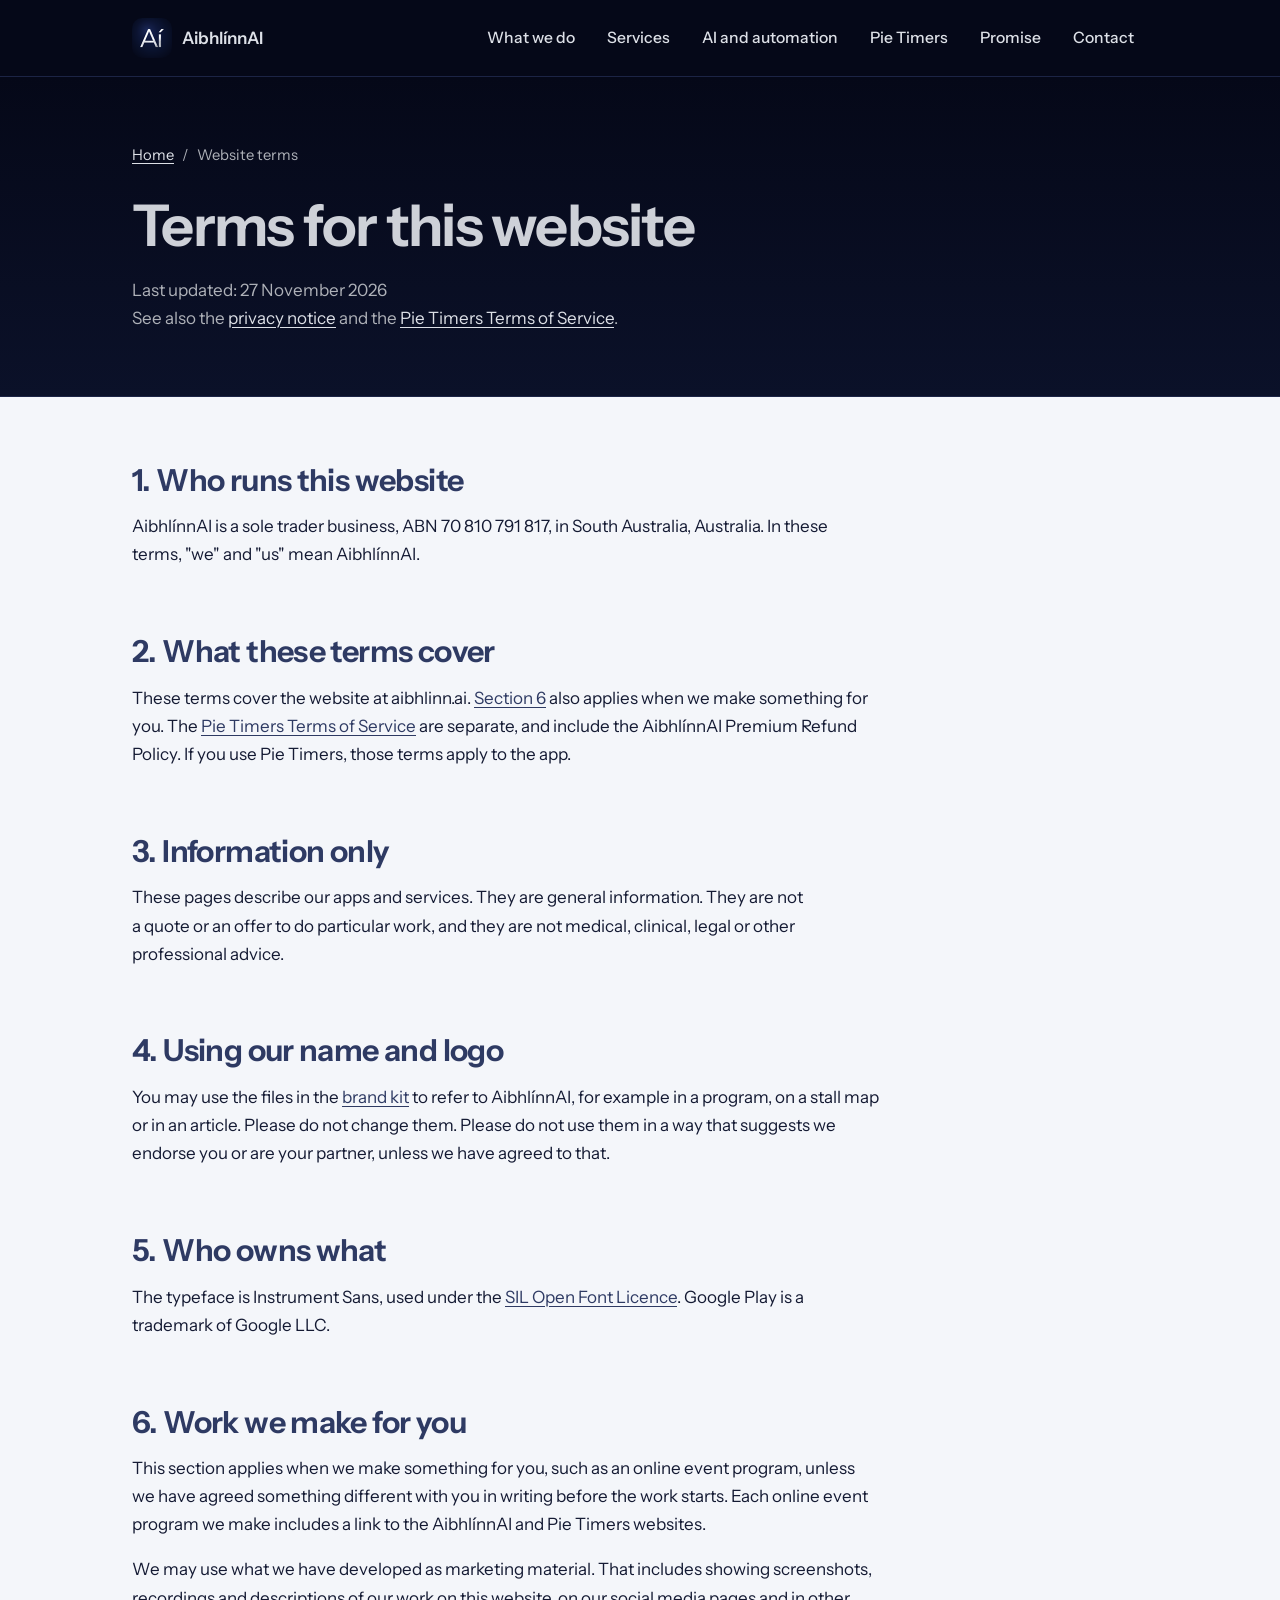
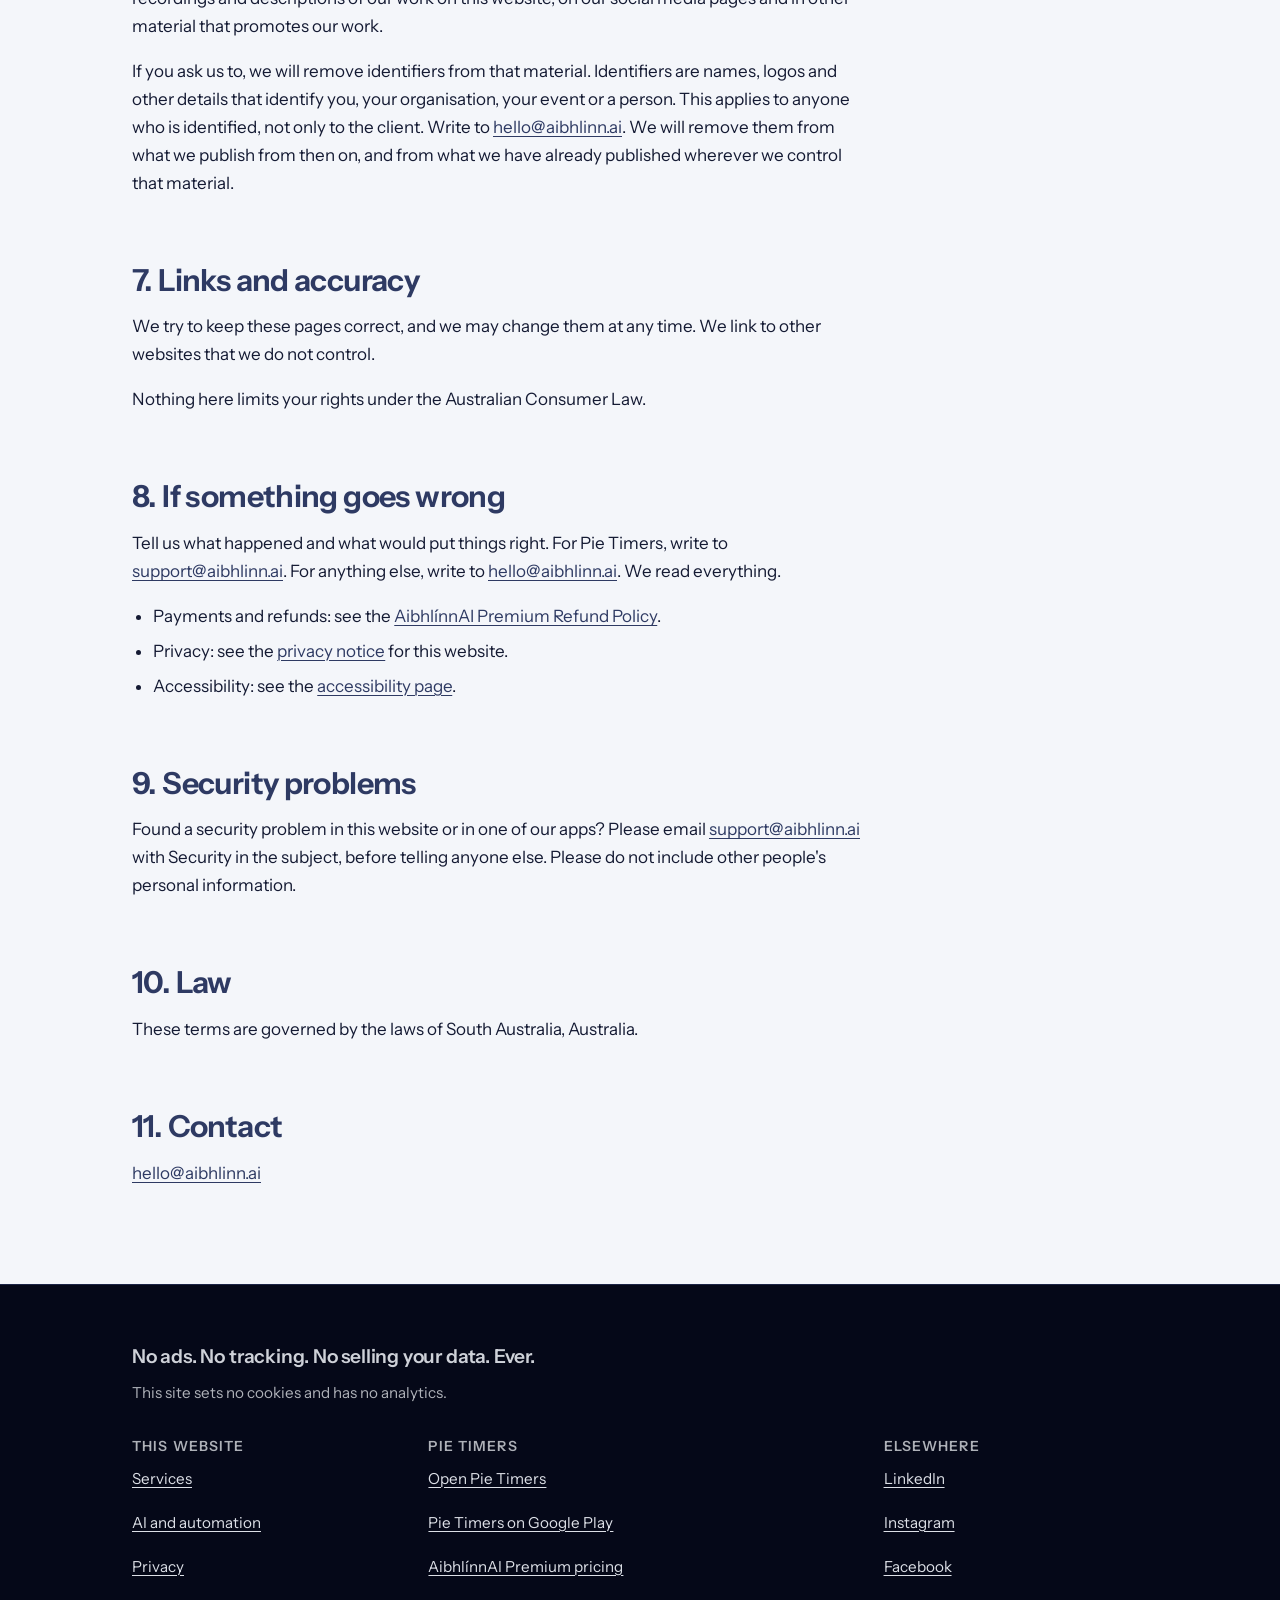
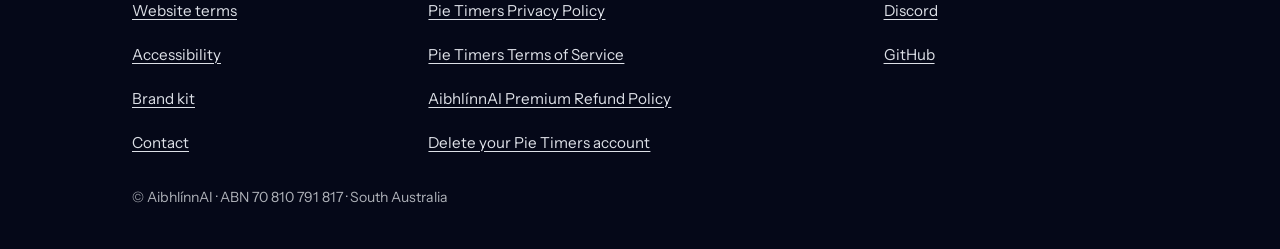
<file: terms.html>
<!DOCTYPE html>
<html lang="en-AU">
<head>
<meta charset="utf-8">
<meta name="viewport" content="width=device-width, initial-scale=1, viewport-fit=cover">
<meta http-equiv="Content-Security-Policy" content="default-src 'none'; style-src 'self'; img-src 'self'; font-src 'self'; base-uri 'none'; form-action 'none'">
<meta name="referrer" content="no-referrer">
<meta name="format-detection" content="telephone=no">
<title>Website terms | AibhlínnAI</title>
<meta name="description" content="Terms for the AibhlínnAI website: who runs the website, what the pages are for, how you may use our name and logo, how we may show work we make for you, and how to tell us if something goes wrong.">
<link rel="canonical" href="https://aibhlinn.ai/terms.html">
<meta name="theme-color" content="#050818">
<meta name="color-scheme" content="light dark">
<link rel="icon" href="favicon.ico" sizes="16x16 32x32 48x48">
<link rel="icon" type="image/png" sizes="80x80" href="aibhlinn-mark-80.png">
<link rel="apple-touch-icon" href="apple-touch-icon.png">
<link rel="preload" href="fonts/instrument-sans-latin.woff2" as="font" type="font/woff2" crossorigin>
<link rel="stylesheet" href="site.css">

<!-- Link previews (WhatsApp, LinkedIn, Discord, Teams). The image and the
     URL must be absolute, so these assume the site is live at aibhlinn.ai. -->
<meta property="og:type" content="website">
<meta property="og:site_name" content="AibhlínnAI">
<meta property="og:title" content="Website terms | AibhlínnAI">
<meta property="og:description" content="Terms for the AibhlínnAI website: who runs the website, what the pages are for, how you may use our name and logo, how we may show work we make for you, and how to tell us if something goes wrong.">
<meta property="og:url" content="https://aibhlinn.ai/terms.html">
<meta property="og:image" content="https://aibhlinn.ai/og-image.jpg">
<meta property="og:image:width" content="1200">
<meta property="og:image:height" content="630">
<meta property="og:image:type" content="image/jpeg">
<meta property="og:image:alt" content="The AibhlínnAI logo: a silver Aí monogram above the name, on deep navy.">
<meta property="og:locale" content="en_AU">
<meta name="twitter:card" content="summary_large_image">
<meta name="twitter:image:alt" content="The AibhlínnAI logo: a silver Aí monogram above the name, on deep navy.">

<!-- Data for search engines, not a script: nothing here runs. Every
     value repeats words that are visible on this page. No offers,
     price or rating fields, on purpose. -->
<script type="application/ld+json">
{
  "@context": "https://schema.org",
  "@graph": [
    {
      "@type": "Organization",
      "@id": "https://aibhlinn.ai/#organisation",
      "name": "AibhlínnAI",
      "url": "https://aibhlinn.ai/"
    },
    {
      "@type": "WebSite",
      "@id": "https://aibhlinn.ai/#website",
      "url": "https://aibhlinn.ai/",
      "name": "AibhlínnAI"
    },
    {
      "@type": "WebPage",
      "@id": "https://aibhlinn.ai/terms.html#webpage",
      "url": "https://aibhlinn.ai/terms.html",
      "name": "Website terms | AibhlínnAI",
      "inLanguage": "en-AU",
      "isPartOf": {
        "@id": "https://aibhlinn.ai/#website"
      },
      "about": {
        "@id": "https://aibhlinn.ai/#organisation"
      },
      "breadcrumb": {
        "@id": "https://aibhlinn.ai/terms.html#breadcrumb"
      },
      "dateModified": "2026-11-27"
    },
    {
      "@type": "BreadcrumbList",
      "@id": "https://aibhlinn.ai/terms.html#breadcrumb",
      "itemListElement": [
        {
          "@type": "ListItem",
          "position": 1,
          "name": "Home",
          "item": "https://aibhlinn.ai/"
        },
        {
          "@type": "ListItem",
          "position": 2,
          "name": "Website terms",
          "item": "https://aibhlinn.ai/terms.html"
        }
      ]
    }
  ]
}
</script>
</head>
<!-- DRAFT. NOT YET REVIEWED BY A LAWYER.
     A plain statement of what this website is, with one section, 6,
     about work we make for clients. It is not legal advice and
     has not been checked by anyone qualified. It contains no liability
     exclusion on purpose: Australian Consumer Law guarantees cannot be
     excluded, and a non-lawyer should not draft one.
     Section 6, "Work we make for you" (#work), was added on 22 November
     2026, and the owner approved its wording that day. On 25 November 2026
     the wording of this page was copied from his working document, which
     added the sentence about links in event programs. It is the only
     section that says what we may do with a
     client's work, so keep its meaning exactly and do not strengthen it.
     Section 2 points to it, and so do services.html and section 7 of
     privacy.html: change them together.
     Governing law and the consumer-law sentence match the Pie Timers Terms
     of Service (pie-timers-app app/terms.html, sections 6 and 12). Update
     "Last updated" with any change.
     Write the ABN with &nbsp; between its parts. -->
<body>
<a class="skip" href="#main">Skip to content</a>

<header class="hero hero--page">
  <nav class="bar wrap" aria-label="Main">
    <a class="brand" href="./" aria-label="AibhlínnAI home"><img src="aibhlinn-mark-80.png" width="40" height="40" alt=""><span class="brand-name">AibhlínnAI</span></a>
    <ul class="nav-links">
      <li><a href="./#what-we-do">What we do</a></li>
      <li><a href="services.html">Services</a></li>
      <li><a href="ai-automation.html">AI and automation</a></li>
      <li><a href="./#pie-timers">Pie Timers</a></li>
      <li><a href="./#promise">Promise</a></li>
      <li><a href="./#contact">Contact</a></li>
    </ul>
  </nav>
</header>

<main id="main" tabindex="-1" class="doc doc--headed">
  <div class="page-head">
    <div class="wrap">
      <nav class="crumbs" aria-label="Breadcrumb">
        <ol>
          <li><a href="./">Home</a></li>
          <li aria-current="page">Website terms</li>
        </ol>
      </nav>
      <h1>Terms for this website</h1>
      <p class="updated">Last updated: <time datetime="2026-11-27">27 November 2026</time><br>
      See also the <a href="privacy.html">privacy notice</a> and the
      <a href="https://pietimers.aibhlinn.ai/terms.html">Pie Timers Terms of Service</a>.</p>
    </div>
  </div>
  <div class="wrap">

    <h2>1. Who runs this website</h2>
    <p>AibhlínnAI is a sole trader business, ABN&nbsp;70&nbsp;810&nbsp;791&nbsp;817,
    in South Australia, Australia. In these terms, "we" and "us" mean
    AibhlínnAI.</p>

    <h2>2. What these terms cover</h2>
    <p>These terms cover the website at aibhlinn.ai.
    <a href="#work">Section 6</a> also applies when we make something for
    you. The
    <a href="https://pietimers.aibhlinn.ai/terms.html">Pie Timers Terms of Service</a>
    are separate, and include the AibhlínnAI Premium Refund Policy. If you use Pie Timers,
    those terms apply to the app.</p>

    <h2>3. Information only</h2>
    <p>These pages describe our apps and services. They are general
    information. They are not a quote or an offer to do particular work,
    and they are not medical, clinical, legal or other professional
    advice.</p>

    <h2 id="brand">4. Using our name and logo</h2>
    <p>You may use the files in the <a href="brand.html">brand kit</a> to
    refer to AibhlínnAI, for example in a program, on a stall map or in an
    article. Please do not change them. Please do not use them in a way
    that suggests we endorse you or are your partner, unless we have agreed
    to that.</p>

    <h2>5. Who owns what</h2>
    <p>The typeface is Instrument Sans, used under the
    <a href="fonts/OFL.txt">SIL Open Font Licence</a>. Google Play is a
    trademark of Google LLC.</p>

    <h2 id="work">6. Work we make for you</h2>
    <p>This section applies when we make something for you, such as an
    online event program, unless we have agreed something different with
    you in writing before the work starts. Each online event program we make
    includes a link to the AibhlínnAI and Pie Timers websites.</p>
    <p>We may use what we have developed as marketing material. That
    includes showing screenshots, recordings and descriptions of our work on this website, on our social media pages and in other material that
    promotes our work.</p>
    <p>If you ask us to, we will remove identifiers from that material.
    Identifiers are names, logos and other details that identify you,
    your organisation, your event or a person. This applies to anyone who
    is identified, not only to the client. Write to
    <a href="mailto:hello@aibhlinn.ai">hello@aibhlinn.ai</a>. We will
    remove them from what we publish from then on, and from what we have
    already published wherever we control that material.</p>

    <h2>7. Links and accuracy</h2>
    <p>We try to keep these pages correct, and we may change them at any
    time. We link to other websites that we do not control.</p>
    <p>Nothing here limits your rights under the Australian Consumer
    Law.</p>

    <h2 id="problems">8. If something goes wrong</h2>
    <p>Tell us what happened and what would put things right. For Pie Timers,
    write to <a href="mailto:support@aibhlinn.ai">support@aibhlinn.ai</a>.
    For anything else, write to
    <a href="mailto:hello@aibhlinn.ai">hello@aibhlinn.ai</a>. We read
    everything.</p>
    <ul>
      <li>Payments and refunds: see the
      <a href="https://pietimers.aibhlinn.ai/terms.html#refunds">AibhlínnAI Premium Refund Policy</a>.</li>
      <li>Privacy: see the <a href="privacy.html">privacy notice</a> for
      this website.</li>
      <li>Accessibility: see the
      <a href="accessibility.html">accessibility page</a>.</li>
    </ul>

    <h2 id="security">9. Security problems</h2>
    <p>Found a security problem in this website or in one of our apps?
    Please email
    <a href="mailto:support@aibhlinn.ai?subject=Security">support@aibhlinn.ai</a>
    with Security in the subject, before telling anyone else. Please do not
    include other people's personal information.</p>

    <h2>10. Law</h2>
    <p>These terms are governed by the laws of South Australia,
    Australia.</p>

    <h2>11. Contact</h2>
    <p><a href="mailto:hello@aibhlinn.ai">hello@aibhlinn.ai</a></p>
  </div>
</main>

<footer class="foot">
  <div class="wrap">
    <p class="promise">No ads. No tracking. No selling your data. Ever.</p>
    <p>This site sets no cookies and has no analytics.</p>
    <div class="foot-groups">
      <nav aria-labelledby="foot-site">
        <h2 class="foot-label" id="foot-site">This website</h2>
        <ul class="foot-list">
          <li><a href="services.html">Services</a></li>
          <li><a href="ai-automation.html">AI and automation</a></li>
          <li><a href="privacy.html">Privacy</a></li>
          <li><a href="terms.html" aria-current="page">Website terms</a></li>
          <li><a href="accessibility.html">Accessibility</a></li>
          <li><a href="brand.html">Brand kit</a></li>
          <li><a href="./#contact">Contact</a></li>
        </ul>
      </nav>
      <nav aria-labelledby="foot-pt">
        <h2 class="foot-label" id="foot-pt">Pie Timers</h2>
        <ul class="foot-list">
          <li><a href="https://pietimers.aibhlinn.ai/">Open Pie Timers</a></li>
          <li><a href="https://play.google.com/store/apps/details?id=ai.aibhlinn.pietimers">Pie Timers on Google Play</a></li>
          <li><a href="https://premium.aibhlinn.ai/">AibhlínnAI Premium pricing</a></li>
          <li><a href="https://pietimers.aibhlinn.ai/privacy.html">Pie Timers Privacy Policy</a></li>
          <li><a href="https://pietimers.aibhlinn.ai/terms.html">Pie Timers Terms of Service</a></li>
          <li><a href="https://pietimers.aibhlinn.ai/terms.html#refunds">AibhlínnAI Premium Refund Policy</a></li>
          <li><a href="https://pietimers.aibhlinn.ai/privacy.html#delete">Delete your Pie Timers account</a></li>
        </ul>
      </nav>
      <!-- Plain links only. An embedded feed or share button would load the
           platform's tracking code onto this page and break the promise
           above. rel="me" says these accounts belong to this site. -->
      <nav aria-labelledby="foot-else">
        <h2 class="foot-label" id="foot-else">Elsewhere</h2>
        <ul class="foot-list">
          <li><a href="https://www.linkedin.com/company/aibhlinnai/" rel="me noopener">LinkedIn</a></li>
          <li><a href="https://www.instagram.com/aibhlinnai/" rel="me noopener">Instagram</a></li>
          <li><a href="https://www.facebook.com/profile.php?id=61594621506691" rel="me noopener">Facebook</a></li>
          <li><a href="https://discord.gg/QBrc9UkZpZ" rel="me noopener">Discord</a></li>
          <li><a href="https://github.com/AibhlinnAI" rel="me noopener">GitHub</a></li>
        </ul>
      </nav>
    </div>
    <p class="fine">© AibhlínnAI · ABN&nbsp;70&nbsp;810&nbsp;791&nbsp;817 · South Australia</p>
  </div>
</footer>
</body>
</html>
</file>
<file: site.css>
/* ============================================================
   aibhlinn.ai, the AibhlínnAI front door
   ------------------------------------------------------------
   Colours come from brand/README.md and nowhere else:
     brand blue        #050818  grounds and dark surfaces
     blue on white     #2E3A63  the name and headings on light
     titanium          #CED1D8  the name and headings on dark,
                                with its sampled gradient stops
   The rule from that file holds here too: never the blue on dark,
   never the metal on white. The hero is always navy, because the
   logo artwork has its navy ground baked in. Everything below the
   hero follows the visitor's light or dark setting.

   Pie Timers' purple, green and orange appear only inside the Pie
   Timers card. They are that app's colours, not the suite's.
   ============================================================ */

/* Self-hosted, as in app/: no font CDN, no third-party request.
   Same files and subsets as app/styles.css. */
@font-face{
  font-family:'Instrument Sans';
  font-style:normal;
  font-weight:400 700;
  font-stretch:100%;
  font-display:swap;
  src:url('fonts/instrument-sans-latin.woff2') format('woff2');
  unicode-range:U+0000-00FF, U+0131, U+0152-0153, U+02BB-02BC, U+02C6, U+02DA, U+02DC, U+0304, U+0308, U+0329, U+2000-206F, U+20AC, U+2122, U+2191, U+2193, U+2212, U+2215, U+FEFF, U+FFFD;
}
@font-face{
  font-family:'Instrument Sans';
  font-style:normal;
  font-weight:400 700;
  font-stretch:100%;
  font-display:swap;
  src:url('fonts/instrument-sans-latin-ext.woff2') format('woff2');
  unicode-range:U+0100-02BA, U+02BD-02C5, U+02C7-02CC, U+02CE-02D7, U+02DD-02FF, U+0304, U+0308, U+0329, U+1D00-1DBF, U+1E00-1E9F, U+1EF2-1EFF, U+2020, U+20A0-20AB, U+20AD-20C0, U+2113, U+2C60-2C7F, U+A720-A7FF;
}

:root{
  color-scheme:light dark;

  /* Brand, fixed */
  --navy:        #050818;
  --navy-lift:   #0B1129;
  --navy-glow:   #141E48;   /* the light behind the monogram */
  --blue-on-white:#2E3A63;
  --ti-hi:       #F8FAFD;
  --ti-upper:    #DDE0E7;
  --ti:          #CED1D8;
  --ti-lower:    #AEB1B8;
  --ti-shadow:   #8E9199;
  --titanium:    linear-gradient(180deg, var(--ti-hi) 0%, var(--ti-upper) 30%, var(--ti) 60%, var(--ti-lower) 100%);

  /* Pie Timers, inside its own card only */
  --pt-purple:   #1C1024;
  --pt-purple-lift:#4B2A5A;
  --pt-forest:   #32493C;
  --pt-orange:   #FF8A00;

  /* Theme: light. Every text pair here clears 6.9:1. */
  --bg:          #F4F6FA;
  --surface:     #FFFFFF;
  --ink:         #141A33;
  --heading:     var(--blue-on-white);
  --muted:       #4B5470;
  --line:        #D9DEE8;
  --link:        var(--blue-on-white);
  --focus:       var(--blue-on-white);
  --btn-bg:      var(--blue-on-white);
  --btn-fg:      #FFFFFF;
  --btn-line:    var(--blue-on-white);

  --font: "Instrument Sans", "Aptos", "Segoe UI Variable Text", "Segoe UI", system-ui,
          -apple-system, "Helvetica Neue", Arial, sans-serif;
  --radius:      18px;
  --radius-sm:   12px;
  --wrap:        1080px;
  --gutter:      clamp(16px, 4vw, 32px);
  --shadow:      0 1px 2px rgba(5,8,24,.06), 0 10px 30px rgba(5,8,24,.08);
}

@media (prefers-color-scheme: dark){
  :root{
    --bg:        var(--navy);
    --surface:   var(--navy-lift);
    --ink:       var(--ti-upper);
    --heading:   var(--ti);
    --muted:     var(--ti-lower);
    --line:      #1C2445;
    --link:      var(--ti-upper);
    --focus:     var(--ti-hi);
    --btn-bg:    var(--titanium);
    --btn-fg:    var(--navy);
    --btn-line:  var(--ti-lower);
    --shadow:    0 1px 2px rgba(0,0,0,.4), 0 12px 32px rgba(0,0,0,.35);
  }
}

*,*::before,*::after{ box-sizing:border-box; }
html{ -webkit-text-size-adjust:100%; }
body{
  margin:0;
  background:var(--bg);
  color:var(--ink);
  font-family:var(--font);
  font-size:1.0625rem;
  line-height:1.6;
  text-rendering:optimizeLegibility;
}
img{ max-width:100%; height:auto; display:block; }
a{ color:var(--link); text-underline-offset:.18em; text-decoration-thickness:1px; }
a:hover{ text-decoration-thickness:2px; }
:focus-visible{ outline:3px solid var(--focus); outline-offset:3px; border-radius:6px; }
h1,h2,h3{ color:var(--heading); line-height:1.2; letter-spacing:-.012em; margin:0 0 .5em; }
h2{ font-size:clamp(1.75rem, 1.25rem + 2vw, 2.5rem); }
h3{ font-size:1.25rem; }
p{ margin:0 0 1em; }
code{ font-family:ui-monospace, "Cascadia Mono", Consolas, monospace; font-size:.92em; }

/* The gutter never sits under a phone's notch or rounded corner. */
.wrap{
  max-width:var(--wrap); margin:0 auto;
  padding-left:max(var(--gutter), env(safe-area-inset-left));
  padding-right:max(var(--gutter), env(safe-area-inset-right));
}
.narrow{ max-width:720px; }

/* Parked above the page with a transform, not a negative top, so it
   stays out of sight however tall it grows when text is enlarged. It
   always lands on navy, so its focus ring is the light one. */
.skip{
  --focus:var(--ti-hi);
  position:absolute; left:16px; top:16px; z-index:10;
  transform:translateY(-250%);
  background:var(--ti-hi); color:var(--navy);
  padding:10px 16px; border-radius:10px; font-weight:600;
}
.skip:focus{ transform:none; }

/* ───────────────────────── Hero, always navy ───────────────────────── */

.hero{
  --focus:var(--ti-hi);
  --link:var(--ti-upper);
  background:
    radial-gradient(ellipse 70% 60% at 50% 38%, var(--navy-glow) 0%, #0A1131 40%, var(--navy) 78%),
    var(--navy);
  color:var(--ti-upper);
  padding-bottom:clamp(48px, 8vw, 96px);
}
/* On a narrow screen the links drop under the mark and wrap as whole
   items. No label ever breaks inside itself, and every link is at
   least 44px tall. */
.bar{
  display:flex; flex-wrap:wrap; align-items:center; justify-content:space-between; gap:8px 16px;
  padding-top:16px; padding-bottom:16px;
}
.bar .brand{
  display:inline-flex; flex:none; align-items:center; gap:10px; min-height:44px;
  border-radius:10px; text-decoration:none;
}
.bar .brand img{ width:40px; height:40px; border-radius:10px; }
.nav-links{
  display:flex; flex-wrap:wrap; justify-content:flex-start; gap:0 clamp(8px, 2.5vw, 24px);
  list-style:none; margin:0; padding:0;
}
.nav-links a{
  display:inline-flex; align-items:center; min-height:44px; padding:0 4px; white-space:nowrap;
  color:var(--ti-upper); text-decoration:none; font-weight:500; font-size:.98rem;
}
.nav-links a:hover{ color:var(--ti-hi); text-decoration:underline; }

.hero-body{ text-align:center; padding-top:clamp(8px, 3vw, 24px); }
.hero-logo{ margin:0 auto; max-width:640px; }
/* The artwork carries its own navy, a shade off the page's. Fading its
   edges lets it sit in the page instead of on it, at any width. */
.hero-logo img{
  width:100%;
  -webkit-mask-image:radial-gradient(closest-side, #000 74%, transparent 100%);
          mask-image:radial-gradient(closest-side, #000 74%, transparent 100%);
}
.tagline{
  margin:clamp(4px, 1vw, 12px) auto 28px;
  font-size:clamp(1.6rem, 1.05rem + 2.6vw, 2.6rem);
  font-weight:600; letter-spacing:-.018em; line-height:1.15;
  color:var(--ti);
  background:var(--titanium);
  -webkit-background-clip:text; background-clip:text;
  -webkit-text-fill-color:transparent;
}
@media (forced-colors: active){ .tagline{ -webkit-text-fill-color:currentColor; background:none; } }
.lede{ max-width:52ch; margin:0 auto 28px; color:var(--ti-upper); font-size:clamp(1.05rem, 1rem + .35vw, 1.2rem); }

/* ───────────────────────── Buttons ───────────────────────── */

.actions{ display:flex; flex-wrap:wrap; gap:12px; }
.hero .actions{ justify-content:center; }
.btn{
  display:inline-flex; align-items:center; justify-content:center;
  min-height:48px; padding:12px 22px;
  border-radius:999px; border:1.5px solid transparent;
  font:inherit; font-weight:600; font-size:1rem; line-height:1.2;
  text-decoration:none; cursor:pointer;
}
.btn-primary{ background:var(--btn-bg); color:var(--btn-fg); border-color:var(--btn-line); }
.btn-primary:hover{ filter:brightness(1.08); text-decoration:none; }
.btn-ghost{ background:transparent; color:var(--link); border-color:currentColor; }
.btn-ghost:hover{ background:color-mix(in srgb, currentColor 8%, transparent); text-decoration:none; }
/* Brushed metal, for the navy hero in either theme. */
.btn-metal{
  background:var(--titanium); color:var(--navy); border-color:var(--ti-lower);
  box-shadow:inset 0 1px 0 rgba(255,255,255,.7), 0 6px 18px rgba(0,0,0,.35);
}
.btn-metal:hover{ filter:brightness(1.05); text-decoration:none; }

/* ───────────────────────── Sections ───────────────────────── */

.section{ padding:clamp(56px, 9vw, 104px) 0; }
.section + .section{ border-top:1px solid var(--line); }
.eyebrow{
  margin:0 0 6px; color:var(--muted);
  font-size:.875rem; font-weight:600; letter-spacing:.08em; text-transform:uppercase;
}
.intro{ max-width:60ch; color:var(--ink); }
.intro + .app-card{ margin-top:20px; }
.muted{ color:var(--muted); }

/* Pie Timers card */
.app-card{
  display:grid; grid-template-columns:1fr; overflow:hidden;
  background:var(--surface); border:1px solid var(--line);
  border-radius:var(--radius); box-shadow:var(--shadow);
  margin-top:28px;
}
@media (min-width:760px){ .app-card{ grid-template-columns:minmax(220px, 34%) 1fr; } }
.app-tile{
  display:grid; place-items:center; min-height:180px; padding:28px;
  background:radial-gradient(circle at 50% 45%, var(--pt-purple-lift) 0%, var(--pt-purple) 72%);
}
.app-tile svg{ width:clamp(112px, 22vw, 168px); height:auto; filter:drop-shadow(0 8px 18px rgba(0,0,0,.4)); }
.app-body{ padding:clamp(22px, 4vw, 40px); }
.app-body h3{ font-size:clamp(1.5rem, 1.2rem + 1vw, 1.9rem); margin-bottom:.2em; }
/* Upright on purpose: no italic font file is shipped, so an italic
   here would be one the browser fakes by slanting the upright. */
.app-tagline{ font-style:normal; font-weight:500; color:var(--muted); margin-bottom:1em; }

.ticks{ list-style:none; margin:0 0 24px; padding:0; display:grid; gap:12px; }
.ticks li{ position:relative; padding-left:30px; }
/* A tiny Pie Timers pie: the same wedge as the app's own mark. */
.ticks li::before{
  content:""; position:absolute; left:0; top:.3em;
  width:16px; height:16px; border-radius:50%;
  background:conic-gradient(var(--pt-forest) 0 49deg, var(--pt-orange) 49deg 360deg);
  box-shadow:0 0 0 2.5px var(--pt-forest);
}
@media (prefers-color-scheme: dark){ .ticks li::before{ box-shadow:0 0 0 2.5px #4A6B56; } }

/* Black Friday Launch Offer, inside the Pie Timers card. Temporary. Its
   HTML is taken out of index.html by .github/workflows/retire-offer.yml
   when the offer closes. These rules then style nothing and can be
   deleted whenever someone is next here: no date forces it. The borders
   are real borders, so the block keeps its outline in forced-colors mode. */
.offer{
  margin:0 0 24px; padding:18px clamp(16px, 3vw, 22px);
  background:var(--bg); border:1px solid var(--line);
  border-left:6px solid var(--pt-orange); border-radius:var(--radius-sm);
  scroll-margin-top:16px;
}
.offer h4{
  margin:0 0 4px; color:var(--muted);
  font-size:.82rem; font-weight:600; letter-spacing:.12em; text-transform:uppercase;
}
.offer-hook{
  margin:0 0 .4em; color:var(--heading);
  font-size:clamp(1.3rem, 1.1rem + 1vw, 1.6rem); font-weight:700;
  line-height:1.2; letter-spacing:-.012em;
}
.offer p{ margin-bottom:.7em; }
.offer p:last-child{ margin-bottom:0; }
/* The same offer, one line in the navy hero. */
.hero-offer{ max-width:52ch; margin:0 auto 28px; color:var(--ti-upper); font-size:1rem; }
.hero-offer a{ font-weight:600; }

.next{
  margin-top:28px; padding:22px clamp(20px, 4vw, 32px);
  border:1.5px dashed var(--line); border-radius:var(--radius);
}
.next h3{ margin-bottom:.3em; }
.next p{ margin:0; }

/* Promise cards */
.grid{ display:grid; gap:18px; margin-top:28px; grid-template-columns:1fr; }
@media (min-width:640px){ .grid--four{ grid-template-columns:repeat(2, 1fr); } }
@media (min-width:900px){ .grid:not(.grid--four){ grid-template-columns:repeat(3, 1fr); } }
.card{
  background:var(--surface); border:1px solid var(--line);
  border-radius:var(--radius); padding:clamp(20px, 3vw, 28px);
}
.card p{ margin:0; }
.card .icon{
  display:grid; place-items:center; width:44px; height:44px; margin-bottom:14px;
  border-radius:12px; background:var(--bg); border:1px solid var(--line); color:var(--heading);
}
.card .icon svg{ width:22px; height:22px; }

/* Brand kit */
.kit{ display:grid; gap:18px; margin:28px 0 24px; grid-template-columns:1fr; }
@media (min-width:760px){ .kit{ grid-template-columns:2fr 1fr; } }
.kit figure{
  margin:0; background:var(--surface); border:1px solid var(--line);
  border-radius:var(--radius); overflow:hidden; display:flex; flex-direction:column;
}
.kit .art{ background:var(--navy); display:grid; place-items:center; flex:1; }
.kit .art img{ width:100%; }
.kit .art--mark img{ width:min(60%, 180px); border-radius:22px; margin:24px auto; }
.kit figcaption{ padding:14px 18px; display:flex; justify-content:space-between; gap:10px; flex-wrap:wrap; align-items:baseline; }
.kit figcaption a{ font-weight:600; }

.swatches{ list-style:none; margin:0 0 20px; padding:0; display:grid; gap:12px; grid-template-columns:1fr; }
@media (min-width:760px){ .swatches{ grid-template-columns:repeat(3, 1fr); } }
.swatches li{
  display:grid; grid-template-columns:48px 1fr; gap:4px 14px; align-items:center;
  background:var(--surface); border:1px solid var(--line); border-radius:var(--radius-sm); padding:12px;
}
/* Each swatch takes its colour from a class below (.chip--navy and so
   on), never from a style attribute: the pages' Content-Security-Policy
   blocks those. */
.chip{ grid-row:span 2; width:48px; height:48px; border-radius:10px; border:1px solid var(--ti-shadow); }
.chip--metal{ background:var(--titanium); }
.swatches strong{ color:var(--heading); }
.swatches span.use{ grid-column:2; color:var(--muted); font-size:.92rem; }

/* Contact */
.email{ font-size:clamp(1.25rem, 1rem + 1.2vw, 1.7rem); font-weight:600; }

/* ───────────────────────── Footer ───────────────────────── */

.foot{
  --focus:var(--ti-hi);
  --link:var(--ti-upper);
  background:var(--navy); color:var(--ti-lower);
  border-top:1px solid var(--line);
  padding:40px 0 calc(40px + env(safe-area-inset-bottom));
  font-size:.95rem;
}
.foot a{ color:var(--link); }
.foot .promise{ color:var(--ti); font-weight:600; font-size:1.05rem; margin-bottom:.4em; }
.foot .fine{ margin:0; font-size:.88rem; }

/* ───────────────────────── 404 ───────────────────────── */

.lost{ min-height:100vh; min-height:100dvh; display:flex; flex-direction:column; }
.lost .hero-body{ flex:1; display:flex; flex-direction:column; justify-content:center; align-items:center; padding-bottom:48px; }
.lost .hero-body img{ width:96px; height:96px; border-radius:22px; margin-bottom:24px; }
.lost h1{ color:var(--ti); font-size:clamp(1.8rem, 1.2rem + 2.5vw, 2.6rem); }

.card p + p{ margin-top:.8em; }
.card-link a{ font-weight:600; }
/* The name is mixed case always, even inside an uppercase label
   (brand/README.md in pie-timers-app). */
.eyebrow .name{ text-transform:none; letter-spacing:.04em; }

/* Event card list. Plain disc bullets on purpose: .ticks belongs to
   the Pie Timers card only. Keep the default list-style, because
   list-style:none stops Safari and VoiceOver announcing a list. The
   bottom margin does the job of .card p + p, which cannot reach a
   paragraph that follows a list. */
.card-list{ margin:.4em 0 .8em; padding-left:1.25em; }
.card-list li + li{ margin-top:.25em; }

/* What we do: each card's link sits on the card's bottom edge, so the
   four links line up across a row however long each description is.
   Only these cards: the promise cards have no link. */
.grid--four .card{ display:flex; flex-direction:column; }
.grid--four .card .card-link{ margin-top:auto; padding-top:.8em; }

/* Brand kit: how to say the name, given its own line so it is easy to
   find, and spelt exactly as the owner gave it. */
.say{ margin:0 0 .4em; font-size:1.1rem; color:var(--ink); }
.say strong{ color:var(--heading); letter-spacing:.02em; }

/* ============================================================
   Added for the multi-page site. New rules go here, at the end,
   and use only the tokens declared at the top of this file.
   ============================================================ */

/* ───────────────────────── Header links on a narrow phone ───────────────────────── */

/* Below 480px the five links cannot share one row with the mark. A
   row of three and a row of two read more calmly than two, two and a
   stray. From about 360px they sit beside the mark. Narrower than that
   they drop under it, still three and two, and the header is one row
   taller: three links will not fit beside the mark on a screen that
   narrow without shrinking the text. */
@media (max-width:479px){
  .nav-links{ display:grid; grid-template-columns:repeat(3, max-content); }
}
/* Below 480px the written name on the inner pages does not fit beside
   three links (it would need about 460px), so only the mark shows, as
   on the home page. The link's aria-label still says the name. Keep
   this breakpoint the same as the one above. */
@media (max-width:479px){
  .hero--page .brand-name{ display:none; }
}

/* ───────────────────────── Jumps and reading width ───────────────────────── */

/* <main> takes focus from the skip link (tabindex="-1"). It is a
   landing place, not a control, so it shows no ring of its own. */
main:focus{ outline:none; }
section[id], article[id], .doc h2[id]{ scroll-margin-top:16px; }
/* Jumps land at once, with no animated scroll. The heading you jumped
   to is underlined so you can see where you are. */
section:target > .wrap > h2{ text-decoration:underline; text-decoration-thickness:3px; text-underline-offset:.2em; }

h1,h2,h3{ text-wrap:balance; }
.section p, .section li, .doc p, .doc li{ max-width:68ch; }
/* No last word left alone on a line, where the browser supports it. */
.section p, .section li, .doc p, .doc li{ text-wrap:pretty; }
.foot .promise{ text-wrap:balance; }
/* Keeps a hyphenated term on one line. */
.nb{ white-space:nowrap; }
.section > .wrap > h3{ margin-top:1.6em; }

/* Brand kit swatches (see .chip above). */
.chip--navy{ background:var(--navy); }
.chip--blue{ background:var(--blue-on-white); }

/* ───────────────────────── Links you can hit, addresses you can copy ───────────────────────── */

.card-link a, .kit figcaption a{ display:inline-flex; align-items:center; min-height:44px; }
/* The address under an "Email us" link, written out so it can be read
   and copied without opening an email app. */
.addr{ display:block; font-weight:400; font-size:.92rem; color:var(--muted); overflow-wrap:anywhere; }
.email{ overflow-wrap:anywhere; }

/* ───────────────────────── Promise band, always navy ───────────────────────── */

/* The same pairs the dark theme uses, so no new colour pair is made. */
.section--navy{
  background:var(--navy); color:var(--ti-upper);
  --bg:var(--navy); --surface:var(--navy-lift); --ink:var(--ti-upper);
  --heading:var(--ti); --muted:var(--ti-lower); --line:#1C2445;
  --link:var(--ti-upper); --focus:var(--ti-hi);
}
.proof{ margin:24px 0 0; }

/* ───────────────────────── Questions ───────────────────────── */

.faq{ display:grid; gap:0 32px; grid-template-columns:1fr; margin-top:20px; }
@media (min-width:760px){ .faq{ grid-template-columns:repeat(2, 1fr); } }
.faq-item{ padding:16px 0; border-top:1px solid var(--line); }
.faq-item h3{ font-size:1.1rem; margin-bottom:.3em; }
.faq-item p{ margin:0; }
.faq-item p + p{ margin-top:.6em; }
.faq-item .card-list{ margin-bottom:.4em; }

/* ───────────────────────── Business details ───────────────────────── */

.facts{
  display:grid; grid-template-columns:max-content 1fr; gap:6px 18px;
  margin:24px 0 0; padding:18px; max-width:40rem;
  background:var(--surface); border:1px solid var(--line); border-radius:var(--radius-sm);
}
.facts dt{ color:var(--muted); }
.facts dd{ margin:0; overflow-wrap:anywhere; }
@media (max-width:479px){
  .facts{ grid-template-columns:1fr; gap:0; }
  .facts dd{ margin-bottom:10px; }
  .facts dd:last-child{ margin-bottom:0; }
}

/* ───────────────────────── Inner pages ───────────────────────── */

/* brand.html, privacy.html, terms.html, accessibility.html: a plain navy
   bar with the mark and the name, then one column of text. */
/* The hairline keeps the bar distinct in the dark theme, where the page
   below it is the same navy. It is the dark theme's own line colour. */
.hero--page{ padding-bottom:0; background:var(--navy); border-bottom:1px solid #1C2445; }
.brand-name{ color:var(--ti-upper); font-weight:600; }
.doc{ padding:clamp(40px, 7vw, 80px) 0; }
.doc h1{ font-size:clamp(1.9rem, 1.4rem + 2vw, 2.6rem); }
.doc h2{ font-size:1.4rem; margin-top:2em; }
.doc ul{ padding-left:1.25em; }
.doc li + li{ margin-top:.4em; }
.updated{ color:var(--muted); }
/* The brand kit's own lists keep their grid inside .doc. */
.doc .swatches{ padding-left:0; }
.doc .swatches li + li{ margin-top:0; }
.kit .art picture{ display:block; width:100%; }
/* Each caption is two lines, the download link and then the size, so
   the two captions match whatever the column width. */
.kit figcaption{ flex-direction:column; }
/* From 760px to 999px the side-by-side columns are too narrow for the
   mark's download link and the swatch labels, so both stay stacked. */
@media (min-width:760px) and (max-width:999px){
  .kit, .swatches{ grid-template-columns:1fr; }
}
/* A stacked swatch is as wide as the logo above it, not a line of text. */
.doc .swatches li{ max-width:none; }

/* ───────────────────────── Footer link groups ───────────────────────── */

/* Each list sits inside a <nav>, where Safari keeps list semantics even
   with list-style:none. */
.foot-groups{ display:grid; gap:8px 32px; margin:22px 0; grid-template-columns:1fr; }
/* The Pie Timers list has the longest links, so its column is wider. */
@media (min-width:640px){ .foot-groups{ grid-template-columns:1fr 1.6fr 1fr; } }
.foot-label{
  margin:12px 0 2px; color:var(--ti-lower);
  font-size:.875rem; font-weight:600; letter-spacing:.08em; text-transform:uppercase;
}
.foot-list{ list-style:none; margin:0; padding:0; }
.foot-list a{ display:inline-flex; align-items:center; min-height:44px; }

/* ───────────────────────── 404, additions ───────────────────────── */

.lost-page{ background:var(--navy); }
.lost-links{ list-style:none; display:flex; flex-wrap:wrap; justify-content:center; gap:0 20px; padding:0; margin:20px 0 0; }
.lost-links a{ display:inline-flex; align-items:center; min-height:44px; }
.lost .fine{ text-align:center; color:var(--ti-lower); padding-bottom:24px; }
/* The same size as the footer's fine line on every other page. The line
   has its own bottom padding, so the hero's is not needed under it. */
.lost .fine{ font-size:.88rem; }
.lost{ padding-bottom:0; }

/* ───────────────────────── Contrast themes ───────────────────────── */

/* A contrast theme repaints backgrounds, which would blank the brand
   swatches and the pie bullets. The swatches keep their real colours,
   because showing them is their whole job. The bullets become rings. */
@media (forced-colors: active){
  .chip{ forced-color-adjust:none; border:1px solid CanvasText; }
  .ticks li::before{ background:none; box-shadow:none; border:2px solid CanvasText; }
  .btn-primary, .btn-metal{ border-width:2px; }
}

/* ───────────────────────── Print ───────────────────────── */

/* Paper is light whatever the screen is set to: dark ink, no navy
   bands, and each outside link followed by its address. */
@media print{
  :root{
    color-scheme:light;
    --bg:#F4F6FA; --surface:#FFFFFF; --ink:#141A33;
    --heading:var(--blue-on-white); --muted:#4B5470; --line:#D9DEE8;
    --link:var(--blue-on-white); --focus:var(--blue-on-white);
    --btn-bg:var(--blue-on-white); --btn-fg:#FFFFFF; --btn-line:var(--blue-on-white);
    --shadow:0 1px 2px rgba(5,8,24,.06), 0 10px 30px rgba(5,8,24,.08);
  }
  .hero, .foot, .section--navy{
    --bg:#F4F6FA; --ink:#141A33;
    --heading:var(--blue-on-white); --link:var(--blue-on-white);
    --muted:#4B5470; --surface:#FFFFFF; --line:#D9DEE8;
    background:none; color:var(--ink);
  }
  .tagline{ background:none; -webkit-text-fill-color:currentColor; color:var(--blue-on-white); }
  .lede, .foot, .foot .promise, .brand-name{ color:var(--ink); }
  .foot-label{ color:var(--muted); }
  .skip, .nav-links{ display:none; }
  /* Backgrounds do not print, so a filled button would be pale text on
     white. In the page body a button prints as a plain underlined link
     on its own line, with its address after it. */
  .btn{ background:none; color:var(--blue-on-white); border-color:currentColor; box-shadow:none; }
  main .actions{ display:block; }
  main .btn{ display:block; min-height:0; padding:0; margin-top:.4em; border:0; border-radius:0; text-decoration:underline; }
  .hero-logo{ max-width:320px; }
  .hero-logo img{ -webkit-mask-image:none; mask-image:none; border-radius:12px; }
  .card, .app-card, .next, .kit figure, .swatches li, .faq-item, .facts{ break-inside:avoid; box-shadow:none; }
  h2, h3{ break-after:avoid; }
  .section{ padding:24px 0; }
  .chip, .app-tile, .kit .art, .ticks li::before{ print-color-adjust:exact; -webkit-print-color-adjust:exact; }
  main a[href^="http"]::after{ content:" (" attr(href) ")"; font-weight:400; overflow-wrap:anywhere; }
}

/* The second half of the tagline, under "Aim for the gap." in the hero.
   It pulls up into the tagline's bottom margin so the two read as one
   line of thought, and takes that margin over for the space below. */
.tagline-sub{
  margin:-18px auto 26px;
  font-size:clamp(1.05rem, .92rem + .7vw, 1.35rem);
  font-weight:500; letter-spacing:-.005em; line-height:1.3;
  color:var(--ti);
}

/* ============================================================
   Added with services.html, 22 November 2026.
   ============================================================ */

/* The top link for the page you are on. Underlined, so colour is not
   the only sign. */
.nav-links a[aria-current="page"]{ text-decoration:underline; text-decoration-thickness:2px; text-underline-offset:.35em; }

/* A plain link under a grid of cards, such as the one from "What we do"
   to the services page. */
.more{ margin:24px 0 0; }
.more a{ display:inline-flex; align-items:center; min-height:44px; font-weight:600; }

/* Cards on an inner page: the two opening cards hold an h2 each, which
   must not take the inner pages' large gap above a heading. */
.doc .grid{ margin:24px 0; }
.doc .card h2{ margin-top:0; }

/* Examples of our work: screenshots and one video, each in a frame
   with its caption under it. The ground behind a picture is always
   navy, like the brand kit's, because the screenshots are dark. A tall
   phone screenshot is held to a height that fits on a screen, and the
   caption links to the full-size file.
   Each picture's box is as wide as its frame, so the browser can work
   out its height from the width and height attributes before the file
   arrives, and the page does not jump. The picture is drawn whole
   inside that box, with navy either side of a tall one.
   The frame clips whatever sticks out of it, so the video's focus ring
   is drawn just inside the video, in the light colour used on navy. */
.work{ display:grid; gap:18px; margin:24px 0; grid-template-columns:1fr; }
@media (min-width:760px){ .work{ grid-template-columns:repeat(2, 1fr); } }
.work figure{
  margin:0; min-width:0; background:var(--surface); border:1px solid var(--line);
  border-radius:var(--radius); overflow:hidden; display:flex; flex-direction:column;
}
.work .shot{ background:var(--navy); display:grid; place-items:center; flex:1; }
.work img{ width:100%; height:auto; max-height:560px; object-fit:contain; }
.work video{ --focus:var(--ti-hi); display:block; width:100%; max-width:100%; height:auto; background:var(--navy); }
.work video:focus-visible{ outline-offset:-6px; border-radius:0; }
.work figcaption{ padding:14px 18px; }
.work figcaption p{ margin:0; }
.work figcaption p + p{ margin-top:.6em; }
.work figcaption a{ display:inline-flex; align-items:center; min-height:44px; font-weight:600; }
@media print{
  .work figure{ break-inside:avoid; }
  .work .shot{ print-color-adjust:exact; -webkit-print-color-adjust:exact; }
}

/* Services page: the list of services as plain labels, and the links
   with a description under each. */
.tags{ list-style:none; margin:0 0 1.5rem; padding:0; display:flex; flex-wrap:wrap; gap:.5rem; }
.tags li{ margin:0; padding:.35rem .8rem; border:1px solid var(--line); border-radius:999px; font-size:.95rem; }
.linklist{ margin:0 0 1.5rem; }
.linklist dt{ font-weight:600; margin-top:1rem; }
.linklist dd{ margin:.25rem 0 0; }
.work figcaption h3{ margin:0 0 .4rem; font-size:1.05rem; }

/* ============================================================
   Design refresh, November 2026. Appended only: no rule above this
   line is edited, so the offer branch still merges. No new text
   colour pair is made: every text colour here sits on a ground it
   is already measured on. Nothing here moves. The only transition
   is a colour change on buttons and top links, and only for
   visitors who have not asked for less motion.
   ============================================================ */

:root{
  --navy-deep:   #070B20;
  --grid-line:   rgba(206,209,216,.055);
  --chip:        linear-gradient(145deg, var(--blue-on-white) 0%, var(--navy-glow) 100%);
  --hair:        rgba(206,209,216,.16);
  --radius:      20px;
  --space-section:clamp(56px, 8vw, 96px);
}

/* ───────── Type scale and rhythm ───────── */
body{ line-height:1.65; }
h2{ font-size:clamp(2rem, 1.35rem + 2.8vw, 3.05rem); font-weight:650; letter-spacing:-.026em; line-height:1.08; margin-bottom:.45em; }
h3{ font-size:1.3rem; font-weight:620; letter-spacing:-.014em; }
h4{ color:var(--heading); font-size:1.1rem; font-weight:620; letter-spacing:-.01em; line-height:1.25; margin:0 0 .35em; text-wrap:balance; }
.section{ padding:var(--space-section) 0; }
/* An alternate section swaps the two grounds: the section takes the
   card colour and its cards take the page colour. Both pairs are
   already measured, so no new contrast pair is made. */
.section--alt{ background:var(--surface); }
.section--alt .card, .section--alt .steps li{ background:var(--bg); }
.intro{ font-size:clamp(1.1rem, 1.02rem + .4vw, 1.3rem); line-height:1.5; max-width:56ch; }
.eyebrow{ margin-bottom:14px; font-size:.875rem; letter-spacing:.12em; }
/* A short rule before each section label. Inline-block, not flex: a
   flex label would split "The AibhlínnAI suite" into separate items. */
.eyebrow::before{ content:""; display:inline-block; vertical-align:middle; width:28px; height:2px; margin:-2px 10px 0 0; border-radius:2px; background:currentColor; opacity:.55; }

/* ───────── Home hero: a larger voice, a quieter logo ───────── */
.hero{ position:relative; isolation:isolate; }
.hero:not(.hero--page):not(.lost){
  background:
    radial-gradient(ellipse 62% 44% at 50% 26%, var(--navy-glow) 0%, rgba(20,30,72,.5) 40%, transparent 74%),
    linear-gradient(180deg, var(--navy-deep) 0%, var(--navy) 100%);
  padding-bottom:clamp(40px, 6vw, 72px);
  border-bottom:1px solid #1C2445;
}
/* A faint drafting grid behind the logo, faded out towards the edges.
   Decoration only: it sits behind everything and takes no clicks. */
.hero:not(.hero--page):not(.lost)::before{
  content:""; position:absolute; inset:0; z-index:-1; pointer-events:none;
  background-image:
    linear-gradient(var(--grid-line) 1px, transparent 1px),
    linear-gradient(90deg, var(--grid-line) 1px, transparent 1px);
  background-size:56px 56px; background-position:center top;
  -webkit-mask-image:radial-gradient(ellipse 72% 68% at 50% 28%, #000 0%, transparent 78%);
          mask-image:radial-gradient(ellipse 72% 68% at 50% 28%, #000 0%, transparent 78%);
}
.hero-logo{ max-width:400px; }
.tagline{
  margin:0 auto 30px;
  font-size:clamp(2.25rem, 1.2rem + 5.2vw, 4.4rem);
  font-weight:650; letter-spacing:-.034em; line-height:1.02;
}
.tagline-sub{ margin:-16px auto 28px; font-size:clamp(1.2rem, 1rem + 1vw, 1.7rem); letter-spacing:-.012em; color:var(--ti-upper); }
.lede{ max-width:60ch; font-size:clamp(1.05rem, 1rem + .3vw, 1.18rem); }
/* Top links: a soft pill behind the link under the pointer. Below
   720px nothing changes, so the phone layout of three and two holds. */
@media (min-width:720px){
  .nav-links{ gap:0 4px; }
  .nav-links a{ padding:0 14px; border-radius:999px; }
  .nav-links a:hover{ background:rgba(206,209,216,.1); text-decoration:none; }
}
/* Three facts under the buttons, each already said further down the page. */
.hero-facts{
  list-style:none; margin:clamp(28px, 4vw, 40px) auto 0; padding:18px 0 0;
  display:grid; gap:10px 0; grid-template-columns:1fr; max-width:880px;
  border-top:1px solid var(--hair);
  color:var(--ti-lower); font-size:.95rem; font-weight:500; text-align:center;
}
@media (min-width:900px){
  .hero-facts{ grid-template-columns:repeat(3, 1fr); }
  .hero-facts li + li{ border-left:1px solid var(--hair); }
}
.hero-facts li{ padding:0 16px; text-wrap:balance; }
.hero-facts strong{ display:block; color:var(--ti-upper); font-weight:600; text-wrap:balance; }
/* The third fact is a link to the AI and automation page.
   It keeps the strip's own colours, both already measured on the hero,
   and is underlined so colour is not the only sign. */
.hero-facts a{ display:block; min-height:44px; color:inherit; border-radius:8px; }

/* ───────── Buttons ───────── */
.btn{ padding:13px 24px; letter-spacing:-.005em; }
@media (prefers-reduced-motion: no-preference){
  .btn, .nav-links a{ transition:background-color .16s ease, border-color .16s ease, filter .16s ease; }
}

/* ───────── Cards ───────── */
/* Cards are not links, so they do not react to the pointer. */
.card, .steps li{
  border-radius:var(--radius);
  box-shadow:inset 0 1px 0 color-mix(in srgb, var(--heading) 14%, transparent), 0 1px 2px rgba(5,8,24,.05);
}
.card{ padding:clamp(22px, 3vw, 32px); }
.card .icon{
  width:48px; height:48px; margin-bottom:18px; border-radius:14px;
  background:var(--chip); border:1px solid rgba(206,209,216,.22); color:var(--ti-hi);
}
.card h3{ margin-bottom:.45em; }
.grid{ gap:20px; margin-top:36px; }
.app-card{ border-radius:24px; margin-top:36px; }
.next{ border-style:solid; background:color-mix(in srgb, var(--surface) 55%, transparent); }
/* A card with two links: the first sits on the bottom edge with the
   others in its row, the second follows it closely. */
.grid--four .card .card-link--second{ margin-top:0; padding-top:0; }

/* ───────── How a project runs: numbered steps ───────── */
/* role="list" is on the <ol> in the HTML, because list-style:none
   stops Safari announcing a list. The numeral is white on blue on
   white, the light theme's button pair, in both themes. */
.steps{
  list-style:none; counter-reset:step; margin:28px 0 0; padding:0;
  display:grid; gap:20px; grid-template-columns:1fr;
}
/* Two by two at most. The page is 1080px wide at its widest, so four
   across would leave each step a column of three or four words. */
@media (min-width:640px){ .steps{ grid-template-columns:repeat(2, 1fr); } }
.steps li, .doc .steps li{
  counter-increment:step; margin:0; max-width:none;
  padding:22px 22px 24px; background:var(--surface); border:1px solid var(--line);
}
/* The second content line gives the numeral empty alternative text,
   so a screen reader does not say the position twice. A browser that
   does not know that syntax keeps the first line. */
.steps li::before{
  content:"0" counter(step);
  content:"0" counter(step) / "";
  display:grid; place-items:center; width:44px; height:32px; margin-bottom:16px;
  border-radius:999px; background:var(--blue-on-white); color:#FFFFFF;
  border:1px solid rgba(206,209,216,.22);
  font-size:.85rem; font-weight:700; letter-spacing:.06em; font-variant-numeric:tabular-nums;
}
.steps h3, .steps h4{ font-size:1.25rem; margin:0 0 .35em; }
.steps p{ margin:0; max-width:none; }
.doc .steps{ padding-left:0; margin-bottom:20px; }

/* Two cards side by side. */
.fit{ display:grid; gap:20px; margin:20px 0; grid-template-columns:1fr; }
@media (min-width:760px){ .fit{ grid-template-columns:repeat(2, 1fr); } }
.fit .card-list{ margin-bottom:0; }
.fit h4{ font-size:1.25rem; }
.section > .wrap > h3.sub{ margin-top:2.2em; font-size:1.5rem; }
/* The two ways on from "How a project runs", as buttons, with the
   address written out under them. */
.cta{ margin-top:28px; }
.cta + .addr{ margin:12px 0 0; }

/* ───────── Questions ───────── */
.faq{ gap:0 48px; margin-top:28px; }
.faq-item{ padding:22px 0; }
.faq-item h3, .faq-item h4{ font-size:1.15rem; margin-bottom:.4em; }
/* An answer breaks where the line ends. The page-wide "pretty"
   wrapping left short lines beside a hyphenated word. */
.faq-item p{ text-wrap:wrap; }
/* One section holds two groups of questions, each under its own h3. */
.section > .wrap > h3.faq-group{ margin-top:1.4em; font-size:1.5rem; scroll-margin-top:16px; }
.section > .wrap > h3.faq-group ~ h3.faq-group{ margin-top:2.2em; }
.faq-group + .faq{ margin-top:14px; }
h3.faq-group:target{ text-decoration:underline; text-decoration-thickness:3px; text-underline-offset:.2em; }

/* ───────── Business details ───────── */
.facts{ padding:22px 24px; gap:10px 24px; border-radius:var(--radius); align-items:baseline; }
.facts dt{ font-size:.92rem; }
/* Links that stand alone get a target 44px tall. */
.facts dd a, .linklist dt a{ display:inline-flex; align-items:center; min-height:44px; }
.linklist dt a{ overflow-wrap:anywhere; }

/* ───────── Contact: two columns on a wide screen ───────── */
.contact-cols h3{ margin-top:1.6em; }
@media (min-width:900px){
  .contact-cols{ display:grid; grid-template-columns:minmax(0, 1.25fr) minmax(0, 1fr); gap:0 56px; align-items:start; }
  .contact-side h3:first-of-type{ margin-top:0; }
  .contact-side .facts{ grid-template-columns:max-content minmax(0, 1fr); }
}

/* ───────── Top links on a very narrow screen ───────── */
/* If a visitor widens letter and word spacing, three links no longer
   fit across 320px. The columns may then shrink and a label may take
   two lines, so nothing is pushed off the screen. With ordinary
   spacing nothing changes. */
@media (max-width:479px){
  .nav-links{ max-width:100%; grid-template-columns:repeat(3, minmax(0, max-content)); }
  .nav-links a{ white-space:normal; }
}

/* ───────── Inner pages: a navy head with the page title ───────── */
/* The same pairs the dark theme uses, as on the promise band. */
.doc--headed{ padding-top:0; }
.page-head{
  --heading:var(--ti); --ink:var(--ti-upper); --muted:var(--ti-lower);
  --link:var(--ti-upper); --focus:var(--ti-hi);
  background:linear-gradient(180deg, var(--navy) 0%, var(--navy-lift) 100%);
  color:var(--ti-upper); border-bottom:1px solid #1C2445;
  padding:clamp(28px, 5vw, 56px) 0 clamp(32px, 6vw, 64px);
  margin-bottom:clamp(32px, 6vw, 64px);
}
.page-head h1{ font-size:clamp(2.2rem, 1.4rem + 3.4vw, 3.6rem); font-weight:650; letter-spacing:-.03em; line-height:1.05; margin-bottom:.35em; }
.page-head .intro{ color:var(--ti-upper); margin:0; }
.page-head .updated{ margin:0; }
.crumbs ol{ list-style:none; display:flex; flex-wrap:wrap; gap:0 8px; margin:0 0 18px; padding:0; font-size:.92rem; color:var(--ti-lower); }
.crumbs li, .doc .crumbs li{ margin:0; display:inline-flex; align-items:center; min-height:44px; }
.crumbs a{ display:inline-flex; align-items:center; min-height:44px; }
.crumbs li + li::before{ content:"/"; margin-right:8px; color:var(--ti-lower); }
.doc h2{ font-size:clamp(1.5rem, 1.25rem + 1vw, 1.9rem); margin-top:2.2em; letter-spacing:-.02em; line-height:1.15; }
.doc .card h2, .doc .card h3{ font-size:1.3rem; }
.tags li{ padding:.4rem .9rem; background:var(--surface); }
/* The inner pages' gap between list items does not belong between tags. */
.doc .tags li + li{ margin-top:0; }
.doc .tags{ padding-left:0; }

/* ───────── Footer ───────── */
.foot{ padding-top:56px; border-top:1px solid #1C2445; }
.foot .promise{ font-size:1.2rem; letter-spacing:-.01em; }

@media (forced-colors: active){
  .eyebrow::before{ background:CanvasText; opacity:1; }
  .steps li::before{ border:1px solid CanvasText; }
  .hero-facts, .hero-facts li + li{ border-color:CanvasText; }
}
@media print{
  .hero::before{ display:none; }
  .hero:not(.hero--page):not(.lost){ background:none; border-bottom:0; padding-bottom:0; }
  .tagline-sub{ color:var(--ink); }
  .tagline{ margin-top:14px; }
  .section--alt{ background:none; }
  .page-head{ background:none; color:var(--ink); border:0; padding:0; margin-bottom:16px;
    --heading:var(--blue-on-white); --ink:#141A33; --muted:#4B5470; --link:var(--blue-on-white); }
  .page-head .intro, .crumbs ol{ color:var(--ink); }
  .hero-facts{ color:var(--ink); border:0; }
  .hero-facts strong{ color:var(--ink); }
  .steps li{ break-inside:avoid; box-shadow:none; }
  .steps li::before, .card .icon{ print-color-adjust:exact; -webkit-print-color-adjust:exact; }
}

/* ai-automation.html: a label above a heading, and headings stacked inside
   one card or under a sub-heading. */
.doc .eyebrow{ margin-top:3em; margin-bottom:0; }
.doc .eyebrow + h2{ margin-top:.4em; }
.doc .fit .card h4{ font-size:1.2rem; margin-bottom:.35em; }
.doc .fit .card h4:not(:first-child){ margin-top:1.1em; }
.doc h3[id]{ margin-top:2em; font-size:1.45rem; scroll-margin-top:16px; }
.doc h3[id] + h4, .doc p + h4{ margin-top:1.3em; }
.doc > .wrap > h4{ font-size:1.15rem; margin-bottom:.3em; }

/* Homepage: the Premium advert. */
.premium-ad{
  display:grid; gap:12px 24px; align-items:center; margin-top:24px;
  background:var(--surface); border:1.5px solid var(--heading);
  border-radius:var(--radius); padding:clamp(20px, 3vw, 28px);
}
@media (min-width:700px){ .premium-ad{ grid-template-columns:1fr auto; } }
.premium-ad h3{ margin:0 0 .2em; }
.premium-ad p{ margin:0; }
</file>
